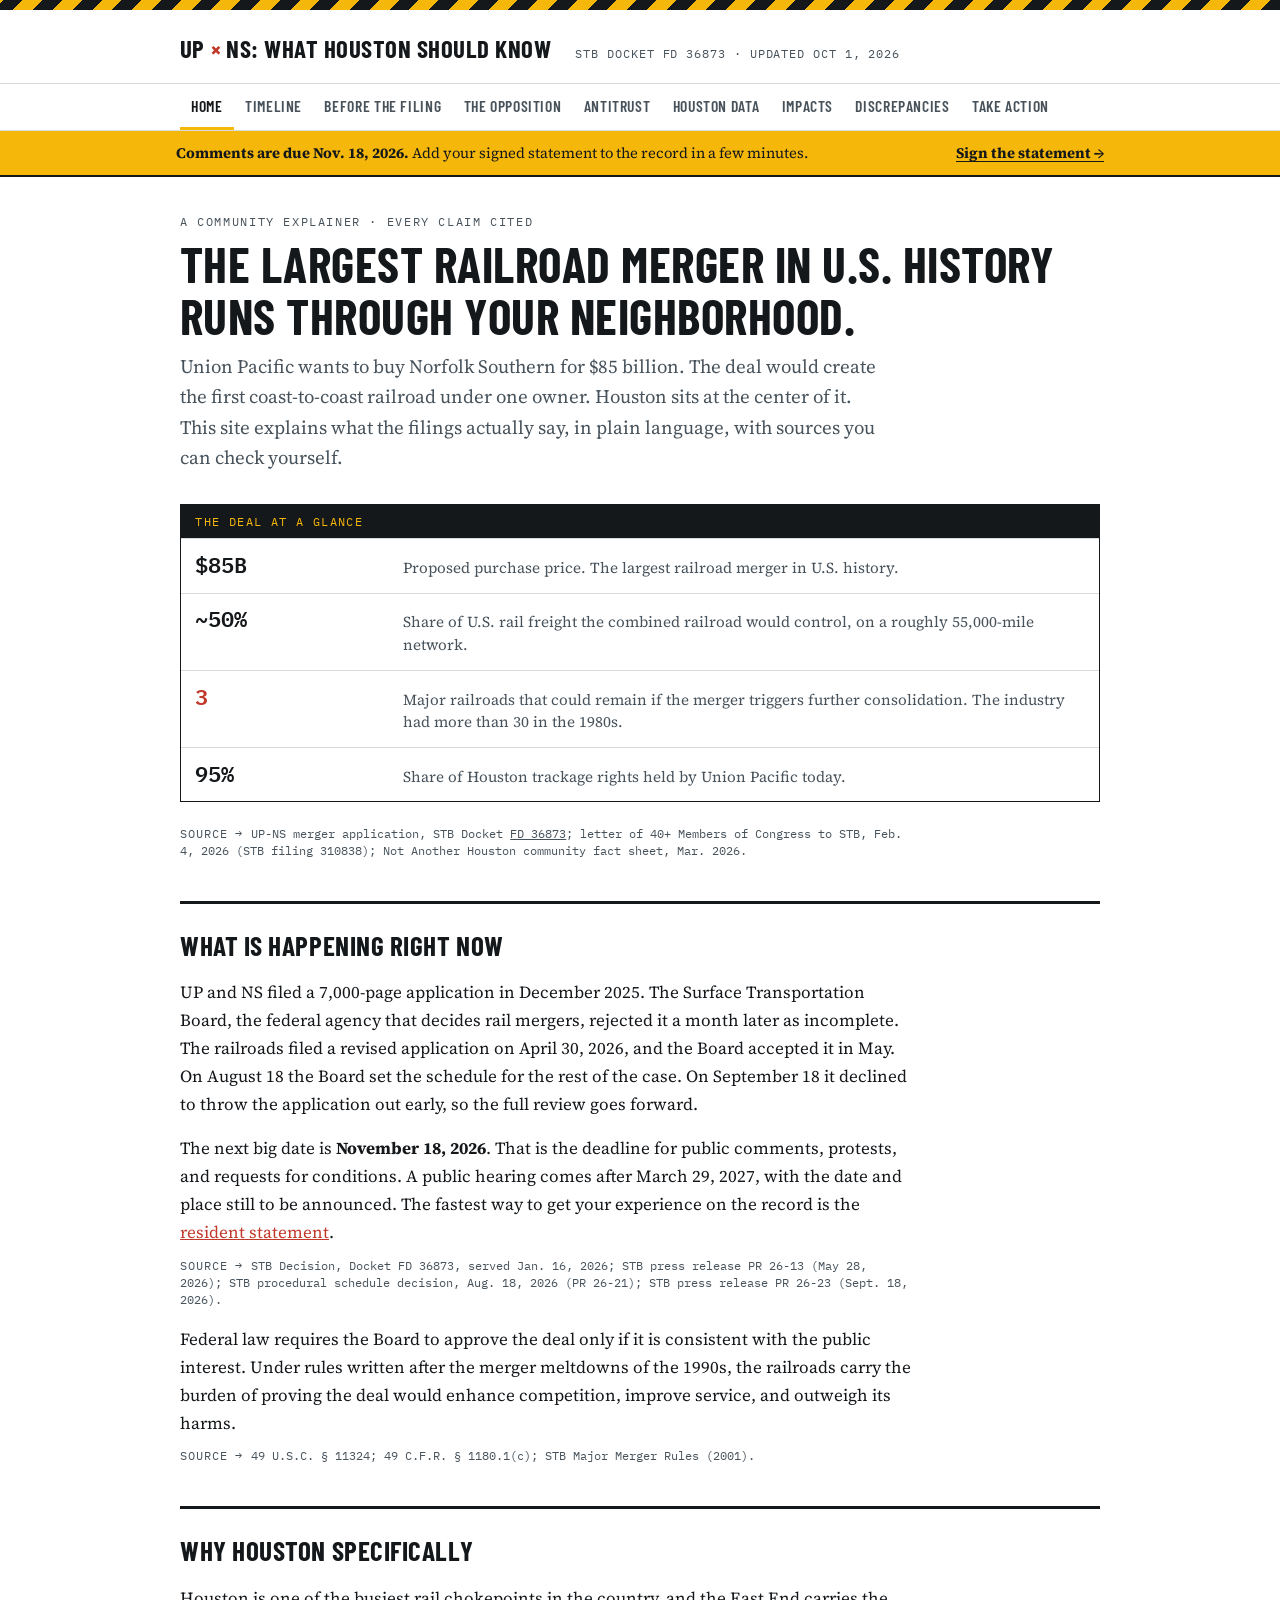
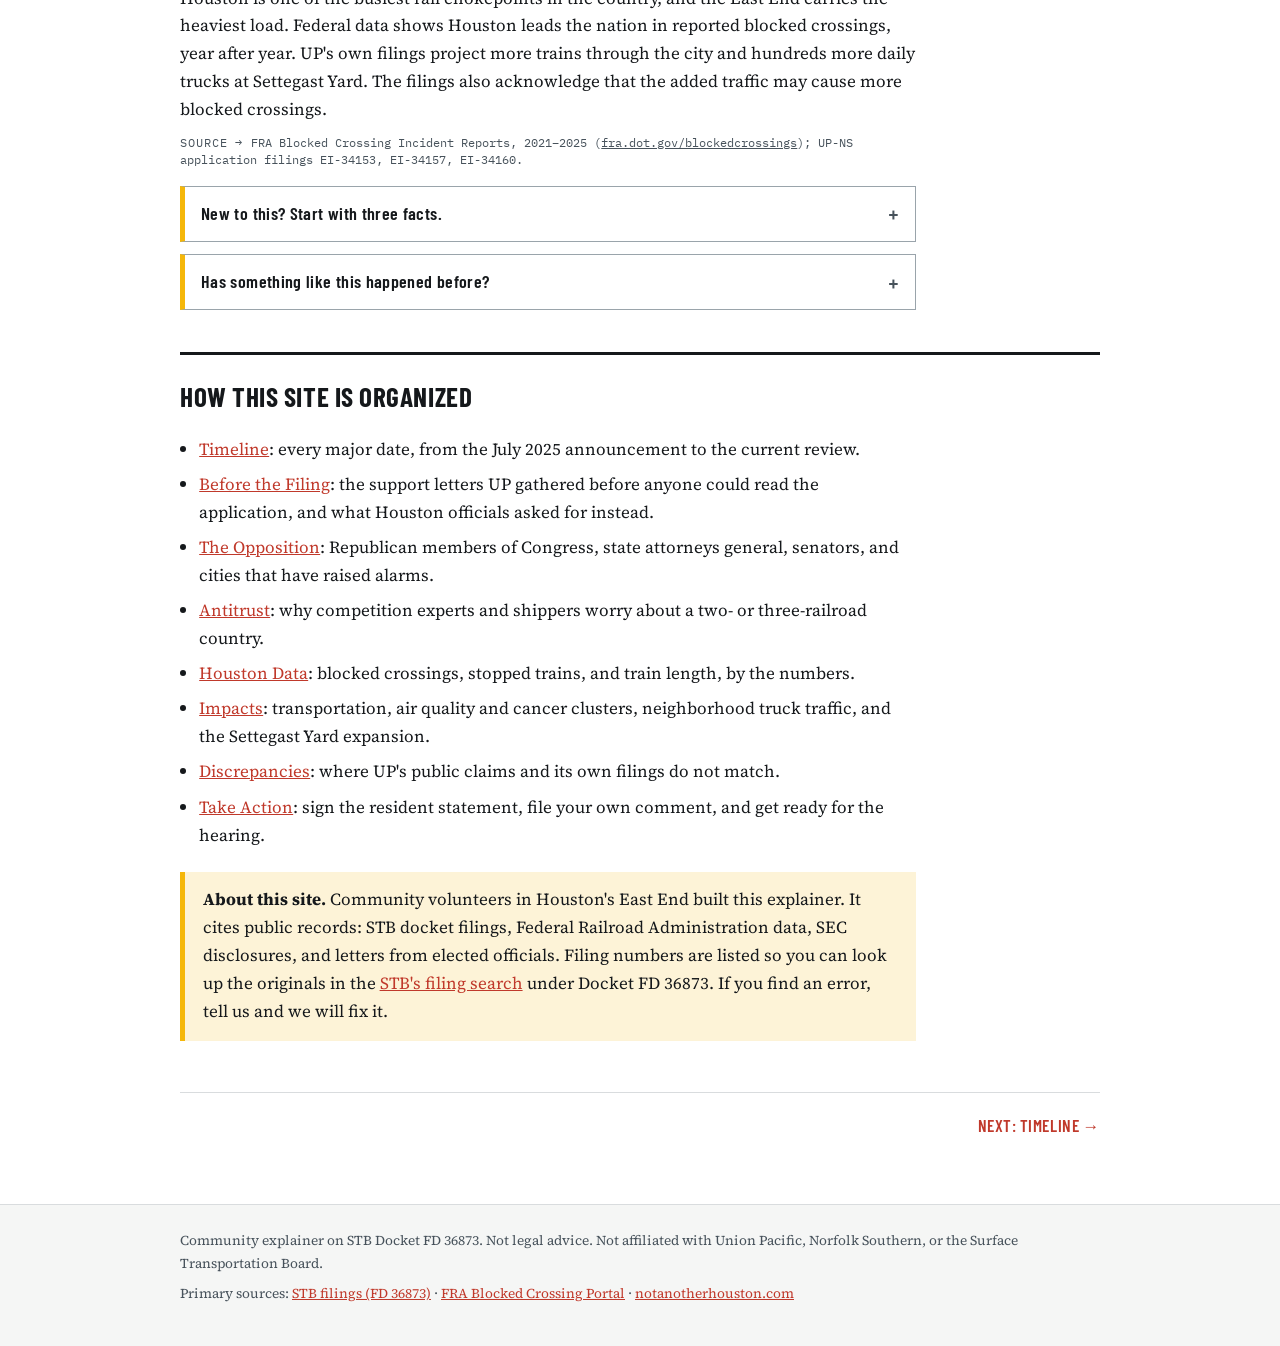
<file: index.html>
<!DOCTYPE html>
<html lang="en">
<head>
<meta charset="UTF-8">
<meta name="viewport" content="width=device-width, initial-scale=1.0">
<title>The UP-NS Merger, Explained | Houston</title>
<meta name="description" content="A plain-language, source-cited explainer on the proposed Union Pacific and Norfolk Southern merger and what it means for Houston.">
<link rel="preconnect" href="https://fonts.googleapis.com">
<link href="https://fonts.googleapis.com/css2?family=Barlow+Condensed:wght@600;700&family=IBM+Plex+Mono:wght@400;600&family=Source+Serif+4:ital,wght@0,400;0,600;1,400&display=swap" rel="stylesheet">
<link rel="stylesheet" href="styles.css">
</head>
<body>
<div class="hazard" aria-hidden="true"></div>
<header class="site">
  <div class="site-inner">
    <a class="wordmark" href="index.html">UP <span class="x">&times;</span> NS: What Houston Should Know</a>
    <span class="docket">STB DOCKET FD 36873 &middot; UPDATED OCT 1, 2026</span>
  </div>
</header>
<nav class="site" aria-label="Site">
  <ul>
    <li><a href="index.html" class="here">Home</a></li>
    <li><a href="timeline.html">Timeline</a></li>
    <li><a href="letters.html">Before the Filing</a></li>
    <li><a href="opposition.html">The Opposition</a></li>
    <li><a href="antitrust.html">Antitrust</a></li>
    <li><a href="houston-data.html">Houston Data</a></li>
    <li><a href="impacts.html">Impacts</a></li>
    <li><a href="discrepancies.html">Discrepancies</a></li>
    <li><a href="action.html">Take Action</a></li>
  </ul>
</nav>
<div class="cta-strip"><div class="cta-inner"><span><strong>Comments are due Nov. 18, 2026.</strong> Add your signed statement to the record in a few minutes.</span><a href="https://lindsaywil4.github.io/stb-statement/" rel="noopener">Sign the statement &rarr;</a></div></div>

<main>
  <p class="eyebrow">A community explainer &middot; Every claim cited</p>
  <h1>The largest railroad merger in U.S. history runs through your neighborhood.</h1>
  <p class="lede">Union Pacific wants to buy Norfolk Southern for $85 billion. The deal would create the first coast-to-coast railroad under one owner. Houston sits at the center of it. This site explains what the filings actually say, in plain language, with sources you can check yourself.</p>

  <div class="board">
    <div class="board-title">The deal at a glance</div>
    <div class="board-row">
      <span class="board-num">$85B</span>
      <span class="board-label">Proposed purchase price. The largest railroad merger in U.S. history.</span>
    </div>
    <div class="board-row">
      <span class="board-num">~50%</span>
      <span class="board-label">Share of U.S. rail freight the combined railroad would control, on a roughly 55,000-mile network.</span>
    </div>
    <div class="board-row">
      <span class="board-num red">3</span>
      <span class="board-label">Major railroads that could remain if the merger triggers further consolidation. The industry had more than 30 in the 1980s.</span>
    </div>
    <div class="board-row">
      <span class="board-num">95%</span>
      <span class="board-label">Share of Houston trackage rights held by Union Pacific today.</span>
    </div>
  </div>
  <span class="src">UP-NS merger application, STB Docket <a href="https://www.stb.gov/proceedings-actions/filings/" rel="noopener">FD 36873</a>; letter of 40+ Members of Congress to STB, Feb. 4, 2026 (STB filing 310838); Not Another Houston community fact sheet, Mar. 2026.</span>

  <h2>What is happening right now</h2>
  <p>UP and NS filed a 7,000-page application in December 2025. The Surface Transportation Board, the federal agency that decides rail mergers, rejected it a month later as incomplete. The railroads filed a revised application on April 30, 2026, and the Board accepted it in May. On August 18 the Board set the schedule for the rest of the case. On September 18 it declined to throw the application out early, so the full review goes forward.</p>
  <p>The next big date is <strong>November 18, 2026</strong>. That is the deadline for public comments, protests, and requests for conditions. A public hearing comes after March 29, 2027, with the date and place still to be announced. The fastest way to get your experience on the record is the <a href="https://lindsaywil4.github.io/stb-statement/" rel="noopener">resident statement</a>.</p>
  <span class="src">STB Decision, Docket FD 36873, served Jan. 16, 2026; STB press release PR 26-13 (May 28, 2026); STB procedural schedule decision, Aug. 18, 2026 (PR 26-21); STB press release PR 26-23 (Sept. 18, 2026).</span>

  <p>Federal law requires the Board to approve the deal only if it is consistent with the public interest. Under rules written after the merger meltdowns of the 1990s, the railroads carry the burden of proving the deal would enhance competition, improve service, and outweigh its harms.</p>
  <span class="src">49 U.S.C. &sect; 11324; 49 C.F.R. &sect; 1180.1(c); STB Major Merger Rules (2001).</span>

  <h2>Why Houston specifically</h2>
  <p>Houston is one of the busiest rail chokepoints in the country, and the East End carries the heaviest load. Federal data shows Houston leads the nation in reported blocked crossings, year after year. UP's own filings project more trains through the city and hundreds more daily trucks at Settegast Yard. The filings also acknowledge that the added traffic may cause more blocked crossings.</p>
  <span class="src">FRA Blocked Crossing Incident Reports, 2021&ndash;2025 (<a href="https://www.fra.dot.gov/blockedcrossings/" rel="noopener">fra.dot.gov/blockedcrossings</a>); UP-NS application filings EI-34153, EI-34157, EI-34160.</span>

  <details class="box">
    <summary>New to this? Start with three facts.</summary>
    <div class="body">
      <p><strong>1. Eastwood Street is the most-reported blocked crossing in the United States.</strong> It logged 937 complaints in 2025 alone. Nine of the ten most-reported crossings nationally in 2024 were East End UP crossings.</p>
      <p><strong>2. The merger adds traffic here.</strong> The railroads' latest tables, filed September 9, 2026, project activity at the Settegast intermodal yard rising 140% by Year 5, from 242 to 610 units a day. The rail lines feeding the East End carry about 33% more tonnage in the federal review's own dataset.</p>
      <p><strong>3. You can still be heard.</strong> The STB takes public comments through November 18, 2026. Houston officials have formally requested a public hearing here, and residents can <a href="https://lindsaywil4.github.io/stb-statement/" rel="noopener">sign a statement</a> that organizers file on the docket.</p>
      <span class="src">FRA Blocked Crossing Incident Reports, 2021&ndash;2025; UP-NS Master Data Tables, OEA filing EI-34309 (Sept. 9, 2026); OEA scoping dataset (Aug. 19, 2026); procedural comments of Houston officials, Oct.&ndash;Nov. 2025 (STB filings 310158, 310323, 310413, 310428, 310429).</span>
    </div>
  </details>

  <details class="box">
    <summary>Has something like this happened before?</summary>
    <div class="body">
      <p>Yes, and Houston remembers it. When UP acquired Southern Pacific in 1996, it promised efficiency and better service. Within months the combined network melted down. Trains backed up from Houston toward Chicago, plants along the Ship Channel curtailed operations, and the congestion took years to fully unwind. The episode pushed the STB to rewrite its merger rules in 2001 and raise the bar for future deals. Today's proposal is far larger than that one.</p>
      <span class="src">STB Major Merger Rules, 5 S.T.B. 539 (2001); Not Another Houston community fact sheet, Mar. 2026.</span>
    </div>
  </details>

  <h2>How this site is organized</h2>
  <ul class="plain">
    <li><a href="timeline.html">Timeline</a>: every major date, from the July 2025 announcement to the current review.</li>
    <li><a href="letters.html">Before the Filing</a>: the support letters UP gathered before anyone could read the application, and what Houston officials asked for instead.</li>
    <li><a href="opposition.html">The Opposition</a>: Republican members of Congress, state attorneys general, senators, and cities that have raised alarms.</li>
    <li><a href="antitrust.html">Antitrust</a>: why competition experts and shippers worry about a two- or three-railroad country.</li>
    <li><a href="houston-data.html">Houston Data</a>: blocked crossings, stopped trains, and train length, by the numbers.</li>
    <li><a href="impacts.html">Impacts</a>: transportation, air quality and cancer clusters, neighborhood truck traffic, and the Settegast Yard expansion.</li>
    <li><a href="discrepancies.html">Discrepancies</a>: where UP's public claims and its own filings do not match.</li>
    <li><a href="action.html">Take Action</a>: sign the resident statement, file your own comment, and get ready for the hearing.</li>
  </ul>

  <div class="note">
    <p><strong>About this site.</strong> Community volunteers in Houston's East End built this explainer. It cites public records: STB docket filings, Federal Railroad Administration data, SEC disclosures, and letters from elected officials. Filing numbers are listed so you can look up the originals in the <a href="https://www.stb.gov/proceedings-actions/filings/" rel="noopener">STB's filing search</a> under Docket FD 36873. If you find an error, tell us and we will fix it.</p>
  </div>

  <div class="pager">
    <span></span>
    <a href="timeline.html">Next: Timeline &rarr;</a>
  </div>
</main>

<footer class="site">
  <div class="footer-inner">
    <p>Community explainer on STB Docket FD 36873. Not legal advice. Not affiliated with Union Pacific, Norfolk Southern, or the Surface Transportation Board.</p>
    <p>Primary sources: <a href="https://www.stb.gov/proceedings-actions/filings/" rel="noopener">STB filings (FD 36873)</a> &middot; <a href="https://www.fra.dot.gov/blockedcrossings/" rel="noopener">FRA Blocked Crossing Portal</a> &middot; <a href="https://notanotherhouston.com" rel="noopener">notanotherhouston.com</a></p>
  </div>
</footer>
</body>
</html>
</file>
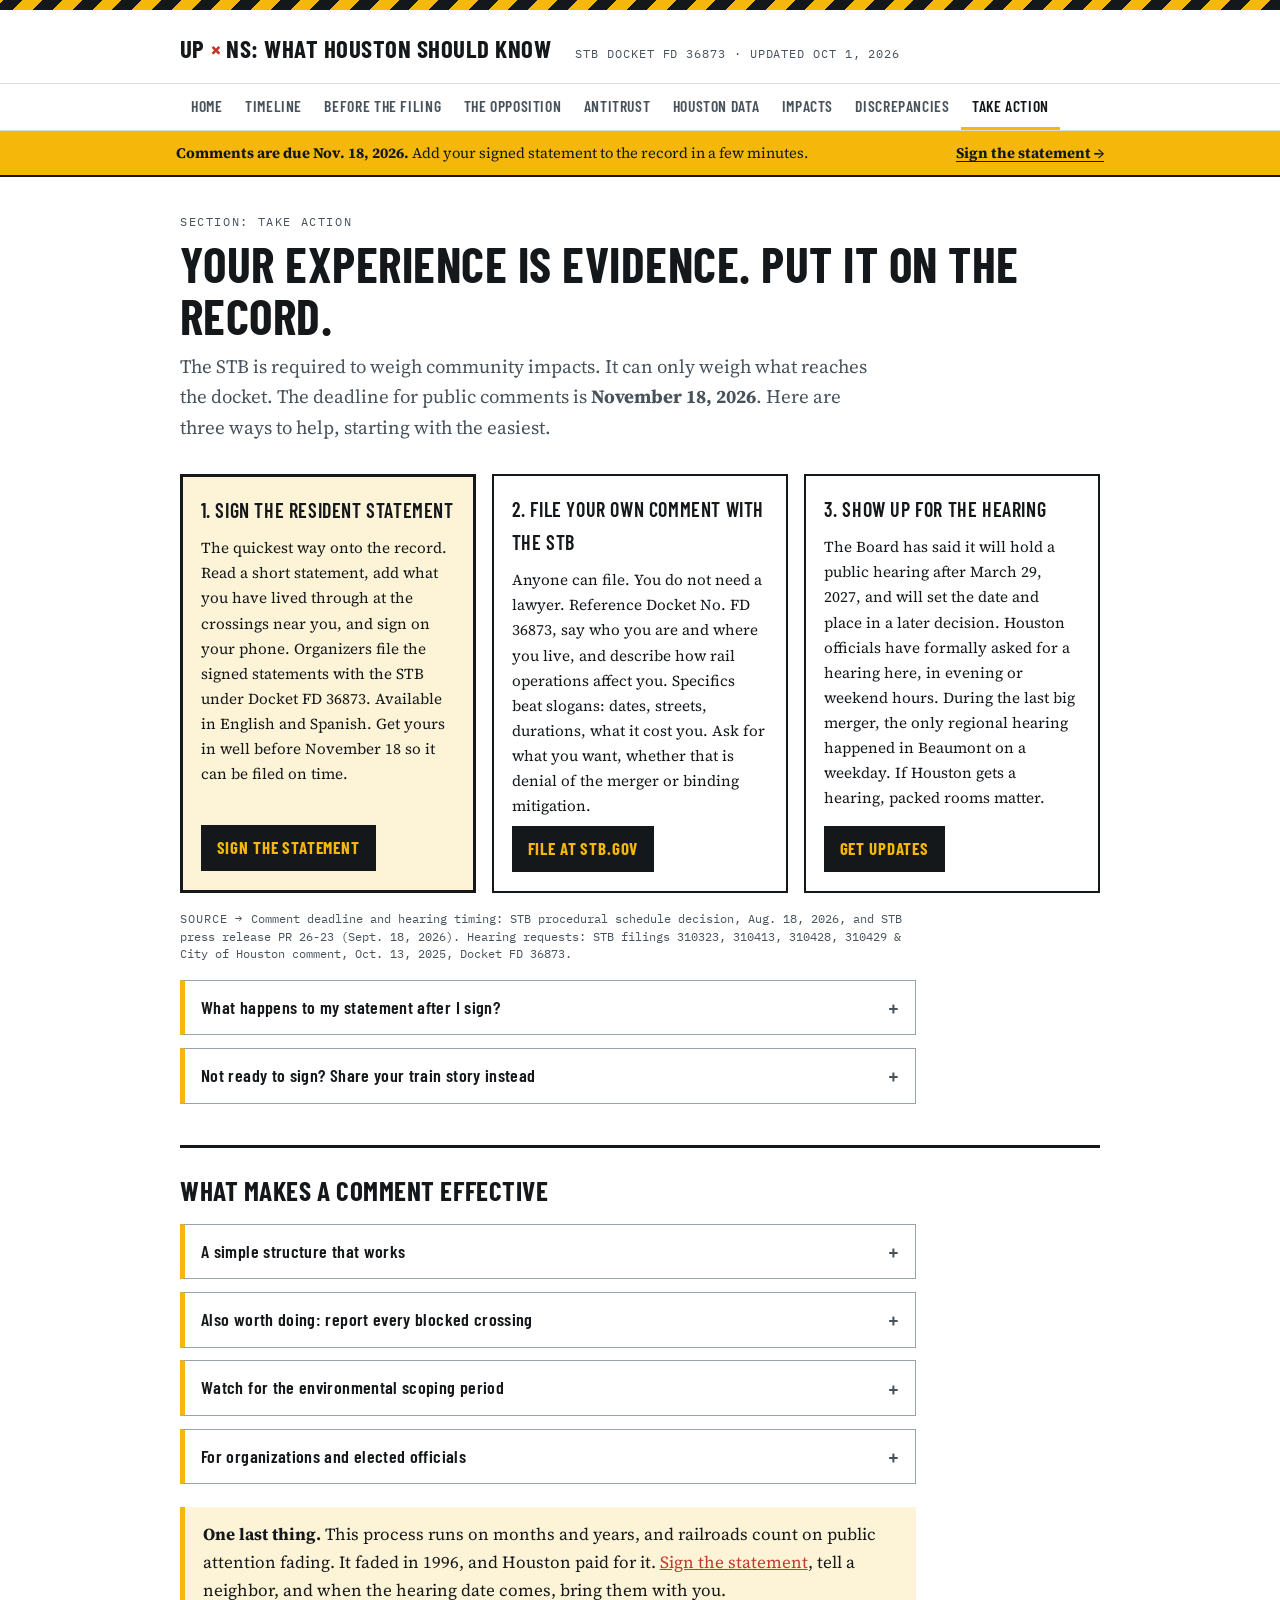
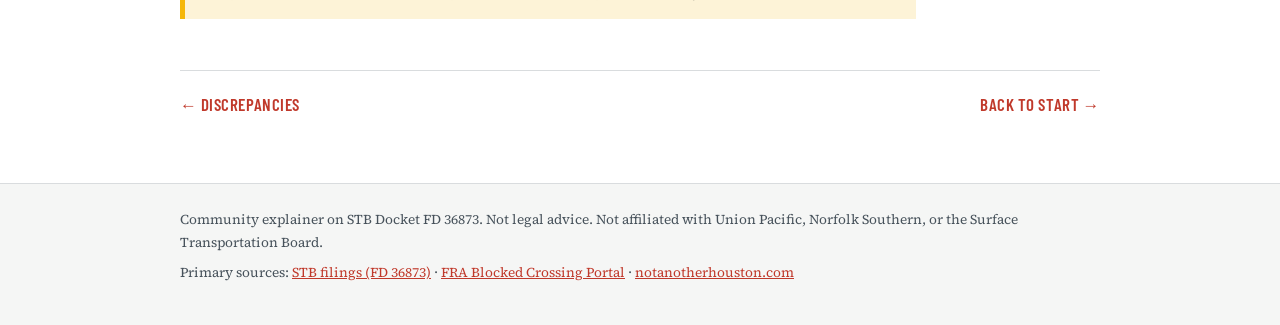
<file: action.html>
<!DOCTYPE html>
<html lang="en">
<head>
<meta charset="UTF-8">
<meta name="viewport" content="width=device-width, initial-scale=1.0">
<title>Take Action | The UP-NS Merger, Explained</title>
<link rel="preconnect" href="https://fonts.googleapis.com">
<link href="https://fonts.googleapis.com/css2?family=Barlow+Condensed:wght@600;700&family=IBM+Plex+Mono:wght@400;600&family=Source+Serif+4:ital,wght@0,400;0,600;1,400&display=swap" rel="stylesheet">
<link rel="stylesheet" href="styles.css">
</head>
<body>
<div class="hazard" aria-hidden="true"></div>
<header class="site">
  <div class="site-inner">
    <a class="wordmark" href="index.html">UP <span class="x">&times;</span> NS: What Houston Should Know</a>
    <span class="docket">STB DOCKET FD 36873 &middot; UPDATED OCT 1, 2026</span>
  </div>
</header>
<nav class="site" aria-label="Site">
  <ul>
    <li><a href="index.html">Home</a></li>
    <li><a href="timeline.html">Timeline</a></li>
    <li><a href="letters.html">Before the Filing</a></li>
    <li><a href="opposition.html">The Opposition</a></li>
    <li><a href="antitrust.html">Antitrust</a></li>
    <li><a href="houston-data.html">Houston Data</a></li>
    <li><a href="impacts.html">Impacts</a></li>
    <li><a href="discrepancies.html">Discrepancies</a></li>
    <li><a href="action.html" class="here">Take Action</a></li>
  </ul>
</nav>
<div class="cta-strip"><div class="cta-inner"><span><strong>Comments are due Nov. 18, 2026.</strong> Add your signed statement to the record in a few minutes.</span><a href="https://lindsaywil4.github.io/stb-statement/" rel="noopener">Sign the statement &rarr;</a></div></div>

<main>
  <p class="eyebrow">Section: Take Action</p>
  <h1>Your experience is evidence. Put it on the record.</h1>
  <p class="lede">The STB is required to weigh community impacts. It can only weigh what reaches the docket. The deadline for public comments is <strong>November 18, 2026</strong>. Here are three ways to help, starting with the easiest.</p>

  <div class="actions">
    <div class="action-card primary">
      <h3>1. Sign the resident statement</h3>
      <p>The quickest way onto the record. Read a short statement, add what you have lived through at the crossings near you, and sign on your phone. Organizers file the signed statements with the STB under Docket FD 36873. Available in English and Spanish. Get yours in well before November 18 so it can be filed on time.</p>
      <a class="btn" href="https://lindsaywil4.github.io/stb-statement/" rel="noopener">Sign the statement</a>
    </div>
    <div class="action-card">
      <h3>2. File your own comment with the STB</h3>
      <p>Anyone can file. You do not need a lawyer. Reference Docket No. FD 36873, say who you are and where you live, and describe how rail operations affect you. Specifics beat slogans: dates, streets, durations, what it cost you. Ask for what you want, whether that is denial of the merger or binding mitigation.</p>
      <a class="btn" href="https://www.stb.gov/proceedings-actions/e-filing/" rel="noopener">File at stb.gov</a>
    </div>
    <div class="action-card">
      <h3>3. Show up for the hearing</h3>
      <p>The Board has said it will hold a public hearing after March 29, 2027, and will set the date and place in a later decision. Houston officials have formally asked for a hearing here, in evening or weekend hours. During the last big merger, the only regional hearing happened in Beaumont on a weekday. If Houston gets a hearing, packed rooms matter.</p>
      <a class="btn" href="https://notanotherhouston.com" rel="noopener">Get updates</a>
    </div>
  </div>
  <span class="src">Comment deadline and hearing timing: STB procedural schedule decision, Aug. 18, 2026, and STB press release PR 26-23 (Sept. 18, 2026). Hearing requests: STB filings 310323, 310413, 310428, 310429 &amp; City of Houston comment, Oct. 13, 2025, Docket FD 36873.</span>

  <details class="box">
    <summary>What happens to my statement after I sign?</summary>
    <div class="body">
      <p>Your signed statement goes to the organizers, who compile statements and file them with the Surface Transportation Board. Your name, address, and statement will appear on the public docket, the same as any filing. Your email and phone number stay private and are used only by organizers to follow up. The form also lets you say whether you would speak at a hearing or with reporters.</p>
      <span class="src">FD 36873 resident statement page, <a href="https://lindsaywil4.github.io/stb-statement/" rel="noopener">lindsaywil4.github.io/stb-statement</a>.</span>
    </div>
  </details>

  <details class="box">
    <summary>Not ready to sign? Share your train story instead</summary>
    <div class="body">
      <p>Missed a shift because of a stopped train? Watched kids climb through railcars? Waited behind a blocked crossing with an ambulance? <a href="https://forms.gle/QLL96H87JeyrFTNm8" rel="noopener">Tell us what happened.</a> Organizers collect resident stories and can follow up with you about adding yours to the record.</p>
    </div>
  </details>

  <h2>What makes a comment effective</h2>
  <details class="box">
    <summary>A simple structure that works</summary>
    <div class="body">
      <p><strong>Who you are.</strong> Name, neighborhood, and your connection to the rail corridor. "I live two blocks from the Eastwood Street crossing" carries weight.</p>
      <p><strong>What you experience.</strong> Concrete incidents with dates and durations. The FRA data shows the pattern; your story makes it real.</p>
      <p><strong>What you are asking for.</strong> Examples officials have already requested: a Houston public hearing, a full system impact study including secondary lines, environmental review of the East End crossings and Settegast truck routes, grade separation funding, quiet zones, and enforceable limits on train length and idling in residential areas.</p>
      <span class="src">Requests drawn from City of Houston comment, Oct. 13, 2025, and Commissioner Adrian Garcia comment (filing 310429).</span>
    </div>
  </details>

  <details class="box">
    <summary>Also worth doing: report every blocked crossing</summary>
    <div class="body">
      <p>Report blockages to the FRA portal at <a href="https://www.fra.dot.gov/blockedcrossings/" rel="noopener">fra.dot.gov/blockedcrossings</a> every time they happen. The crossing ID is posted on the blue sign at each crossing. This data built the national record that now anchors Houston's case. Underreporting shrinks the record; consistent reporting grows it.</p>
    </div>
  </details>

  <details class="box">
    <summary>Watch for the environmental scoping period</summary>
    <div class="body">
      <p>The environmental review runs on its own track. Its preliminary consultation closed September 21, 2026. Formal scoping opens when the Board's Office of Environmental Analysis publishes a Notice of Intent to prepare an Environmental Impact Statement, followed by a comment period and public meetings. No date is set yet. That window decides which crossings and truck routes get studied, so it matters as much as the November deadline. Check the <a href="https://www.stb.gov/upns-eis-fd36873/" rel="noopener">EIS website</a> or this page for the announcement.</p>
      <span class="src">STB UP-NS Environmental Review website (accessed Oct. 1, 2026); OEA preliminary consultation letters EO-4115&ndash;4117 (Aug. 19, 2026).</span>
    </div>
  </details>

  <details class="box">
    <summary>For organizations and elected officials</summary>
    <div class="body">
      <p>The deadline to become a party of record passed on September 30, 2026. Anyone can still file comments, protests, and requests for conditions by November 18, 2026. Parties of record can also take part in the February 2027 response round and the final briefs. If your organization signed a pre-application support letter without board review, you can file a comment clarifying or withdrawing your position. A Houston shipper and an Ohio Senate leader have already done so.</p>
      <span class="src">STB procedural schedule decision, Aug. 18, 2026, as extended Aug. 31, 2026; STB filings 310831, 312103, Docket FD 36873.</span>
    </div>
  </details>

  <div class="note">
    <p><strong>One last thing.</strong> This process runs on months and years, and railroads count on public attention fading. It faded in 1996, and Houston paid for it. <a href="https://lindsaywil4.github.io/stb-statement/" rel="noopener">Sign the statement</a>, tell a neighbor, and when the hearing date comes, bring them with you.</p>
  </div>

  <div class="pager">
    <a href="discrepancies.html">&larr; Discrepancies</a>
    <a href="index.html">Back to start &rarr;</a>
  </div>
</main>

<footer class="site">
  <div class="footer-inner">
    <p>Community explainer on STB Docket FD 36873. Not legal advice. Not affiliated with Union Pacific, Norfolk Southern, or the Surface Transportation Board.</p>
    <p>Primary sources: <a href="https://www.stb.gov/proceedings-actions/filings/" rel="noopener">STB filings (FD 36873)</a> &middot; <a href="https://www.fra.dot.gov/blockedcrossings/" rel="noopener">FRA Blocked Crossing Portal</a> &middot; <a href="https://notanotherhouston.com" rel="noopener">notanotherhouston.com</a></p>
  </div>
</footer>
</body>
</html>
</file>
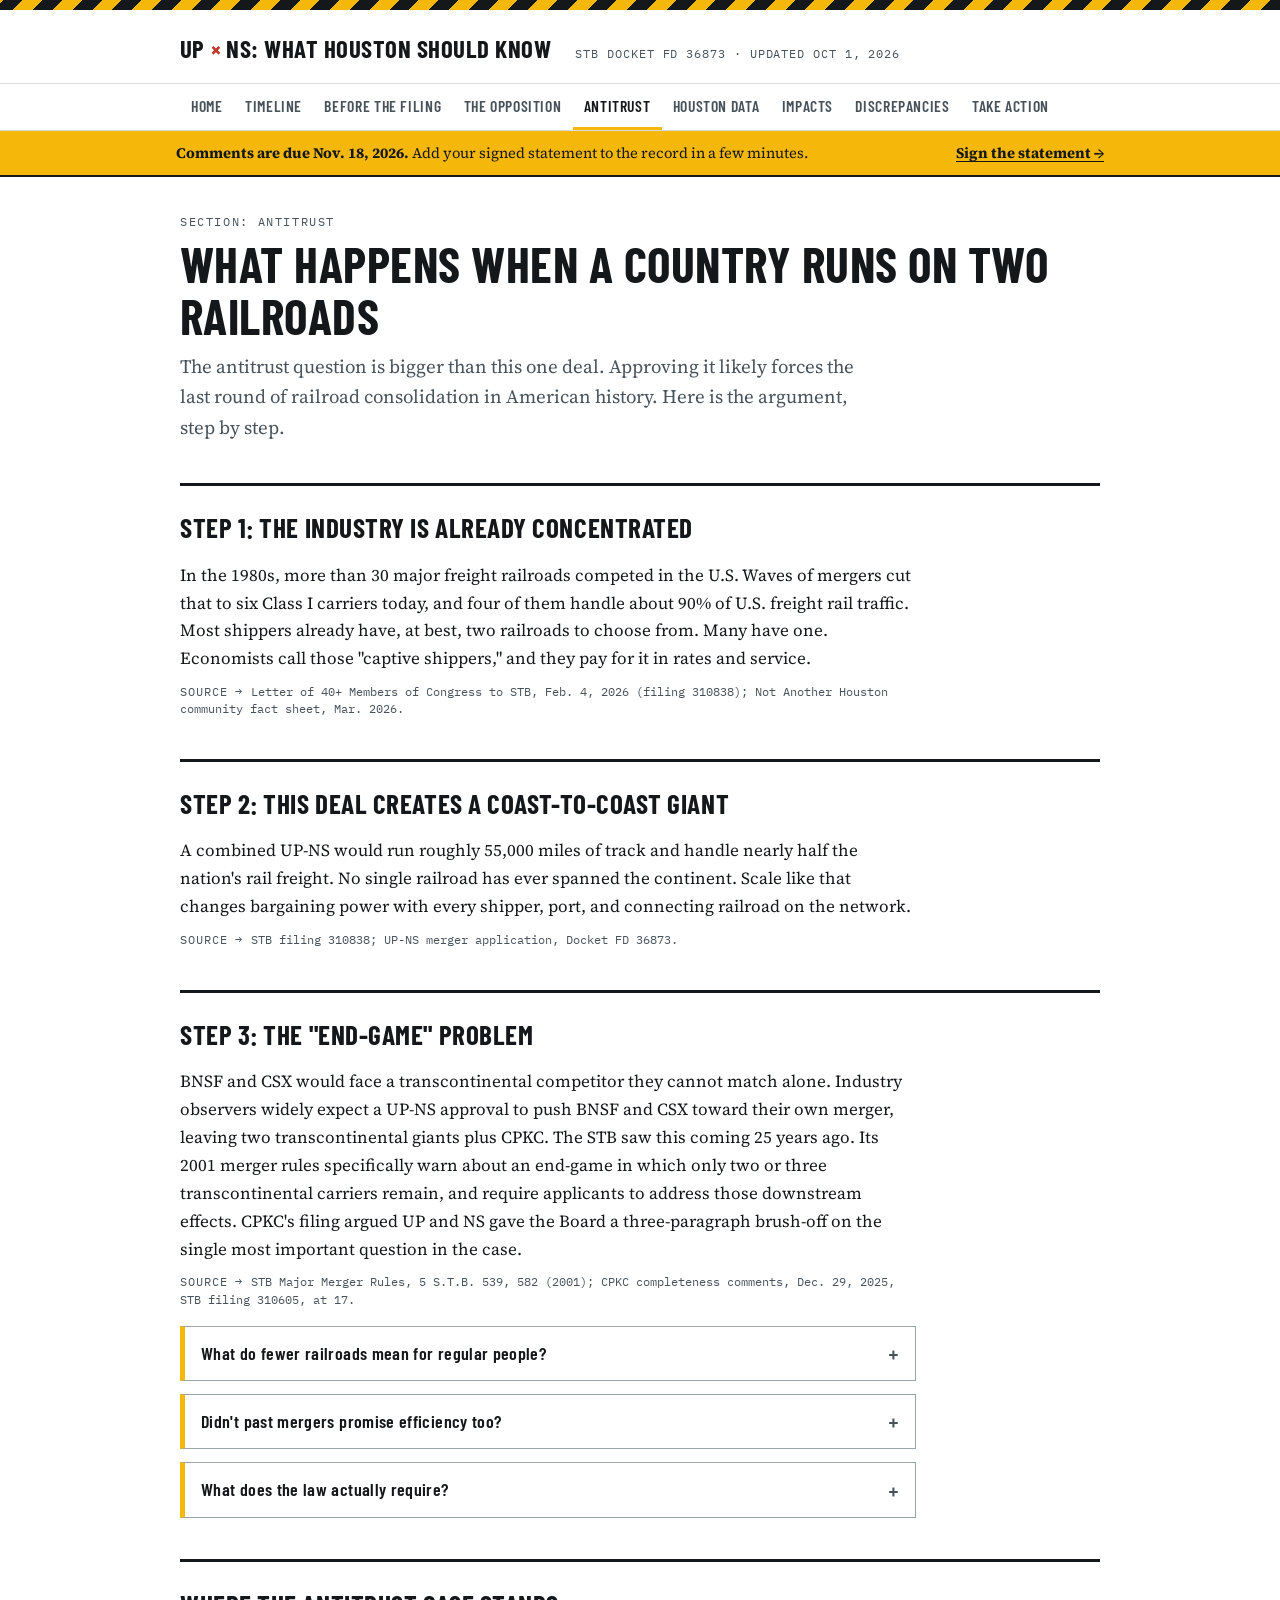
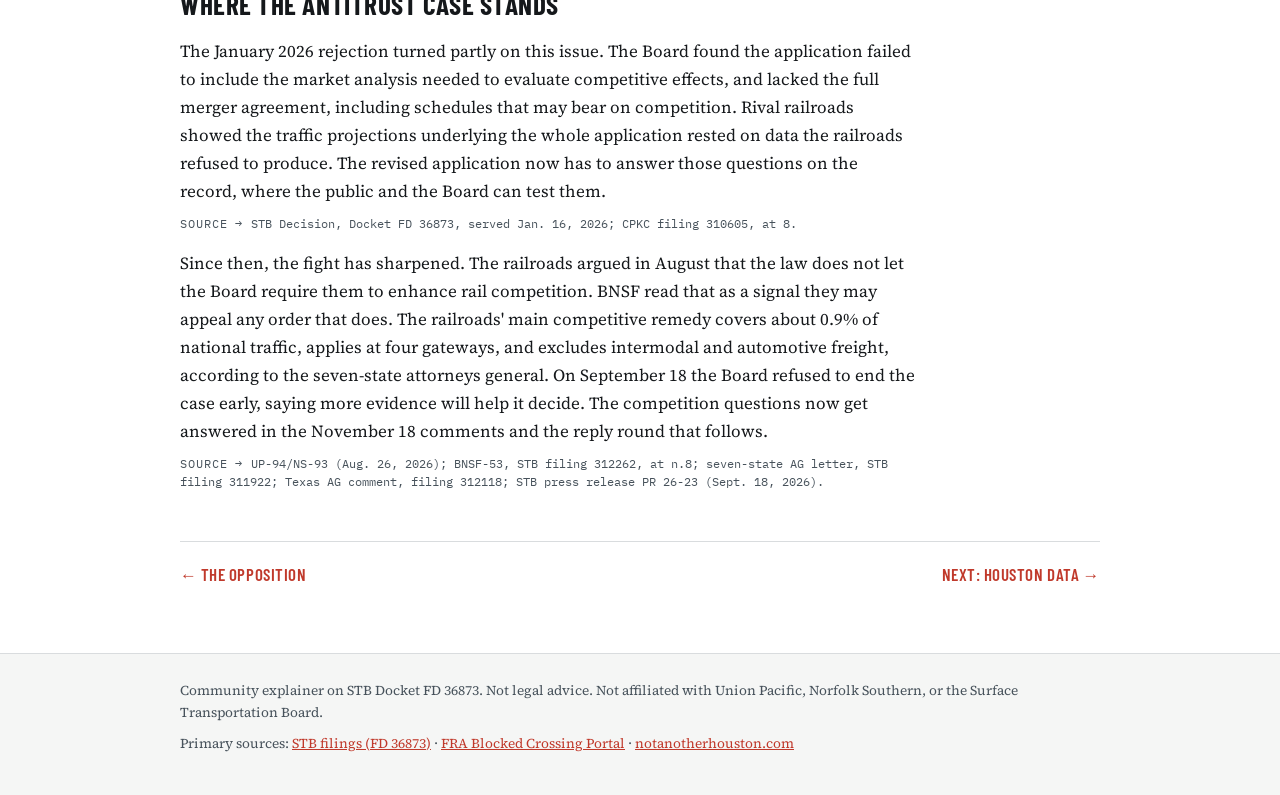
<file: antitrust.html>
<!DOCTYPE html>
<html lang="en">
<head>
<meta charset="UTF-8">
<meta name="viewport" content="width=device-width, initial-scale=1.0">
<title>Antitrust | The UP-NS Merger, Explained</title>
<link rel="preconnect" href="https://fonts.googleapis.com">
<link href="https://fonts.googleapis.com/css2?family=Barlow+Condensed:wght@600;700&family=IBM+Plex+Mono:wght@400;600&family=Source+Serif+4:ital,wght@0,400;0,600;1,400&display=swap" rel="stylesheet">
<link rel="stylesheet" href="styles.css">
</head>
<body>
<div class="hazard" aria-hidden="true"></div>
<header class="site">
  <div class="site-inner">
    <a class="wordmark" href="index.html">UP <span class="x">&times;</span> NS: What Houston Should Know</a>
    <span class="docket">STB DOCKET FD 36873 &middot; UPDATED OCT 1, 2026</span>
  </div>
</header>
<nav class="site" aria-label="Site">
  <ul>
    <li><a href="index.html">Home</a></li>
    <li><a href="timeline.html">Timeline</a></li>
    <li><a href="letters.html">Before the Filing</a></li>
    <li><a href="opposition.html">The Opposition</a></li>
    <li><a href="antitrust.html" class="here">Antitrust</a></li>
    <li><a href="houston-data.html">Houston Data</a></li>
    <li><a href="impacts.html">Impacts</a></li>
    <li><a href="discrepancies.html">Discrepancies</a></li>
    <li><a href="action.html">Take Action</a></li>
  </ul>
</nav>
<div class="cta-strip"><div class="cta-inner"><span><strong>Comments are due Nov. 18, 2026.</strong> Add your signed statement to the record in a few minutes.</span><a href="https://lindsaywil4.github.io/stb-statement/" rel="noopener">Sign the statement &rarr;</a></div></div>

<main>
  <p class="eyebrow">Section: Antitrust</p>
  <h1>What happens when a country runs on two railroads</h1>
  <p class="lede">The antitrust question is bigger than this one deal. Approving it likely forces the last round of railroad consolidation in American history. Here is the argument, step by step.</p>

  <h2>Step 1: The industry is already concentrated</h2>
  <p>In the 1980s, more than 30 major freight railroads competed in the U.S. Waves of mergers cut that to six Class I carriers today, and four of them handle about 90% of U.S. freight rail traffic. Most shippers already have, at best, two railroads to choose from. Many have one. Economists call those "captive shippers," and they pay for it in rates and service.</p>
  <span class="src">Letter of 40+ Members of Congress to STB, Feb. 4, 2026 (filing 310838); Not Another Houston community fact sheet, Mar. 2026.</span>

  <h2>Step 2: This deal creates a coast-to-coast giant</h2>
  <p>A combined UP-NS would run roughly 55,000 miles of track and handle nearly half the nation's rail freight. No single railroad has ever spanned the continent. Scale like that changes bargaining power with every shipper, port, and connecting railroad on the network.</p>
  <span class="src">STB filing 310838; UP-NS merger application, Docket FD 36873.</span>

  <h2>Step 3: The "end-game" problem</h2>
  <p>BNSF and CSX would face a transcontinental competitor they cannot match alone. Industry observers widely expect a UP-NS approval to push BNSF and CSX toward their own merger, leaving two transcontinental giants plus CPKC. The STB saw this coming 25 years ago. Its 2001 merger rules specifically warn about an end-game in which only two or three transcontinental carriers remain, and require applicants to address those downstream effects. CPKC's filing argued UP and NS gave the Board a three-paragraph brush-off on the single most important question in the case.</p>
  <span class="src">STB Major Merger Rules, 5 S.T.B. 539, 582 (2001); CPKC completeness comments, Dec. 29, 2025, STB filing 310605, at 17.</span>

  <details class="box">
    <summary>What do fewer railroads mean for regular people?</summary>
    <div class="body">
      <p>Freight rates ripple through everything. Grain, chemicals, cars, fuel, and consumer goods all move by rail. When shippers lose competitive options, rates rise and service slips, and those costs land in grocery stores and utility bills. The nine Republican attorneys general made exactly this argument: concentration means higher prices, lower reliability, and less innovation, paid for by American manufacturers and consumers.</p>
      <span class="src">Letter of nine state attorneys general, Nov. 14, 2025, STB filing 310163.</span>
    </div>
  </details>

  <details class="box">
    <summary>Didn't past mergers promise efficiency too?</summary>
    <div class="body">
      <p>Every one of them did. The 1996 UP-Southern Pacific merger promised improved service and delivered a months-long meltdown centered on Houston, with trains backed up across the western U.S. and billions in economic damage. The 1997-99 Conrail split caused its own service crisis in the East. Complaints from shippers, workers, and divided communities after those deals are why the Board rewrote its rules in 2001 to demand that new mergers enhance competition, and why merger applicants now bear a heavier burden of proof.</p>
      <span class="src">STB Major Merger Rules, 5 S.T.B. at 546; letter of 40+ Members of Congress, Feb. 4, 2026 (filing 310838).</span>
    </div>
  </details>

  <details class="box">
    <summary>What does the law actually require?</summary>
    <div class="body">
      <p>The Board can approve a major merger only if it is consistent with the public interest. Its regulations say mergers serve that interest only when substantial, demonstrable gains in service, safety, competition, and efficiency outweigh anticompetitive effects, service disruption risks, and other harms. The railroads must prove the benefits. The public does not have to prove the harms.</p>
      <span class="src">49 U.S.C. &sect; 11324; 49 C.F.R. &sect; 1180.1(c).</span>
    </div>
  </details>

  <h2>Where the antitrust case stands</h2>
  <p>The January 2026 rejection turned partly on this issue. The Board found the application failed to include the market analysis needed to evaluate competitive effects, and lacked the full merger agreement, including schedules that may bear on competition. Rival railroads showed the traffic projections underlying the whole application rested on data the railroads refused to produce. The revised application now has to answer those questions on the record, where the public and the Board can test them.</p>
  <span class="src">STB Decision, Docket FD 36873, served Jan. 16, 2026; CPKC filing 310605, at 8.</span>

  <p>Since then, the fight has sharpened. The railroads argued in August that the law does not let the Board require them to enhance rail competition. BNSF read that as a signal they may appeal any order that does. The railroads' main competitive remedy covers about 0.9% of national traffic, applies at four gateways, and excludes intermodal and automotive freight, according to the seven-state attorneys general. On September 18 the Board refused to end the case early, saying more evidence will help it decide. The competition questions now get answered in the November 18 comments and the reply round that follows.</p>
  <span class="src">UP-94/NS-93 (Aug. 26, 2026); BNSF-53, STB filing 312262, at n.8; seven-state AG letter, STB filing 311922; Texas AG comment, filing 312118; STB press release PR 26-23 (Sept. 18, 2026).</span>

  <div class="pager">
    <a href="opposition.html">&larr; The Opposition</a>
    <a href="houston-data.html">Next: Houston Data &rarr;</a>
  </div>
</main>

<footer class="site">
  <div class="footer-inner">
    <p>Community explainer on STB Docket FD 36873. Not legal advice. Not affiliated with Union Pacific, Norfolk Southern, or the Surface Transportation Board.</p>
    <p>Primary sources: <a href="https://www.stb.gov/proceedings-actions/filings/" rel="noopener">STB filings (FD 36873)</a> &middot; <a href="https://www.fra.dot.gov/blockedcrossings/" rel="noopener">FRA Blocked Crossing Portal</a> &middot; <a href="https://notanotherhouston.com" rel="noopener">notanotherhouston.com</a></p>
  </div>
</footer>
</body>
</html>
</file>
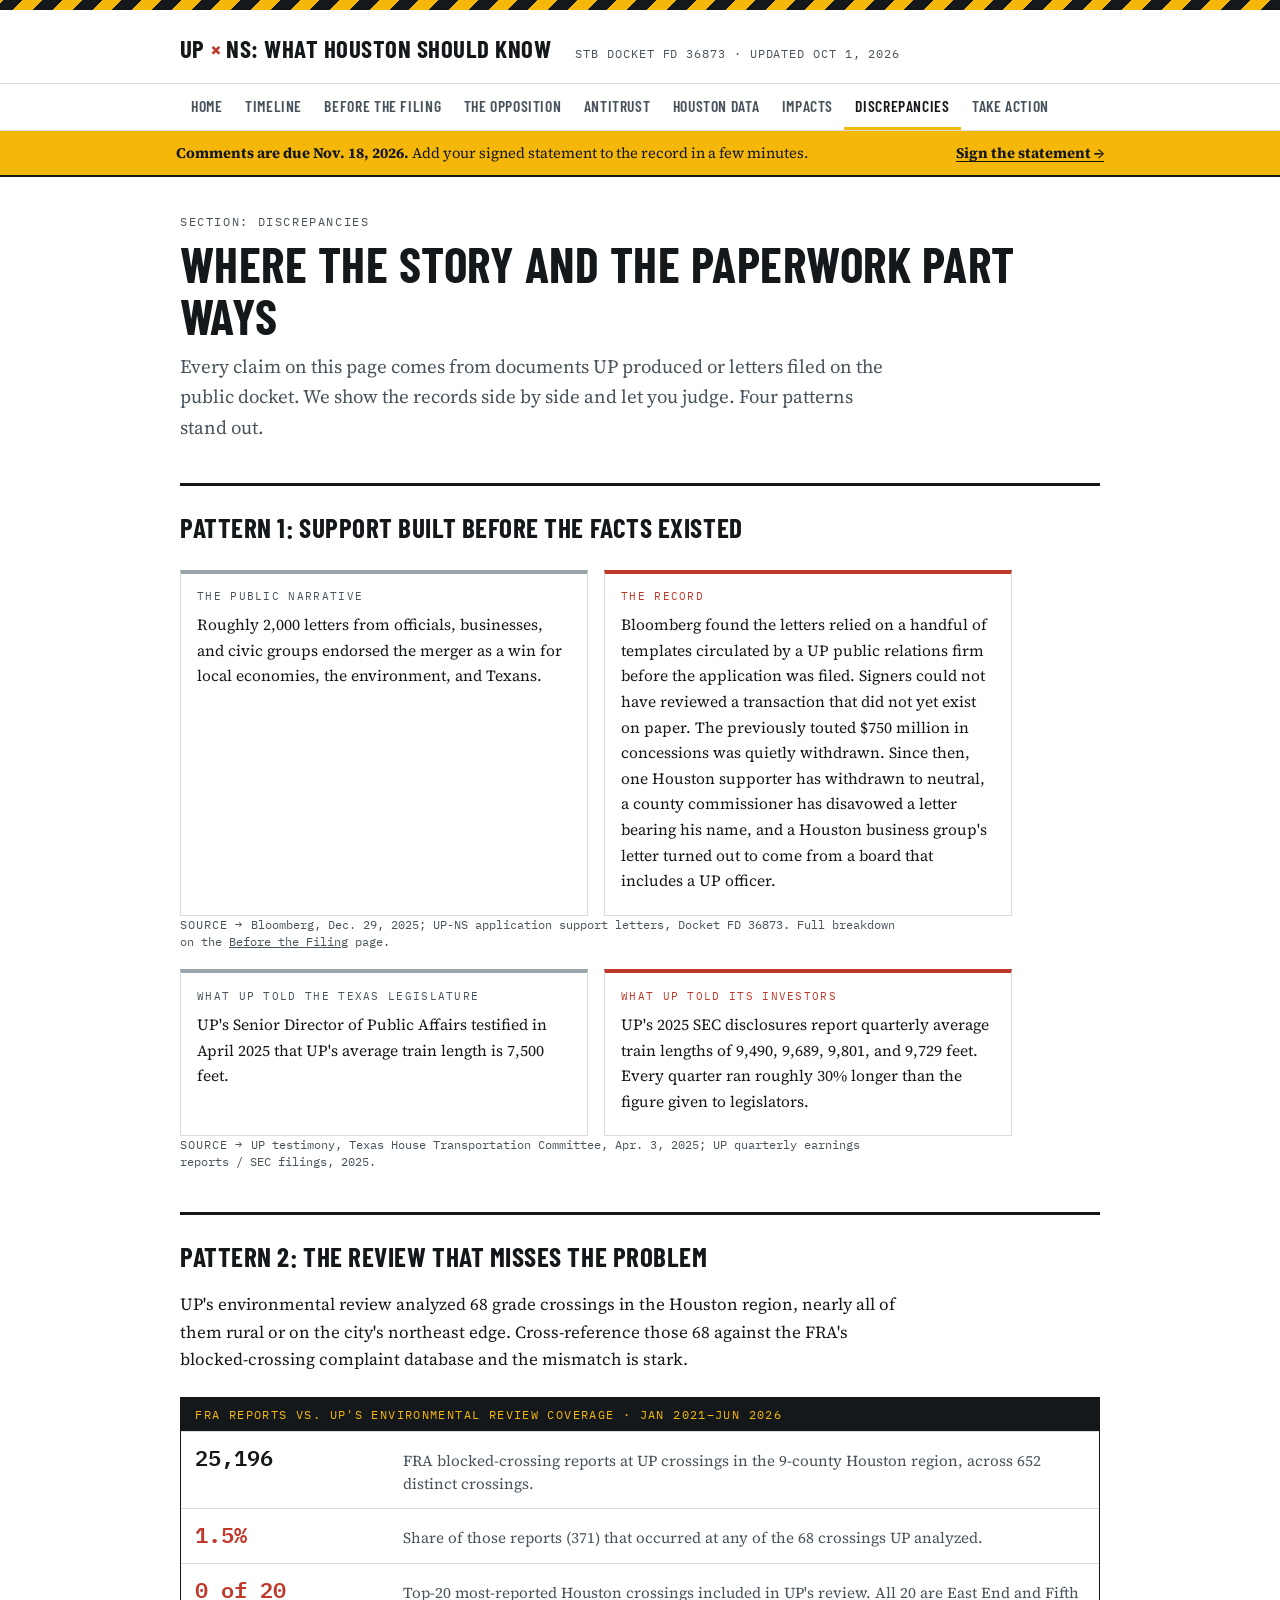
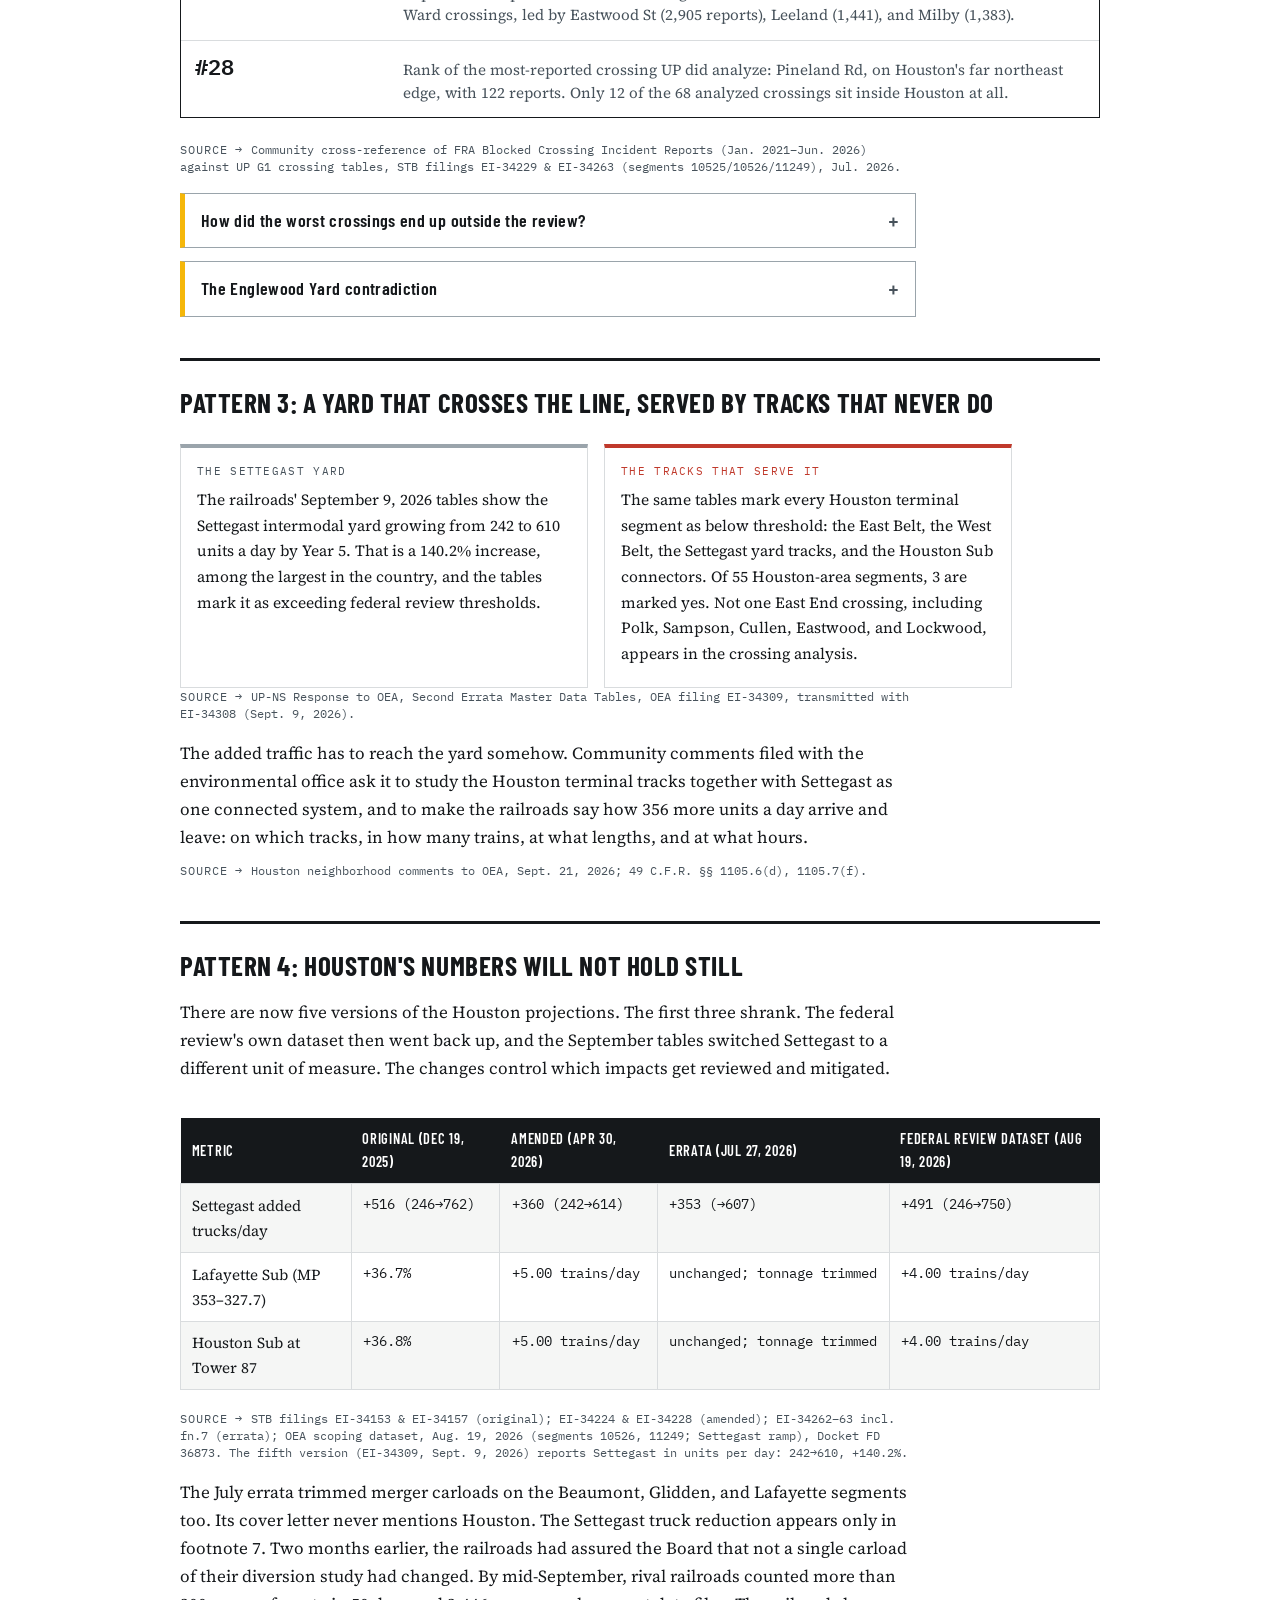
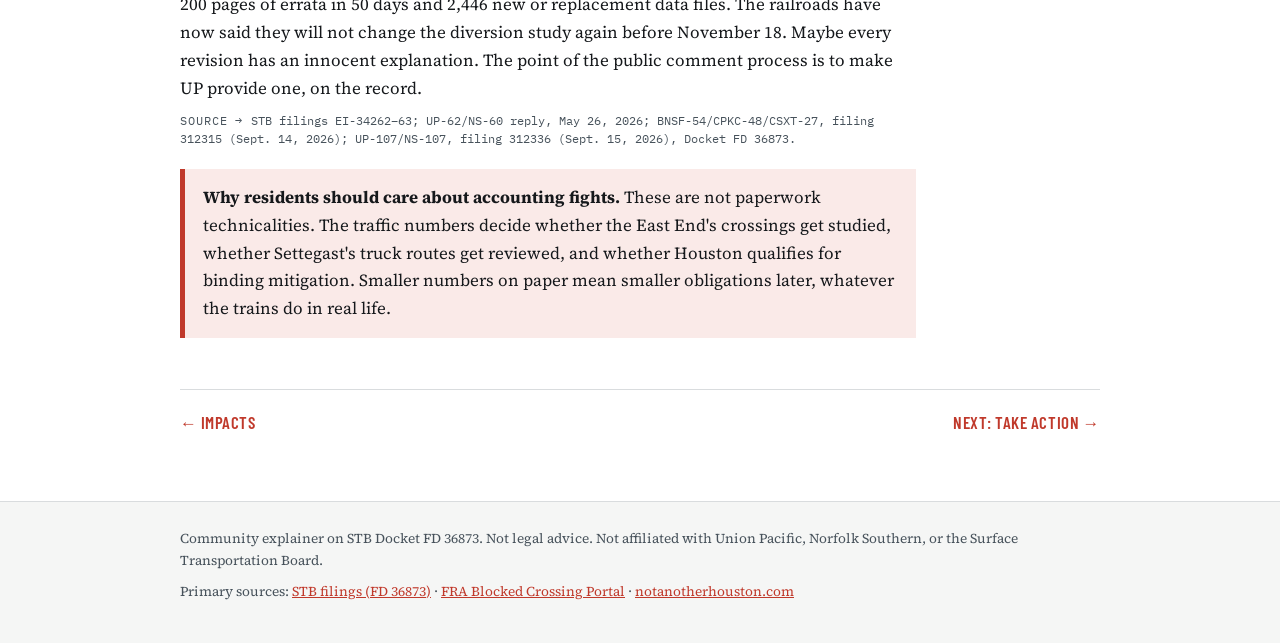
<file: discrepancies.html>
<!DOCTYPE html>
<html lang="en">
<head>
<meta charset="UTF-8">
<meta name="viewport" content="width=device-width, initial-scale=1.0">
<title>Discrepancies | The UP-NS Merger, Explained</title>
<link rel="preconnect" href="https://fonts.googleapis.com">
<link href="https://fonts.googleapis.com/css2?family=Barlow+Condensed:wght@600;700&family=IBM+Plex+Mono:wght@400;600&family=Source+Serif+4:ital,wght@0,400;0,600;1,400&display=swap" rel="stylesheet">
<link rel="stylesheet" href="styles.css">
</head>
<body>
<div class="hazard" aria-hidden="true"></div>
<header class="site">
  <div class="site-inner">
    <a class="wordmark" href="index.html">UP <span class="x">&times;</span> NS: What Houston Should Know</a>
    <span class="docket">STB DOCKET FD 36873 &middot; UPDATED OCT 1, 2026</span>
  </div>
</header>
<nav class="site" aria-label="Site">
  <ul>
    <li><a href="index.html">Home</a></li>
    <li><a href="timeline.html">Timeline</a></li>
    <li><a href="letters.html">Before the Filing</a></li>
    <li><a href="opposition.html">The Opposition</a></li>
    <li><a href="antitrust.html">Antitrust</a></li>
    <li><a href="houston-data.html">Houston Data</a></li>
    <li><a href="impacts.html">Impacts</a></li>
    <li><a href="discrepancies.html" class="here">Discrepancies</a></li>
    <li><a href="action.html">Take Action</a></li>
  </ul>
</nav>
<div class="cta-strip"><div class="cta-inner"><span><strong>Comments are due Nov. 18, 2026.</strong> Add your signed statement to the record in a few minutes.</span><a href="https://lindsaywil4.github.io/stb-statement/" rel="noopener">Sign the statement &rarr;</a></div></div>

<main>
  <p class="eyebrow">Section: Discrepancies</p>
  <h1>Where the story and the paperwork part ways</h1>
  <p class="lede">Every claim on this page comes from documents UP produced or letters filed on the public docket. We show the records side by side and let you judge. Four patterns stand out.</p>

  <h2>Pattern 1: Support built before the facts existed</h2>
  <div class="claim-pair">
    <div class="claim">
      <span class="tag">The public narrative</span>
      <p>Roughly 2,000 letters from officials, businesses, and civic groups endorsed the merger as a win for local economies, the environment, and Texans.</p>
    </div>
    <div class="filed">
      <span class="tag">The record</span>
      <p>Bloomberg found the letters relied on a handful of templates circulated by a UP public relations firm before the application was filed. Signers could not have reviewed a transaction that did not yet exist on paper. The previously touted $750 million in concessions was quietly withdrawn. Since then, one Houston supporter has withdrawn to neutral, a county commissioner has disavowed a letter bearing his name, and a Houston business group's letter turned out to come from a board that includes a UP officer.</p>
    </div>
  </div>
  <span class="src">Bloomberg, Dec. 29, 2025; UP-NS application support letters, Docket FD 36873. Full breakdown on the <a href="letters.html">Before the Filing</a> page.</span>

  <div class="claim-pair">
    <div class="claim">
      <span class="tag">What UP told the Texas Legislature</span>
      <p>UP's Senior Director of Public Affairs testified in April 2025 that UP's average train length is 7,500 feet.</p>
    </div>
    <div class="filed">
      <span class="tag">What UP told its investors</span>
      <p>UP's 2025 SEC disclosures report quarterly average train lengths of 9,490, 9,689, 9,801, and 9,729 feet. Every quarter ran roughly 30% longer than the figure given to legislators.</p>
    </div>
  </div>
  <span class="src">UP testimony, Texas House Transportation Committee, Apr. 3, 2025; UP quarterly earnings reports / SEC filings, 2025.</span>

  <h2>Pattern 2: The review that misses the problem</h2>
  <p>UP's environmental review analyzed 68 grade crossings in the Houston region, nearly all of them rural or on the city's northeast edge. Cross-reference those 68 against the FRA's blocked-crossing complaint database and the mismatch is stark.</p>

  <div class="board">
    <div class="board-title">FRA reports vs. UP's environmental review coverage &middot; Jan 2021&ndash;Jun 2026</div>
    <div class="board-row">
      <span class="board-num">25,196</span>
      <span class="board-label">FRA blocked-crossing reports at UP crossings in the 9-county Houston region, across 652 distinct crossings.</span>
    </div>
    <div class="board-row">
      <span class="board-num red">1.5%</span>
      <span class="board-label">Share of those reports (371) that occurred at any of the 68 crossings UP analyzed.</span>
    </div>
    <div class="board-row">
      <span class="board-num red">0 of 20</span>
      <span class="board-label">Top-20 most-reported Houston crossings included in UP's review. All 20 are East End and Fifth Ward crossings, led by Eastwood St (2,905 reports), Leeland (1,441), and Milby (1,383).</span>
    </div>
    <div class="board-row">
      <span class="board-num">#28</span>
      <span class="board-label">Rank of the most-reported crossing UP did analyze: Pineland Rd, on Houston's far northeast edge, with 122 reports. Only 12 of the 68 analyzed crossings sit inside Houston at all.</span>
    </div>
  </div>
  <span class="src">Community cross-reference of FRA Blocked Crossing Incident Reports (Jan. 2021&ndash;Jun. 2026) against UP G1 crossing tables, STB filings EI-34229 &amp; EI-34263 (segments 10525/10526/11249), Jul. 2026.</span>

  <details class="box">
    <summary>How did the worst crossings end up outside the review?</summary>
    <div class="body">
      <p>Thresholds. Because Houston is an ozone nonattainment area, environmental review of a rail line triggers when merger-related traffic rises by 3 trains per day or 50% in gross tonnage. The federal review's dataset gives the three approach segments east of Tower 87 +4.00 to +4.26 trains per day, so they get analyzed. The railroads' own figures give every urban-core segment through the East End +1.88 to +2.29 trains per day, just under the 3.0 trigger, so the crossings on them, including all of the national top 20, fall outside the review. One San Antonio segment lands at +2.98, two hundredths below the line. The analyzed and unanalyzed segments are separated by roughly one train a day. The round increments and the near-miss pattern are exactly what community comments are asking the Board to make UP explain.</p>
      <span class="src">49 C.F.R. &sect; 1105.7(e)(5)(ii)(A); OEA scoping dataset (Aug. 19, 2026); STB filings EI-34223, EI-34224, EI-34228, Docket FD 36873.</span>
    </div>
  </details>

  <details class="box">
    <summary>The Englewood Yard contradiction</summary>
    <div class="body">
      <p>UP's own Appendix Q, filed with the Board, lists Englewood Yard among manifest yards with a 20%+ activity increase: 2,044 to 2,456 cars per day, a 20.1% jump. The environmental review's yard table lists five yards nationwide, all on Norfolk Southern, and none in Texas. The difference comes from splitting growth into "organic" and "merger-related" buckets, which leaves the merger share just under the 20% review trigger. Both numbers cannot drive the analysis at once. Community comments ask the Board to reconcile them.</p>
      <span class="src">UP-NS Appendix Q, STB filing 311221; OEA scoping dataset, yard layer (A3), checked Sept. 4, 2026, Docket FD 36873.</span>
    </div>
  </details>

  <h2>Pattern 3: A yard that crosses the line, served by tracks that never do</h2>
  <div class="claim-pair">
    <div class="claim">
      <span class="tag">The Settegast yard</span>
      <p>The railroads' September 9, 2026 tables show the Settegast intermodal yard growing from 242 to 610 units a day by Year 5. That is a 140.2% increase, among the largest in the country, and the tables mark it as exceeding federal review thresholds.</p>
    </div>
    <div class="filed">
      <span class="tag">The tracks that serve it</span>
      <p>The same tables mark every Houston terminal segment as below threshold: the East Belt, the West Belt, the Settegast yard tracks, and the Houston Sub connectors. Of 55 Houston-area segments, 3 are marked yes. Not one East End crossing, including Polk, Sampson, Cullen, Eastwood, and Lockwood, appears in the crossing analysis.</p>
    </div>
  </div>
  <span class="src">UP-NS Response to OEA, Second Errata Master Data Tables, OEA filing EI-34309, transmitted with EI-34308 (Sept. 9, 2026).</span>
  <p>The added traffic has to reach the yard somehow. Community comments filed with the environmental office ask it to study the Houston terminal tracks together with Settegast as one connected system, and to make the railroads say how 356 more units a day arrive and leave: on which tracks, in how many trains, at what lengths, and at what hours.</p>
  <span class="src">Houston neighborhood comments to OEA, Sept. 21, 2026; 49 C.F.R. &sect;&sect; 1105.6(d), 1105.7(f).</span>

  <h2>Pattern 4: Houston's numbers will not hold still</h2>
  <p>There are now five versions of the Houston projections. The first three shrank. The federal review's own dataset then went back up, and the September tables switched Settegast to a different unit of measure. The changes control which impacts get reviewed and mitigated.</p>

  <div class="table-scroll">
  <table class="compare">
    <tr>
      <th>Metric</th>
      <th>Original (Dec 19, 2025)</th>
      <th>Amended (Apr 30, 2026)</th>
      <th>Errata (Jul 27, 2026)</th>
      <th>Federal review dataset (Aug 19, 2026)</th>
    </tr>
    <tr>
      <td>Settegast added trucks/day</td>
      <td class="num">+516 (246&rarr;762)</td>
      <td class="num">+360 (242&rarr;614)</td>
      <td class="num">+353 (&rarr;607)</td>
      <td class="num">+491 (246&rarr;750)</td>
    </tr>
    <tr>
      <td>Lafayette Sub (MP 353&ndash;327.7)</td>
      <td class="num">+36.7%</td>
      <td class="num">+5.00 trains/day</td>
      <td class="num">unchanged; tonnage trimmed</td>
      <td class="num">+4.00 trains/day</td>
    </tr>
    <tr>
      <td>Houston Sub at Tower 87</td>
      <td class="num">+36.8%</td>
      <td class="num">+5.00 trains/day</td>
      <td class="num">unchanged; tonnage trimmed</td>
      <td class="num">+4.00 trains/day</td>
    </tr>
  </table>
  </div>
  <span class="src">STB filings EI-34153 &amp; EI-34157 (original); EI-34224 &amp; EI-34228 (amended); EI-34262&ndash;63 incl. fn.7 (errata); OEA scoping dataset, Aug. 19, 2026 (segments 10526, 11249; Settegast ramp), Docket FD 36873. The fifth version (EI-34309, Sept. 9, 2026) reports Settegast in units per day: 242&rarr;610, +140.2%.</span>

  <p>The July errata trimmed merger carloads on the Beaumont, Glidden, and Lafayette segments too. Its cover letter never mentions Houston. The Settegast truck reduction appears only in footnote 7. Two months earlier, the railroads had assured the Board that not a single carload of their diversion study had changed. By mid-September, rival railroads counted more than 200 pages of errata in 50 days and 2,446 new or replacement data files. The railroads have now said they will not change the diversion study again before November 18. Maybe every revision has an innocent explanation. The point of the public comment process is to make UP provide one, on the record.</p>
  <span class="src">STB filings EI-34262&ndash;63; UP-62/NS-60 reply, May 26, 2026; BNSF-54/CPKC-48/CSXT-27, filing 312315 (Sept. 14, 2026); UP-107/NS-107, filing 312336 (Sept. 15, 2026), Docket FD 36873.</span>

  <div class="alert">
    <p><strong>Why residents should care about accounting fights.</strong> These are not paperwork technicalities. The traffic numbers decide whether the East End's crossings get studied, whether Settegast's truck routes get reviewed, and whether Houston qualifies for binding mitigation. Smaller numbers on paper mean smaller obligations later, whatever the trains do in real life.</p>
  </div>

  <div class="pager">
    <a href="impacts.html">&larr; Impacts</a>
    <a href="action.html">Next: Take Action &rarr;</a>
  </div>
</main>

<footer class="site">
  <div class="footer-inner">
    <p>Community explainer on STB Docket FD 36873. Not legal advice. Not affiliated with Union Pacific, Norfolk Southern, or the Surface Transportation Board.</p>
    <p>Primary sources: <a href="https://www.stb.gov/proceedings-actions/filings/" rel="noopener">STB filings (FD 36873)</a> &middot; <a href="https://www.fra.dot.gov/blockedcrossings/" rel="noopener">FRA Blocked Crossing Portal</a> &middot; <a href="https://notanotherhouston.com" rel="noopener">notanotherhouston.com</a></p>
  </div>
</footer>
</body>
</html>
</file>
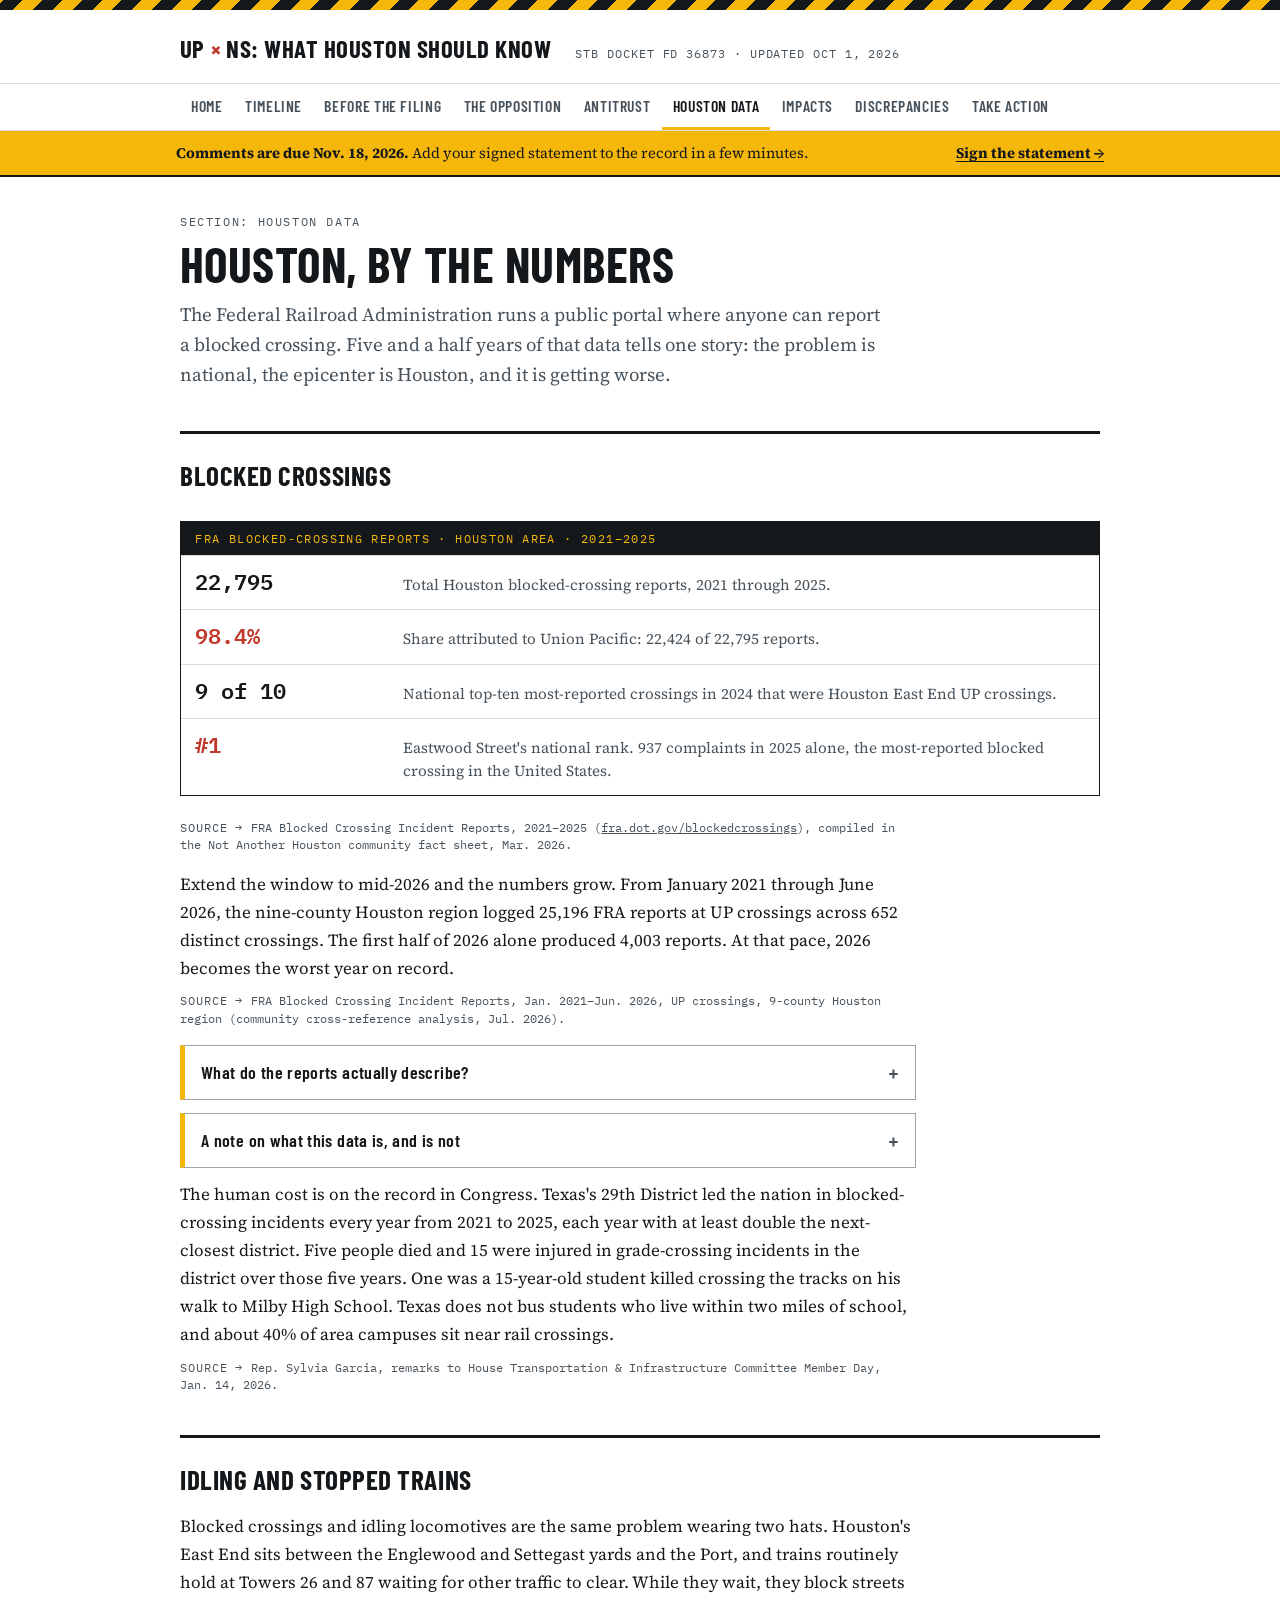
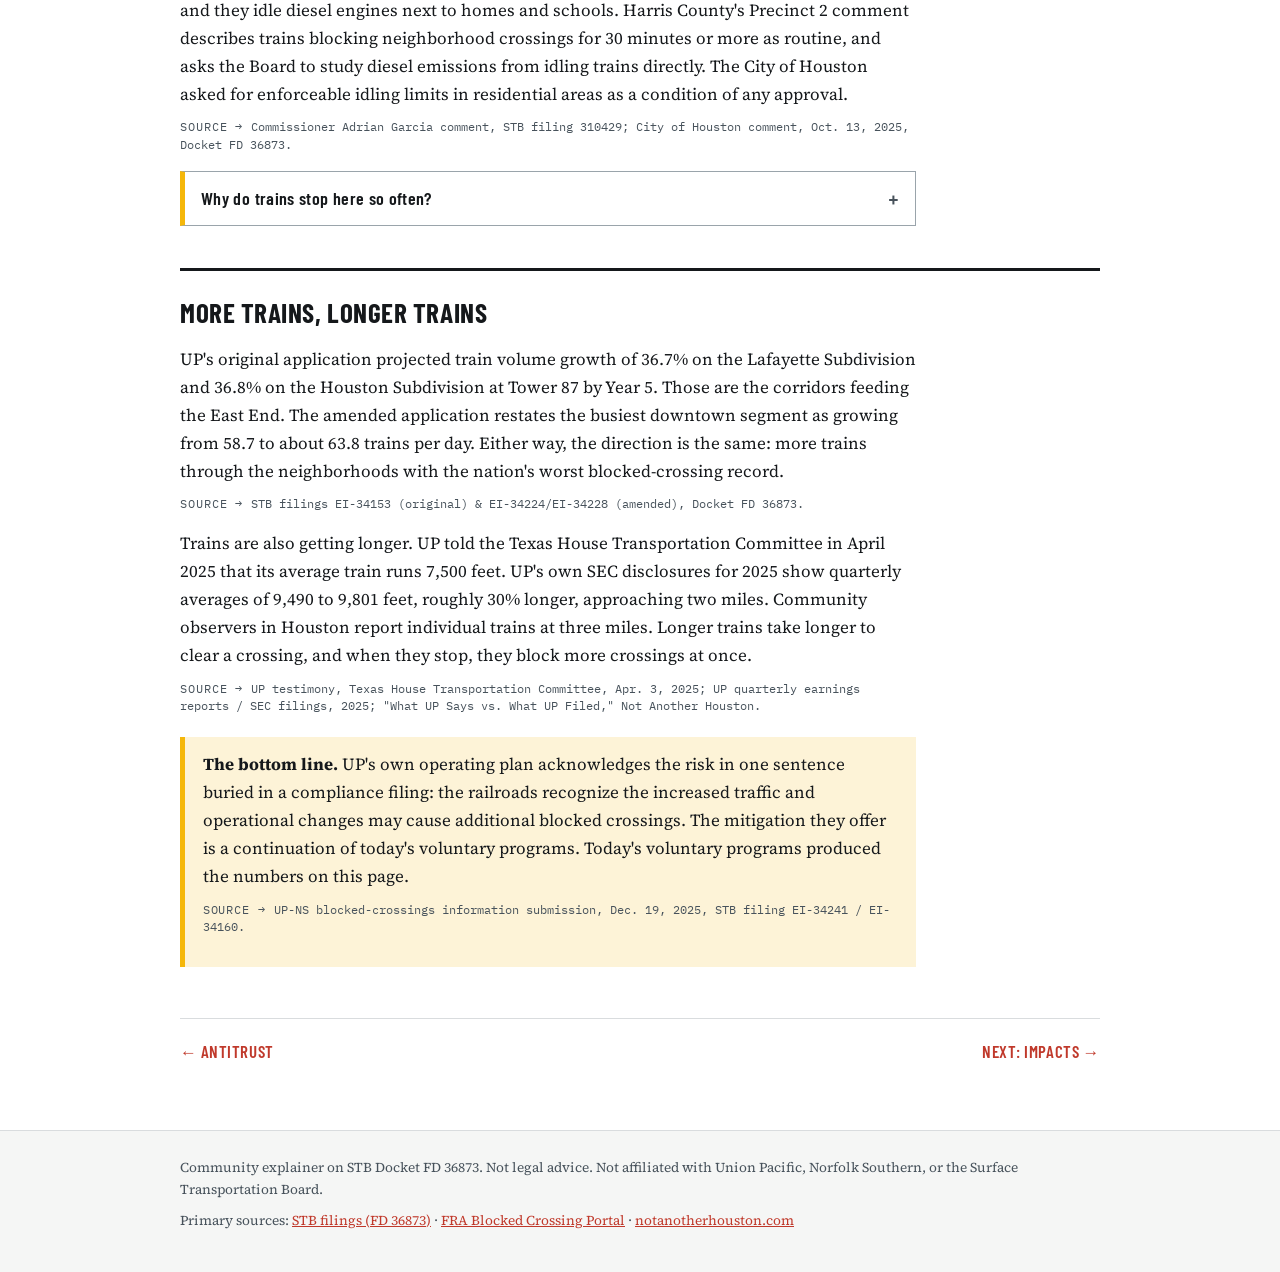
<file: houston-data.html>
<!DOCTYPE html>
<html lang="en">
<head>
<meta charset="UTF-8">
<meta name="viewport" content="width=device-width, initial-scale=1.0">
<title>Houston Data | The UP-NS Merger, Explained</title>
<link rel="preconnect" href="https://fonts.googleapis.com">
<link href="https://fonts.googleapis.com/css2?family=Barlow+Condensed:wght@600;700&family=IBM+Plex+Mono:wght@400;600&family=Source+Serif+4:ital,wght@0,400;0,600;1,400&display=swap" rel="stylesheet">
<link rel="stylesheet" href="styles.css">
</head>
<body>
<div class="hazard" aria-hidden="true"></div>
<header class="site">
  <div class="site-inner">
    <a class="wordmark" href="index.html">UP <span class="x">&times;</span> NS: What Houston Should Know</a>
    <span class="docket">STB DOCKET FD 36873 &middot; UPDATED OCT 1, 2026</span>
  </div>
</header>
<nav class="site" aria-label="Site">
  <ul>
    <li><a href="index.html">Home</a></li>
    <li><a href="timeline.html">Timeline</a></li>
    <li><a href="letters.html">Before the Filing</a></li>
    <li><a href="opposition.html">The Opposition</a></li>
    <li><a href="antitrust.html">Antitrust</a></li>
    <li><a href="houston-data.html" class="here">Houston Data</a></li>
    <li><a href="impacts.html">Impacts</a></li>
    <li><a href="discrepancies.html">Discrepancies</a></li>
    <li><a href="action.html">Take Action</a></li>
  </ul>
</nav>
<div class="cta-strip"><div class="cta-inner"><span><strong>Comments are due Nov. 18, 2026.</strong> Add your signed statement to the record in a few minutes.</span><a href="https://lindsaywil4.github.io/stb-statement/" rel="noopener">Sign the statement &rarr;</a></div></div>

<main>
  <p class="eyebrow">Section: Houston Data</p>
  <h1>Houston, by the numbers</h1>
  <p class="lede">The Federal Railroad Administration runs a public portal where anyone can report a blocked crossing. Five and a half years of that data tells one story: the problem is national, the epicenter is Houston, and it is getting worse.</p>

  <h2>Blocked crossings</h2>
  <div class="board">
    <div class="board-title">FRA blocked-crossing reports &middot; Houston area &middot; 2021&ndash;2025</div>
    <div class="board-row">
      <span class="board-num">22,795</span>
      <span class="board-label">Total Houston blocked-crossing reports, 2021 through 2025.</span>
    </div>
    <div class="board-row">
      <span class="board-num red">98.4%</span>
      <span class="board-label">Share attributed to Union Pacific: 22,424 of 22,795 reports.</span>
    </div>
    <div class="board-row">
      <span class="board-num">9 of 10</span>
      <span class="board-label">National top-ten most-reported crossings in 2024 that were Houston East End UP crossings.</span>
    </div>
    <div class="board-row">
      <span class="board-num red">#1</span>
      <span class="board-label">Eastwood Street's national rank. 937 complaints in 2025 alone, the most-reported blocked crossing in the United States.</span>
    </div>
  </div>
  <span class="src">FRA Blocked Crossing Incident Reports, 2021&ndash;2025 (<a href="https://www.fra.dot.gov/blockedcrossings/" rel="noopener">fra.dot.gov/blockedcrossings</a>), compiled in the Not Another Houston community fact sheet, Mar. 2026.</span>

  <p>Extend the window to mid-2026 and the numbers grow. From January 2021 through June 2026, the nine-county Houston region logged 25,196 FRA reports at UP crossings across 652 distinct crossings. The first half of 2026 alone produced 4,003 reports. At that pace, 2026 becomes the worst year on record.</p>
  <span class="src">FRA Blocked Crossing Incident Reports, Jan. 2021&ndash;Jun. 2026, UP crossings, 9-county Houston region (community cross-reference analysis, Jul. 2026).</span>

  <details class="box">
    <summary>What do the reports actually describe?</summary>
    <div class="body">
      <p>Across the 2021&ndash;2026 Houston-region dataset: 10,985 reports cite blocked or delayed first responders. 11,634 describe pedestrians climbing on, under, or through stopped trains. 897 involve schoolchildren. 3,570 describe blockages lasting two hours or more. At Eastwood Street, reported blockages break down as 382 lasting 1&ndash;2 hours, 256 lasting 2&ndash;6 hours, 34 lasting 6&ndash;12 hours, 7 lasting 12&ndash;24 hours, and 2 lasting more than a full day.</p>
      <span class="src">FRA Blocked Crossing Incident Reports, Jan. 2021&ndash;Jun. 2026; Eastwood duration breakdown per Not Another Houston fact sheet, Mar. 2026.</span>
    </div>
  </details>

  <details class="box">
    <summary>A note on what this data is, and is not</summary>
    <div class="body">
      <p>FRA reports are voluntary complaints, so they measure both blockage frequency and residents' willingness to report. They can include duplicates. They are still the best national apples-to-apples dataset available, and the City of Houston's own sensor pilots with Trainfo corroborate the pattern with objective duration measurements at instrumented crossings.</p>
      <span class="src">FRA Blocked Crossing Portal methodology; Trainfo / City of Houston white paper, 2022&ndash;2023.</span>
    </div>
  </details>

  <p>The human cost is on the record in Congress. Texas's 29th District led the nation in blocked-crossing incidents every year from 2021 to 2025, each year with at least double the next-closest district. Five people died and 15 were injured in grade-crossing incidents in the district over those five years. One was a 15-year-old student killed crossing the tracks on his walk to Milby High School. Texas does not bus students who live within two miles of school, and about 40% of area campuses sit near rail crossings.</p>
  <span class="src">Rep. Sylvia Garcia, remarks to House Transportation &amp; Infrastructure Committee Member Day, Jan. 14, 2026.</span>

  <h2>Idling and stopped trains</h2>
  <p>Blocked crossings and idling locomotives are the same problem wearing two hats. Houston's East End sits between the Englewood and Settegast yards and the Port, and trains routinely hold at Towers 26 and 87 waiting for other traffic to clear. While they wait, they block streets and they idle diesel engines next to homes and schools. Harris County's Precinct 2 comment describes trains blocking neighborhood crossings for 30 minutes or more as routine, and asks the Board to study diesel emissions from idling trains directly. The City of Houston asked for enforceable idling limits in residential areas as a condition of any approval.</p>
  <span class="src">Commissioner Adrian Garcia comment, STB filing 310429; City of Houston comment, Oct. 13, 2025, Docket FD 36873.</span>

  <details class="box">
    <summary>Why do trains stop here so often?</summary>
    <div class="body">
      <p>Houston's rail network crosses itself at grade. Where two busy lines intersect at street level, one train waits for the other, and a two-mile train waiting for clearance has to sit somewhere. That somewhere is usually a residential crossing. This cascade effect is why local officials keep asking for a full system study covering secondary lines, and why a study of only the main merger corridors would miss most of the real-world impact.</p>
      <span class="src">Commissioner Adrian Garcia comment (filing 310429); City of Houston comment, Oct. 13, 2025.</span>
    </div>
  </details>

  <h2>More trains, longer trains</h2>
  <p>UP's original application projected train volume growth of 36.7% on the Lafayette Subdivision and 36.8% on the Houston Subdivision at Tower 87 by Year 5. Those are the corridors feeding the East End. The amended application restates the busiest downtown segment as growing from 58.7 to about 63.8 trains per day. Either way, the direction is the same: more trains through the neighborhoods with the nation's worst blocked-crossing record.</p>
  <span class="src">STB filings EI-34153 (original) &amp; EI-34224/EI-34228 (amended), Docket FD 36873.</span>

  <p>Trains are also getting longer. UP told the Texas House Transportation Committee in April 2025 that its average train runs 7,500 feet. UP's own SEC disclosures for 2025 show quarterly averages of 9,490 to 9,801 feet, roughly 30% longer, approaching two miles. Community observers in Houston report individual trains at three miles. Longer trains take longer to clear a crossing, and when they stop, they block more crossings at once.</p>
  <span class="src">UP testimony, Texas House Transportation Committee, Apr. 3, 2025; UP quarterly earnings reports / SEC filings, 2025; "What UP Says vs. What UP Filed," Not Another Houston.</span>

  <div class="note">
    <p><strong>The bottom line.</strong> UP's own operating plan acknowledges the risk in one sentence buried in a compliance filing: the railroads recognize the increased traffic and operational changes may cause additional blocked crossings. The mitigation they offer is a continuation of today's voluntary programs. Today's voluntary programs produced the numbers on this page.</p>
    <span class="src">UP-NS blocked-crossings information submission, Dec. 19, 2025, STB filing EI-34241 / EI-34160.</span>
  </div>

  <div class="pager">
    <a href="antitrust.html">&larr; Antitrust</a>
    <a href="impacts.html">Next: Impacts &rarr;</a>
  </div>
</main>

<footer class="site">
  <div class="footer-inner">
    <p>Community explainer on STB Docket FD 36873. Not legal advice. Not affiliated with Union Pacific, Norfolk Southern, or the Surface Transportation Board.</p>
    <p>Primary sources: <a href="https://www.stb.gov/proceedings-actions/filings/" rel="noopener">STB filings (FD 36873)</a> &middot; <a href="https://www.fra.dot.gov/blockedcrossings/" rel="noopener">FRA Blocked Crossing Portal</a> &middot; <a href="https://notanotherhouston.com" rel="noopener">notanotherhouston.com</a></p>
  </div>
</footer>
</body>
</html>
</file>
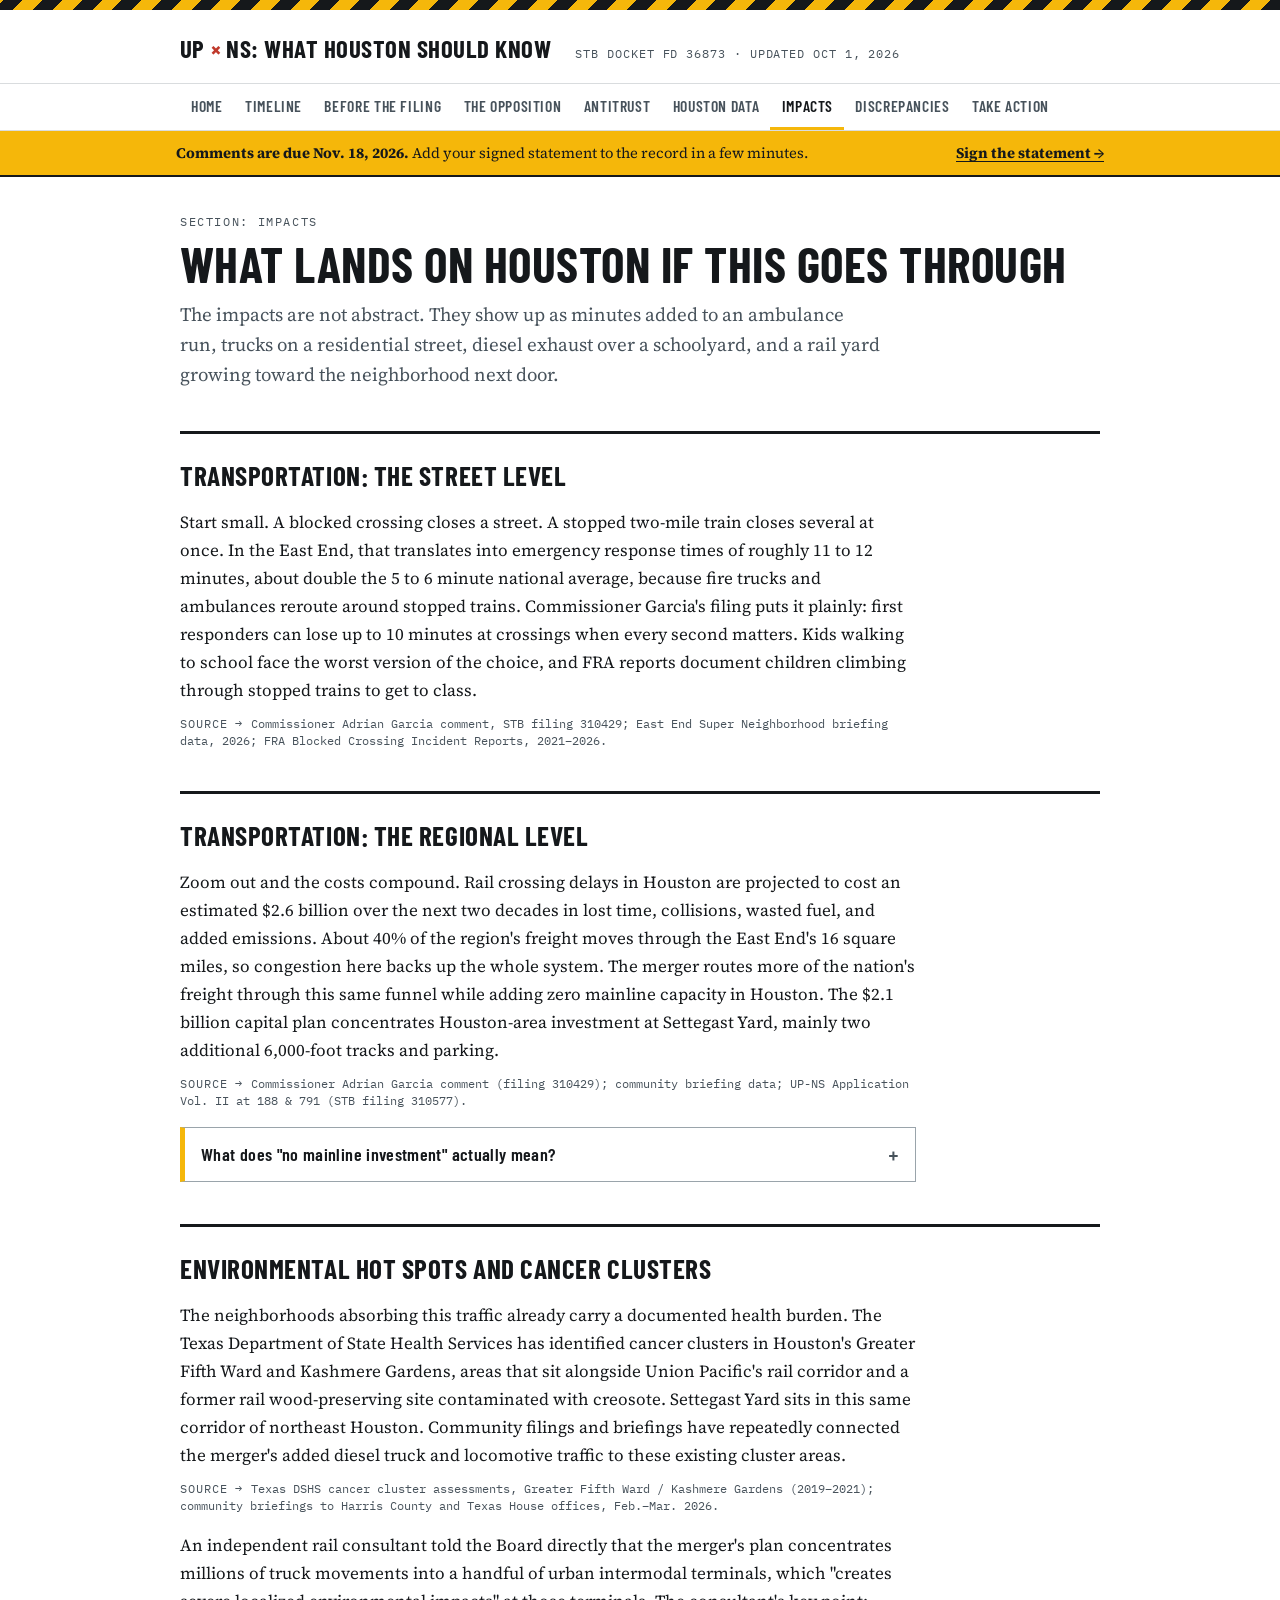
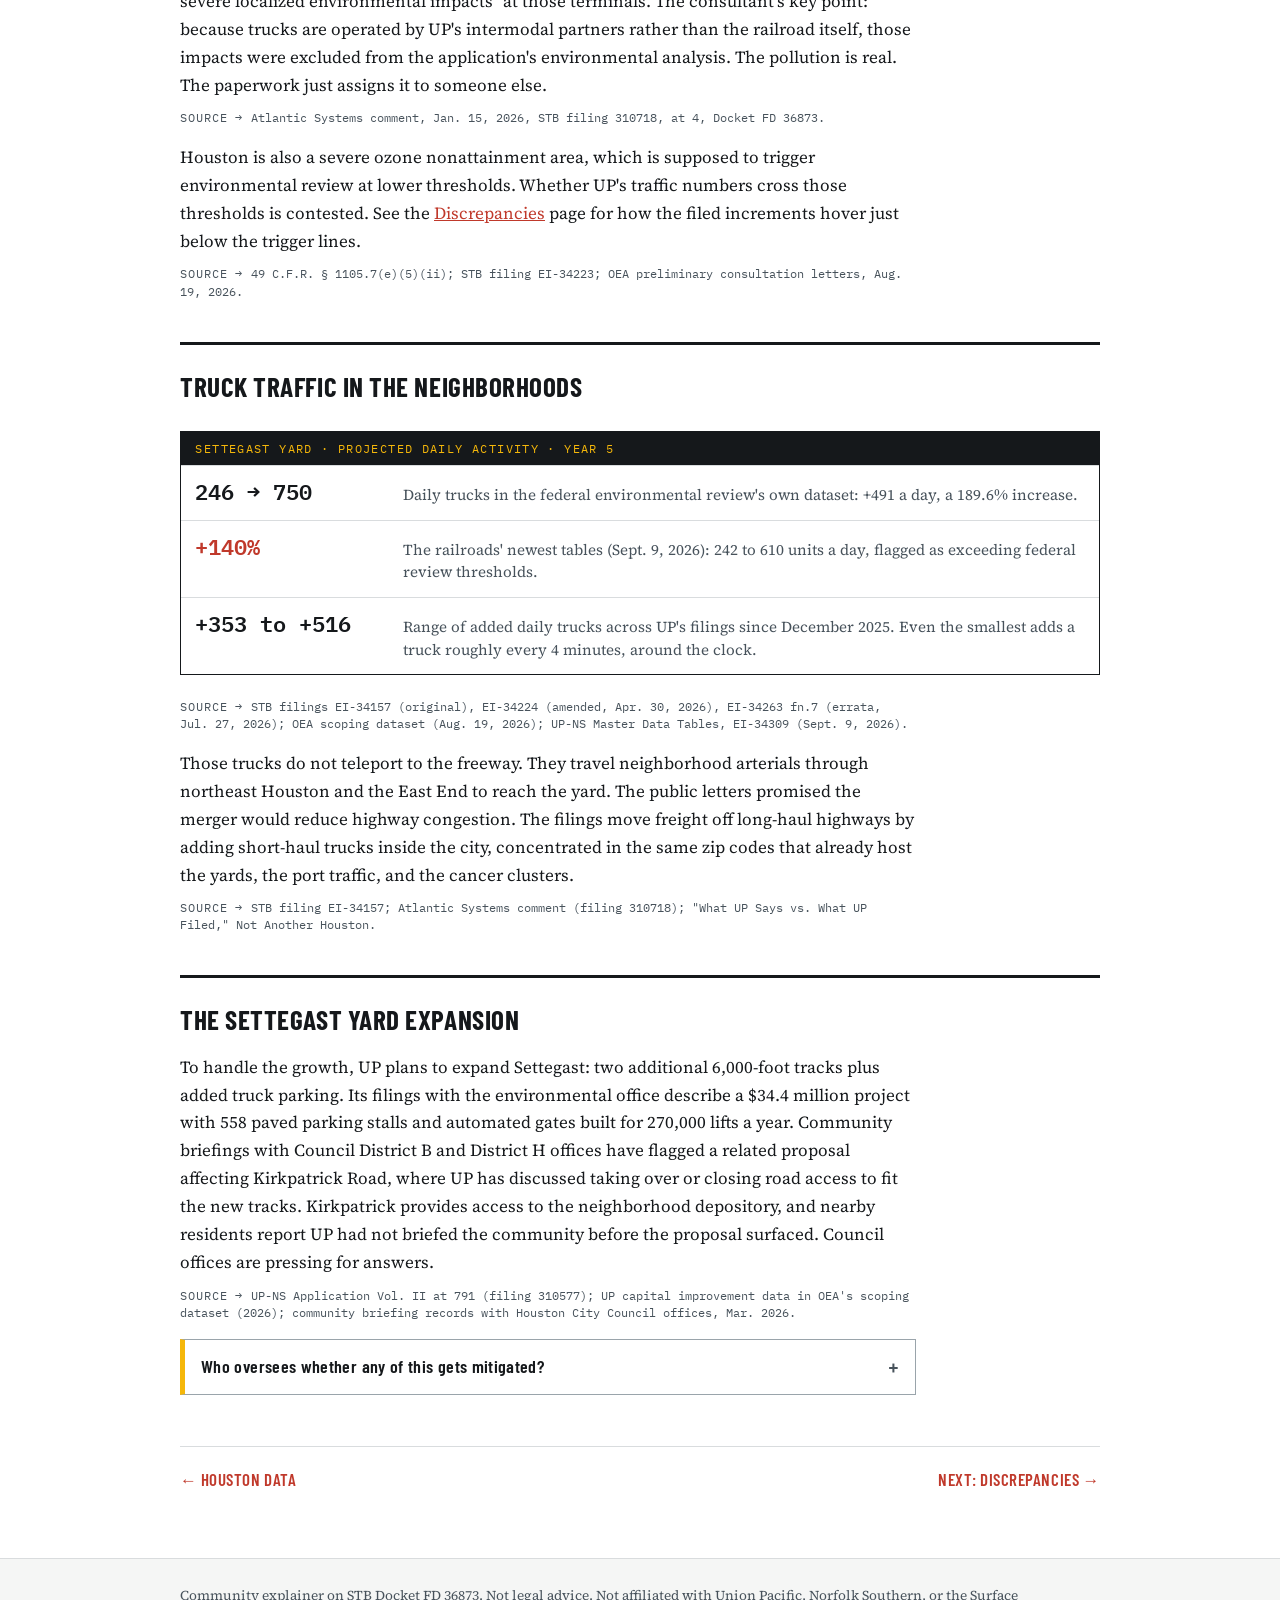
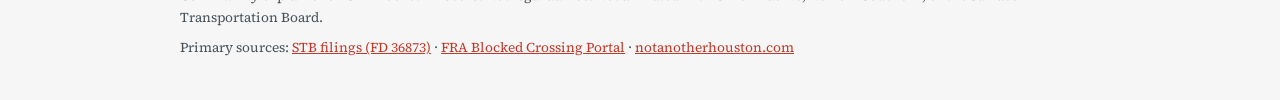
<file: impacts.html>
<!DOCTYPE html>
<html lang="en">
<head>
<meta charset="UTF-8">
<meta name="viewport" content="width=device-width, initial-scale=1.0">
<title>Impacts | The UP-NS Merger, Explained</title>
<link rel="preconnect" href="https://fonts.googleapis.com">
<link href="https://fonts.googleapis.com/css2?family=Barlow+Condensed:wght@600;700&family=IBM+Plex+Mono:wght@400;600&family=Source+Serif+4:ital,wght@0,400;0,600;1,400&display=swap" rel="stylesheet">
<link rel="stylesheet" href="styles.css">
</head>
<body>
<div class="hazard" aria-hidden="true"></div>
<header class="site">
  <div class="site-inner">
    <a class="wordmark" href="index.html">UP <span class="x">&times;</span> NS: What Houston Should Know</a>
    <span class="docket">STB DOCKET FD 36873 &middot; UPDATED OCT 1, 2026</span>
  </div>
</header>
<nav class="site" aria-label="Site">
  <ul>
    <li><a href="index.html">Home</a></li>
    <li><a href="timeline.html">Timeline</a></li>
    <li><a href="letters.html">Before the Filing</a></li>
    <li><a href="opposition.html">The Opposition</a></li>
    <li><a href="antitrust.html">Antitrust</a></li>
    <li><a href="houston-data.html">Houston Data</a></li>
    <li><a href="impacts.html" class="here">Impacts</a></li>
    <li><a href="discrepancies.html">Discrepancies</a></li>
    <li><a href="action.html">Take Action</a></li>
  </ul>
</nav>
<div class="cta-strip"><div class="cta-inner"><span><strong>Comments are due Nov. 18, 2026.</strong> Add your signed statement to the record in a few minutes.</span><a href="https://lindsaywil4.github.io/stb-statement/" rel="noopener">Sign the statement &rarr;</a></div></div>

<main>
  <p class="eyebrow">Section: Impacts</p>
  <h1>What lands on Houston if this goes through</h1>
  <p class="lede">The impacts are not abstract. They show up as minutes added to an ambulance run, trucks on a residential street, diesel exhaust over a schoolyard, and a rail yard growing toward the neighborhood next door.</p>

  <h2>Transportation: the street level</h2>
  <p>Start small. A blocked crossing closes a street. A stopped two-mile train closes several at once. In the East End, that translates into emergency response times of roughly 11 to 12 minutes, about double the 5 to 6 minute national average, because fire trucks and ambulances reroute around stopped trains. Commissioner Garcia's filing puts it plainly: first responders can lose up to 10 minutes at crossings when every second matters. Kids walking to school face the worst version of the choice, and FRA reports document children climbing through stopped trains to get to class.</p>
  <span class="src">Commissioner Adrian Garcia comment, STB filing 310429; East End Super Neighborhood briefing data, 2026; FRA Blocked Crossing Incident Reports, 2021&ndash;2026.</span>

  <h2>Transportation: the regional level</h2>
  <p>Zoom out and the costs compound. Rail crossing delays in Houston are projected to cost an estimated $2.6 billion over the next two decades in lost time, collisions, wasted fuel, and added emissions. About 40% of the region's freight moves through the East End's 16 square miles, so congestion here backs up the whole system. The merger routes more of the nation's freight through this same funnel while adding zero mainline capacity in Houston. The $2.1 billion capital plan concentrates Houston-area investment at Settegast Yard, mainly two additional 6,000-foot tracks and parking.</p>
  <span class="src">Commissioner Adrian Garcia comment (filing 310429); community briefing data; UP-NS Application Vol. II at 188 &amp; 791 (STB filing 310577).</span>

  <details class="box">
    <summary>What does "no mainline investment" actually mean?</summary>
    <div class="body">
      <p>Mainline capacity is what lets trains keep moving: extra tracks, longer sidings, grade separations. Yard capacity lets a railroad store and sort more cars. UP's Houston plan buys yard capacity. So the city gets more trains and more trucks, and the same chokepoints those trains must squeeze through. That is the recipe that produced the 1996-98 meltdown.</p>
      <span class="src">UP-NS Application Vol. II at 791 (filing 310577); "What UP Says vs. What UP Filed," Not Another Houston.</span>
    </div>
  </details>

  <h2>Environmental hot spots and cancer clusters</h2>
  <p>The neighborhoods absorbing this traffic already carry a documented health burden. The Texas Department of State Health Services has identified cancer clusters in Houston's Greater Fifth Ward and Kashmere Gardens, areas that sit alongside Union Pacific's rail corridor and a former rail wood-preserving site contaminated with creosote. Settegast Yard sits in this same corridor of northeast Houston. Community filings and briefings have repeatedly connected the merger's added diesel truck and locomotive traffic to these existing cluster areas.</p>
  <span class="src">Texas DSHS cancer cluster assessments, Greater Fifth Ward / Kashmere Gardens (2019&ndash;2021); community briefings to Harris County and Texas House offices, Feb.&ndash;Mar. 2026.</span>

  <p>An independent rail consultant told the Board directly that the merger's plan concentrates millions of truck movements into a handful of urban intermodal terminals, which "creates severe localized environmental impacts" at those terminals. The consultant's key point: because trucks are operated by UP's intermodal partners rather than the railroad itself, those impacts were excluded from the application's environmental analysis. The pollution is real. The paperwork just assigns it to someone else.</p>
  <span class="src">Atlantic Systems comment, Jan. 15, 2026, STB filing 310718, at 4, Docket FD 36873.</span>

  <p>Houston is also a severe ozone nonattainment area, which is supposed to trigger environmental review at lower thresholds. Whether UP's traffic numbers cross those thresholds is contested. See the <a href="discrepancies.html">Discrepancies</a> page for how the filed increments hover just below the trigger lines.</p>
  <span class="src">49 C.F.R. &sect; 1105.7(e)(5)(ii); STB filing EI-34223; OEA preliminary consultation letters, Aug. 19, 2026.</span>

  <h2>Truck traffic in the neighborhoods</h2>
  <div class="board">
    <div class="board-title">Settegast Yard &middot; projected daily activity &middot; Year 5</div>
    <div class="board-row">
      <span class="board-num">246 &rarr; 750</span>
      <span class="board-label">Daily trucks in the federal environmental review's own dataset: +491 a day, a 189.6% increase.</span>
    </div>
    <div class="board-row">
      <span class="board-num red">+140%</span>
      <span class="board-label">The railroads' newest tables (Sept. 9, 2026): 242 to 610 units a day, flagged as exceeding federal review thresholds.</span>
    </div>
    <div class="board-row">
      <span class="board-num">+353 to +516</span>
      <span class="board-label">Range of added daily trucks across UP's filings since December 2025. Even the smallest adds a truck roughly every 4 minutes, around the clock.</span>
    </div>
  </div>
  <span class="src">STB filings EI-34157 (original), EI-34224 (amended, Apr. 30, 2026), EI-34263 fn.7 (errata, Jul. 27, 2026); OEA scoping dataset (Aug. 19, 2026); UP-NS Master Data Tables, EI-34309 (Sept. 9, 2026).</span>

  <p>Those trucks do not teleport to the freeway. They travel neighborhood arterials through northeast Houston and the East End to reach the yard. The public letters promised the merger would reduce highway congestion. The filings move freight off long-haul highways by adding short-haul trucks inside the city, concentrated in the same zip codes that already host the yards, the port traffic, and the cancer clusters.</p>
  <span class="src">STB filing EI-34157; Atlantic Systems comment (filing 310718); "What UP Says vs. What UP Filed," Not Another Houston.</span>

  <h2>The Settegast Yard expansion</h2>
  <p>To handle the growth, UP plans to expand Settegast: two additional 6,000-foot tracks plus added truck parking. Its filings with the environmental office describe a $34.4 million project with 558 paved parking stalls and automated gates built for 270,000 lifts a year. Community briefings with Council District B and District H offices have flagged a related proposal affecting Kirkpatrick Road, where UP has discussed taking over or closing road access to fit the new tracks. Kirkpatrick provides access to the neighborhood depository, and nearby residents report UP had not briefed the community before the proposal surfaced. Council offices are pressing for answers.</p>
  <span class="src">UP-NS Application Vol. II at 791 (filing 310577); UP capital improvement data in OEA's scoping dataset (2026); community briefing records with Houston City Council offices, Mar. 2026.</span>

  <details class="box">
    <summary>Who oversees whether any of this gets mitigated?</summary>
    <div class="body">
      <p>The STB does, through conditions on approval and through its environmental review. That is why the scope of the environmental review matters so much, and why community groups and officials are fighting to get the East End's crossings and the Settegast truck routes inside that scope rather than outside it. Cities can also negotiate. Chicago extracted roughly $400 million in mitigation from the CPKC merger. Houston advocates argue this deal's Houston footprint justifies far more.</p>
      <span class="src">49 C.F.R. Part 1105; community briefing records, 2026.</span>
    </div>
  </details>

  <div class="pager">
    <a href="houston-data.html">&larr; Houston Data</a>
    <a href="discrepancies.html">Next: Discrepancies &rarr;</a>
  </div>
</main>

<footer class="site">
  <div class="footer-inner">
    <p>Community explainer on STB Docket FD 36873. Not legal advice. Not affiliated with Union Pacific, Norfolk Southern, or the Surface Transportation Board.</p>
    <p>Primary sources: <a href="https://www.stb.gov/proceedings-actions/filings/" rel="noopener">STB filings (FD 36873)</a> &middot; <a href="https://www.fra.dot.gov/blockedcrossings/" rel="noopener">FRA Blocked Crossing Portal</a> &middot; <a href="https://notanotherhouston.com" rel="noopener">notanotherhouston.com</a></p>
  </div>
</footer>
</body>
</html>
</file>
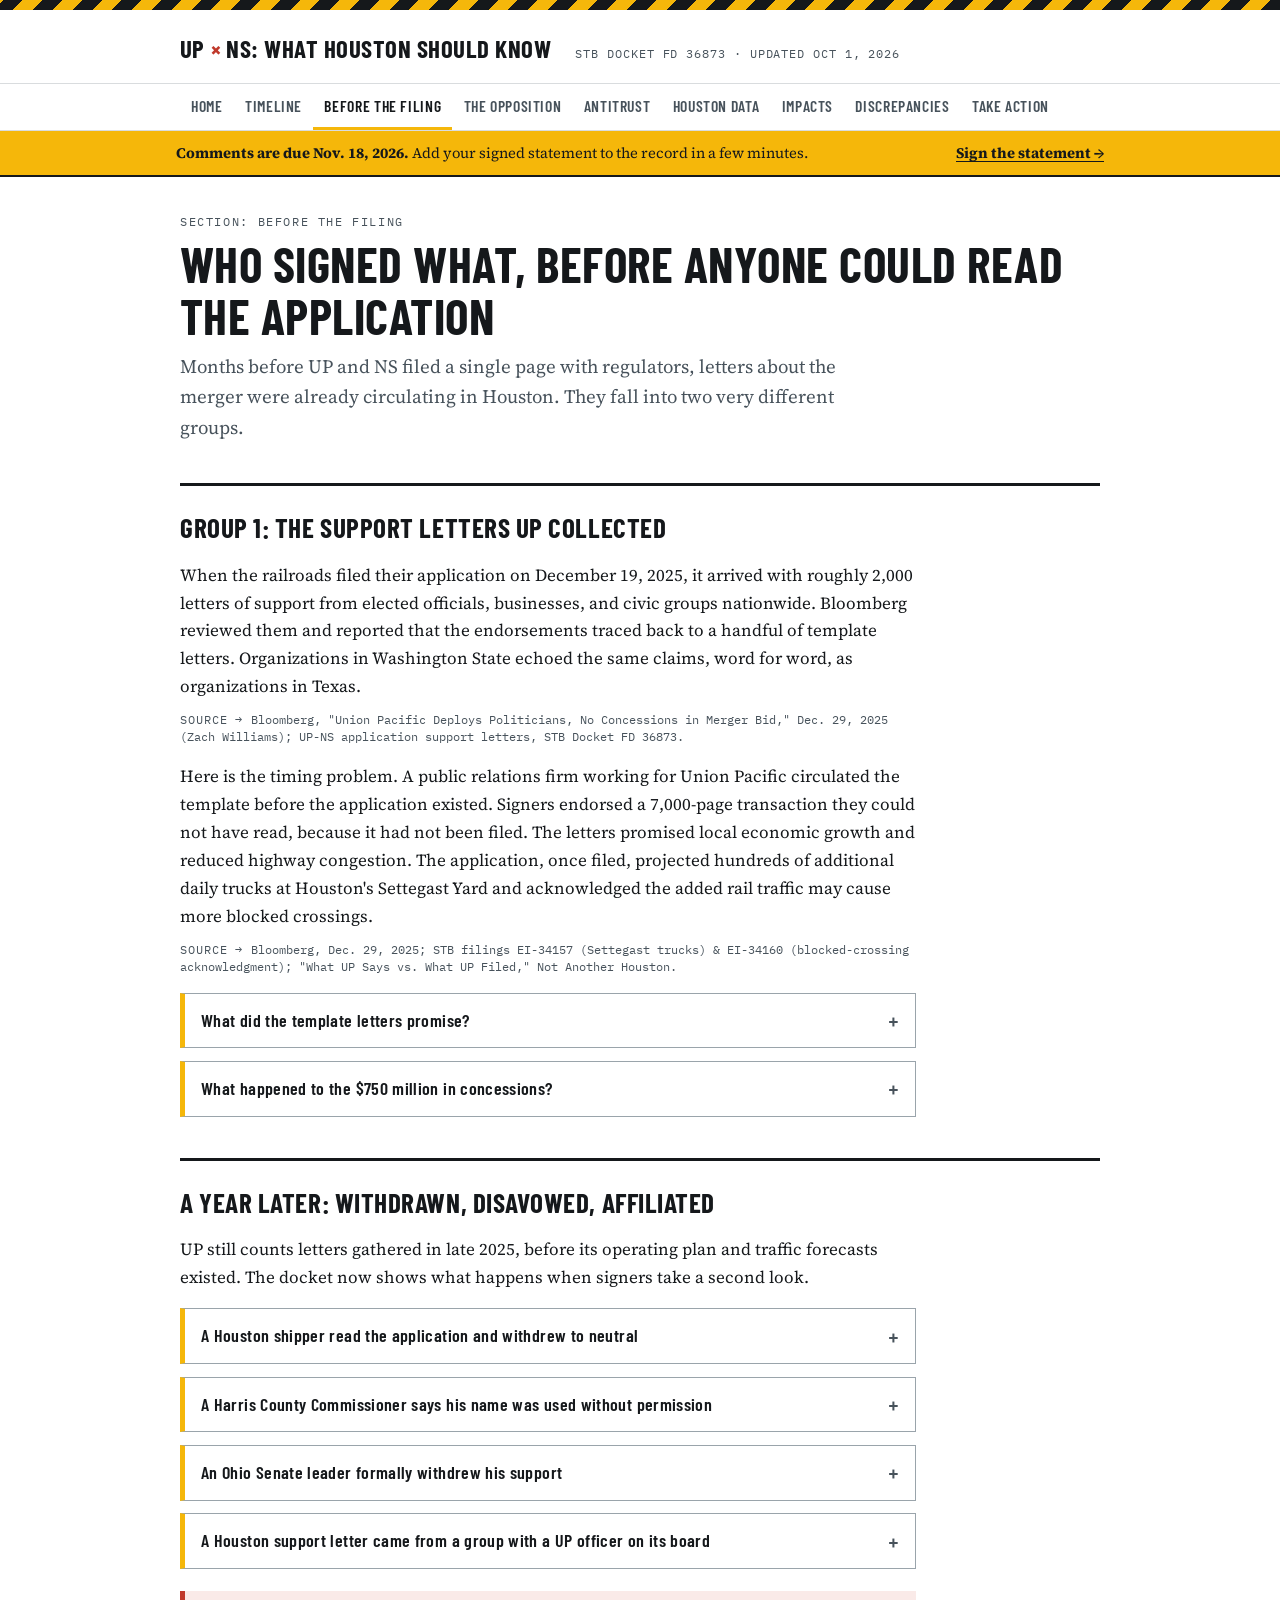
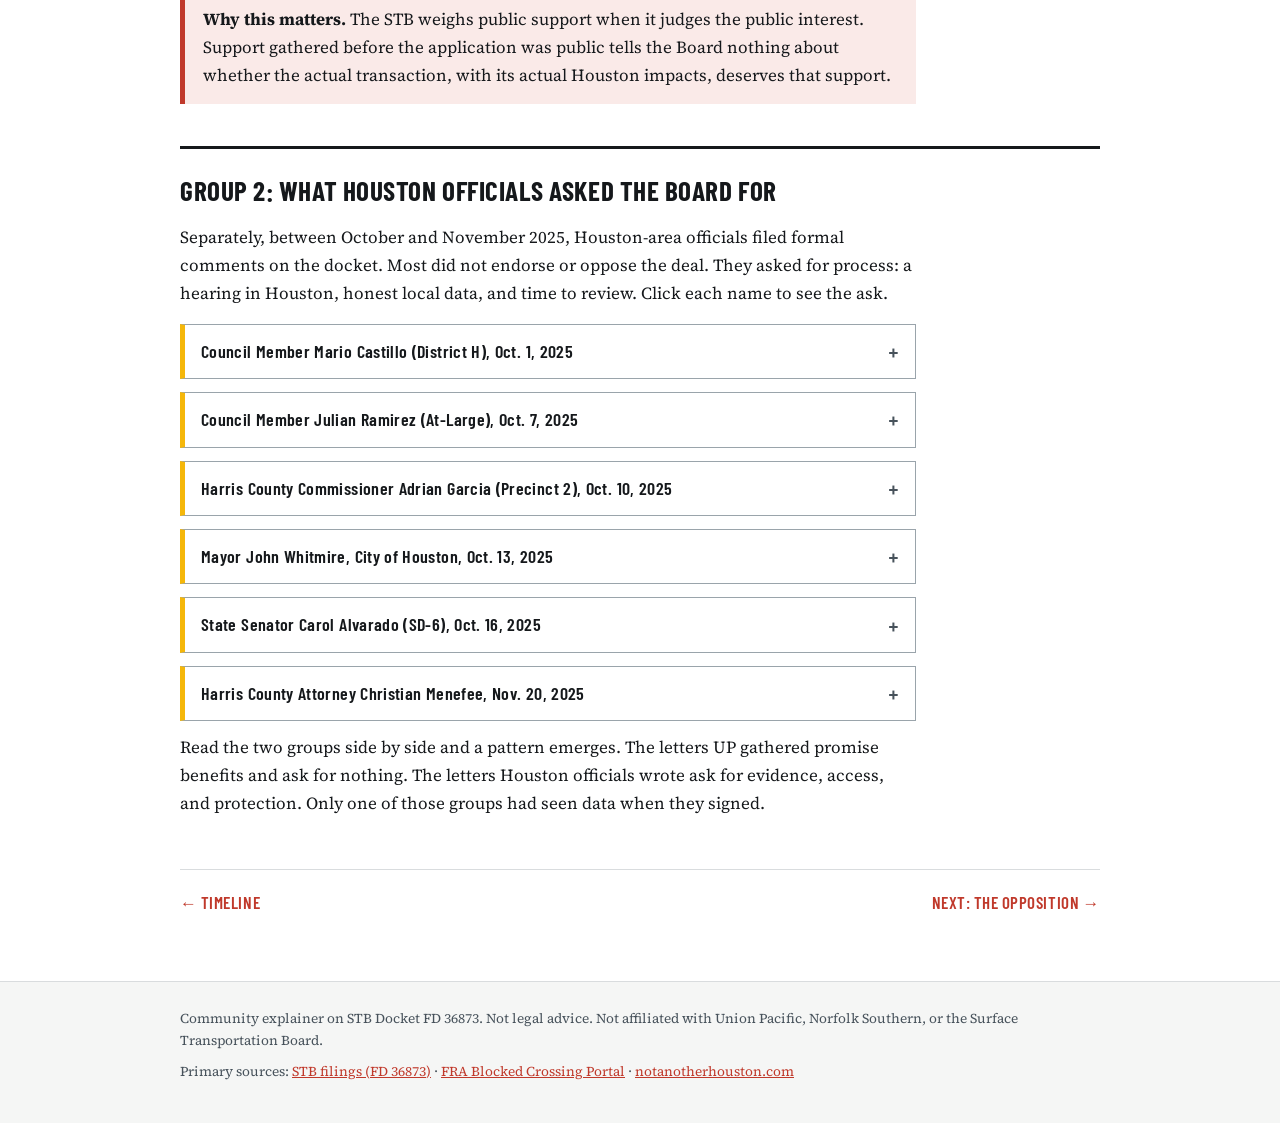
<file: letters.html>
<!DOCTYPE html>
<html lang="en">
<head>
<meta charset="UTF-8">
<meta name="viewport" content="width=device-width, initial-scale=1.0">
<title>Before the Filing | The UP-NS Merger, Explained</title>
<link rel="preconnect" href="https://fonts.googleapis.com">
<link href="https://fonts.googleapis.com/css2?family=Barlow+Condensed:wght@600;700&family=IBM+Plex+Mono:wght@400;600&family=Source+Serif+4:ital,wght@0,400;0,600;1,400&display=swap" rel="stylesheet">
<link rel="stylesheet" href="styles.css">
</head>
<body>
<div class="hazard" aria-hidden="true"></div>
<header class="site">
  <div class="site-inner">
    <a class="wordmark" href="index.html">UP <span class="x">&times;</span> NS: What Houston Should Know</a>
    <span class="docket">STB DOCKET FD 36873 &middot; UPDATED OCT 1, 2026</span>
  </div>
</header>
<nav class="site" aria-label="Site">
  <ul>
    <li><a href="index.html">Home</a></li>
    <li><a href="timeline.html">Timeline</a></li>
    <li><a href="letters.html" class="here">Before the Filing</a></li>
    <li><a href="opposition.html">The Opposition</a></li>
    <li><a href="antitrust.html">Antitrust</a></li>
    <li><a href="houston-data.html">Houston Data</a></li>
    <li><a href="impacts.html">Impacts</a></li>
    <li><a href="discrepancies.html">Discrepancies</a></li>
    <li><a href="action.html">Take Action</a></li>
  </ul>
</nav>
<div class="cta-strip"><div class="cta-inner"><span><strong>Comments are due Nov. 18, 2026.</strong> Add your signed statement to the record in a few minutes.</span><a href="https://lindsaywil4.github.io/stb-statement/" rel="noopener">Sign the statement &rarr;</a></div></div>

<main>
  <p class="eyebrow">Section: Before the Filing</p>
  <h1>Who signed what, before anyone could read the application</h1>
  <p class="lede">Months before UP and NS filed a single page with regulators, letters about the merger were already circulating in Houston. They fall into two very different groups.</p>

  <h2>Group 1: The support letters UP collected</h2>
  <p>When the railroads filed their application on December 19, 2025, it arrived with roughly 2,000 letters of support from elected officials, businesses, and civic groups nationwide. Bloomberg reviewed them and reported that the endorsements traced back to a handful of template letters. Organizations in Washington State echoed the same claims, word for word, as organizations in Texas.</p>
  <span class="src">Bloomberg, "Union Pacific Deploys Politicians, No Concessions in Merger Bid," Dec. 29, 2025 (Zach Williams); UP-NS application support letters, STB Docket FD 36873.</span>

  <p>Here is the timing problem. A public relations firm working for Union Pacific circulated the template before the application existed. Signers endorsed a 7,000-page transaction they could not have read, because it had not been filed. The letters promised local economic growth and reduced highway congestion. The application, once filed, projected hundreds of additional daily trucks at Houston's Settegast Yard and acknowledged the added rail traffic may cause more blocked crossings.</p>
  <span class="src">Bloomberg, Dec. 29, 2025; STB filings EI-34157 (Settegast trucks) &amp; EI-34160 (blocked-crossing acknowledgment); "What UP Says vs. What UP Filed," Not Another Houston.</span>

  <details class="box">
    <summary>What did the template letters promise?</summary>
    <div class="body">
      <p>Form letters attributed to local, state, and federal officials described the merger as a win for the local economy, the environment, and millions of Texans, citing job creation and reduced highway congestion. Compare that to the filings on the <a href="discrepancies.html">Discrepancies</a> page. The application itself projects more trucks at Houston's intermodal yard and flags the risk of additional blocked crossings.</p>
      <span class="src">UP-affiliated form letter language as documented in "What UP Says vs. What UP Filed"; STB filings EI-34157, EI-34160.</span>
    </div>
  </details>

  <details class="box">
    <summary>What happened to the $750 million in concessions?</summary>
    <div class="body">
      <p>Bloomberg reported that the railroads quietly withdrew $750 million in previously touted concessions around the time they filed. UP's later public materials cite $300 million in community benefits. Community advocates note those items map to projects UP had already planned before the merger.</p>
      <span class="src">Bloomberg, Dec. 29, 2025; community briefing records, Mar. 2026.</span>
    </div>
  </details>

  <h2>A year later: withdrawn, disavowed, affiliated</h2>
  <p>UP still counts letters gathered in late 2025, before its operating plan and traffic forecasts existed. The docket now shows what happens when signers take a second look.</p>

  <details class="box">
    <summary>A Houston shipper read the application and withdrew to neutral</summary>
    <div class="body">
      <p>USD Group, a Houston logistics company, sent a support letter in September 2025. In February 2026 it told the Board that after reviewing the December filing it "does not, by this submission, take a position for or against" the merger. The retraction first went to the Board on December 29 and had to be resubmitted five weeks later to reach the public docket.</p>
      <span class="src">USD Group LLC letter, STB filing 310831 (entered Feb. 4, 2026), Docket FD 36873.</span>
    </div>
  </details>

  <details class="box">
    <summary>A Harris County Commissioner says his name was used without permission</summary>
    <div class="body">
      <p>A support letter from Trees for Houston listed Commissioner Rodney Ellis among its advisors. Ellis told the Board that "neither I nor my office reviewed, authorized, or approved that letter," and stated he stands with Settegast and Greater Fifth Ward residents on emissions and accountability.</p>
      <span class="src">Commissioner Rodney Ellis letter, STB filing 310966 (entered Mar. 10, 2026).</span>
    </div>
  </details>

  <details class="box">
    <summary>An Ohio Senate leader formally withdrew his support</summary>
    <div class="body">
      <p>Ohio Senate Majority Whip George Lang withdrew his October 2025 support letter in August 2026, citing effects on Ohio farm, chemical, and manufacturing shippers and on railroad jobs. BNSF's September filing notes that other signers of UP's form letters are retracting as well.</p>
      <span class="src">Sen. George F. Lang letter, STB filing 312103 (entered Aug. 27, 2026); BNSF-53, STB filing 312262 (Sept. 9, 2026).</span>
    </div>
  </details>

  <details class="box">
    <summary>A Houston support letter came from a group with a UP officer on its board</summary>
    <div class="body">
      <p>The North Houston Association's September 2025 support letter appears in Volume 3 of the application. The letter's own masthead lists a Union Pacific public affairs director on the association's board of directors. The application does not flag that relationship. In September 2026 the association's president wrote a Houston Business Journal op-ed backing the merger, also without mentioning it. The same op-ed agreed that residents "deserve input on noise, health and safety concerns" and that regulators should conduct "extensive environmental and traffic studies."</p>
      <span class="src">North Houston Association letter, Sept. 25, 2025, UP-NS Application Vol. 3 at 1874; M. Briggs, Houston Business Journal, Sept. 15, 2026; NHA Board of Directors page.</span>
    </div>
  </details>

  <div class="alert">
    <p><strong>Why this matters.</strong> The STB weighs public support when it judges the public interest. Support gathered before the application was public tells the Board nothing about whether the actual transaction, with its actual Houston impacts, deserves that support.</p>
  </div>

  <h2>Group 2: What Houston officials asked the Board for</h2>
  <p>Separately, between October and November 2025, Houston-area officials filed formal comments on the docket. Most did not endorse or oppose the deal. They asked for process: a hearing in Houston, honest local data, and time to review. Click each name to see the ask.</p>

  <details class="box">
    <summary>Council Member Mario Castillo (District H), Oct. 1, 2025</summary>
    <div class="body">
      <p>The first Houston elected official to file. He asked for at least one public hearing in Houston at hours working families can attend, noting the Board held its CP-KCS hearing in Beaumont on a weekday. He requested comprehensive Houston-specific impact analysis and meaningful weight for local government input.</p>
      <span class="src">STB filing 310428, Docket FD 36873.</span>
    </div>
  </details>

  <details class="box">
    <summary>Council Member Julian Ramirez (At-Large), Oct. 7, 2025</summary>
    <div class="body">
      <p>Requested a Houston hearing in evening or weekend hours, plus transparent city-specific projections: freight volumes, train frequency and length, crossing blockage duration, and emergency response impacts.</p>
      <span class="src">STB filing 310413, Docket FD 36873.</span>
    </div>
  </details>

  <details class="box">
    <summary>Harris County Commissioner Adrian Garcia (Precinct 2), Oct. 10, 2025</summary>
    <div class="body">
      <p>Cited 8 of the nation's 10 most-blocked crossings in the East End, first responders losing up to 10 minutes at crossings, and an estimated $2.6 billion in delay, collision, fuel, and emissions costs over 20 years. He asked for a Houston hearing, honest localized forecasts, and a full system impact study covering secondary lines and the cascade effects at Houston's at-grade interchanges.</p>
      <span class="src">STB filing 310429, Docket FD 36873.</span>
    </div>
  </details>

  <details class="box">
    <summary>Mayor John Whitmire, City of Houston, Oct. 13, 2025</summary>
    <div class="body">
      <p>The City's letter names the East End, Greater Fifth Ward, OST/South Union, and Northside as among the most rail-impacted urban areas in the nation, and notes the Houston Fire Department documents hundreds of incidents each year where stopped trains delay or reroute emergency vehicles. The City endorsed the East End Super Neighborhood Coalition's requests and asked for binding conditions on any approval: grade separation funding, limits on train length and idling in residential areas, quiet zones, and noise and vibration protections.</p>
      <span class="src">City of Houston comment, Oct. 13, 2025, Docket FD 36873.</span>
    </div>
  </details>

  <details class="box">
    <summary>State Senator Carol Alvarado (SD-6), Oct. 16, 2025</summary>
    <div class="body">
      <p>Her letter struck a more supportive tone than the others. It describes the merger as a potential driver of economic growth through the Port of Houston, encourages the companies to keep working with East End residents, and urges the Board to keep safety and quality of life top priorities. It requests no specific hearing, study, or condition.</p>
      <span class="src">STB filing 310158, Docket FD 36873.</span>
    </div>
  </details>

  <details class="box">
    <summary>Harris County Attorney Christian Menefee, Nov. 20, 2025</summary>
    <div class="body">
      <p>Asked for a rigorous, transparent review, at least one hearing in Harris County, and a comment process with enough time for real analysis. His letter states residents should not have to tolerate service breakdowns, safety lapses, or higher prices because of the deal.</p>
      <span class="src">STB filing 310323, Docket FD 36873.</span>
    </div>
  </details>

  <p>Read the two groups side by side and a pattern emerges. The letters UP gathered promise benefits and ask for nothing. The letters Houston officials wrote ask for evidence, access, and protection. Only one of those groups had seen data when they signed.</p>

  <div class="pager">
    <a href="timeline.html">&larr; Timeline</a>
    <a href="opposition.html">Next: The Opposition &rarr;</a>
  </div>
</main>

<footer class="site">
  <div class="footer-inner">
    <p>Community explainer on STB Docket FD 36873. Not legal advice. Not affiliated with Union Pacific, Norfolk Southern, or the Surface Transportation Board.</p>
    <p>Primary sources: <a href="https://www.stb.gov/proceedings-actions/filings/" rel="noopener">STB filings (FD 36873)</a> &middot; <a href="https://www.fra.dot.gov/blockedcrossings/" rel="noopener">FRA Blocked Crossing Portal</a> &middot; <a href="https://notanotherhouston.com" rel="noopener">notanotherhouston.com</a></p>
  </div>
</footer>
</body>
</html>
</file>
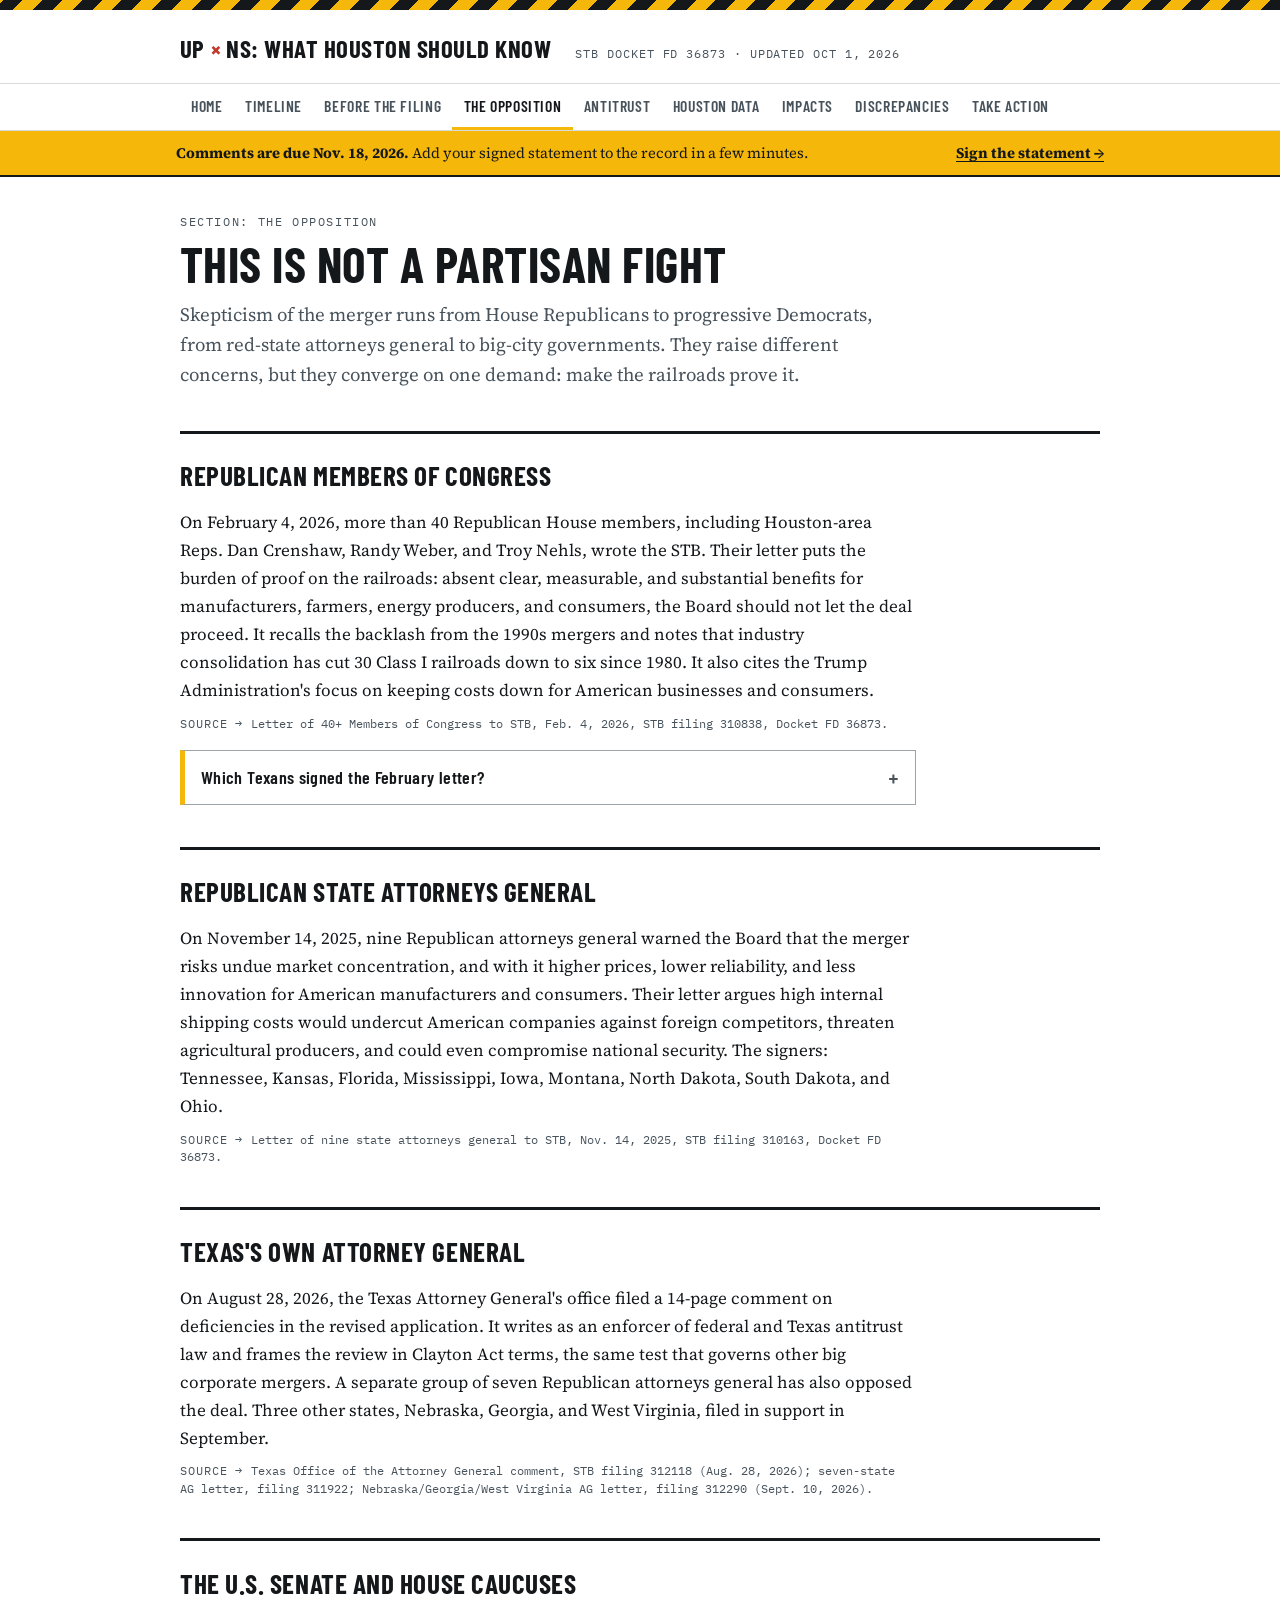
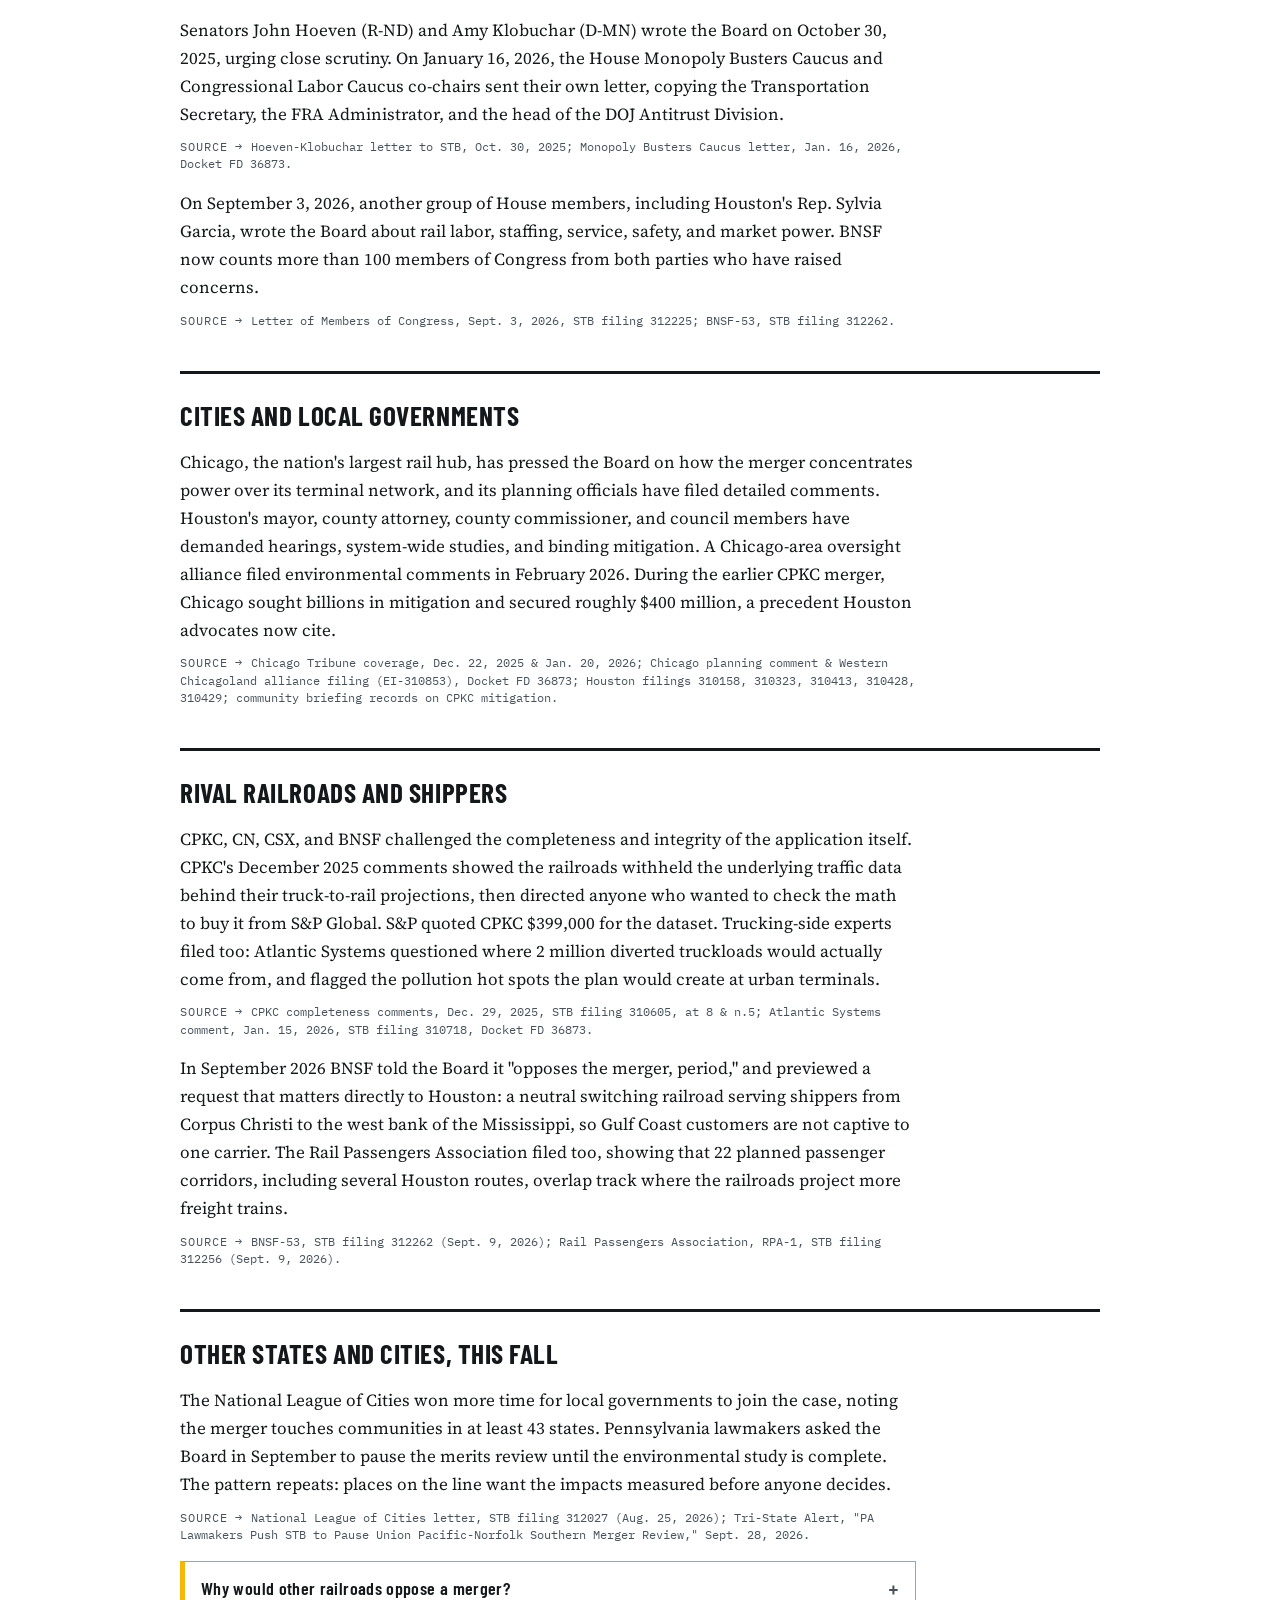
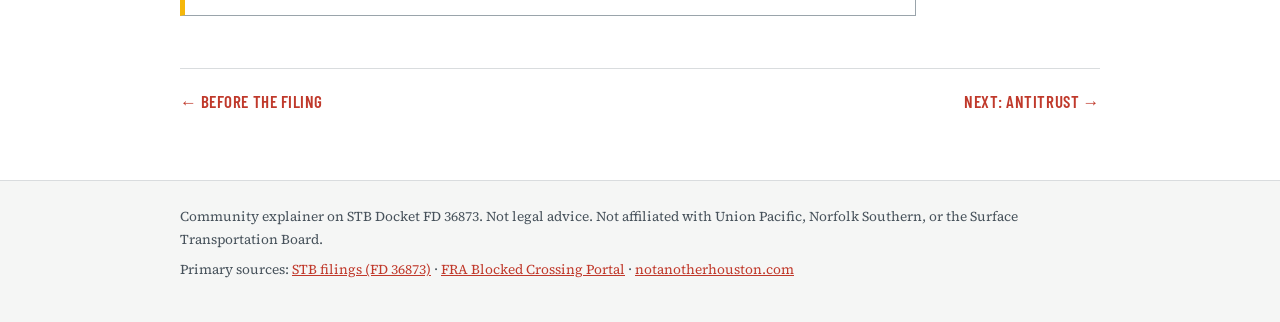
<file: opposition.html>
<!DOCTYPE html>
<html lang="en">
<head>
<meta charset="UTF-8">
<meta name="viewport" content="width=device-width, initial-scale=1.0">
<title>The Opposition | The UP-NS Merger, Explained</title>
<link rel="preconnect" href="https://fonts.googleapis.com">
<link href="https://fonts.googleapis.com/css2?family=Barlow+Condensed:wght@600;700&family=IBM+Plex+Mono:wght@400;600&family=Source+Serif+4:ital,wght@0,400;0,600;1,400&display=swap" rel="stylesheet">
<link rel="stylesheet" href="styles.css">
</head>
<body>
<div class="hazard" aria-hidden="true"></div>
<header class="site">
  <div class="site-inner">
    <a class="wordmark" href="index.html">UP <span class="x">&times;</span> NS: What Houston Should Know</a>
    <span class="docket">STB DOCKET FD 36873 &middot; UPDATED OCT 1, 2026</span>
  </div>
</header>
<nav class="site" aria-label="Site">
  <ul>
    <li><a href="index.html">Home</a></li>
    <li><a href="timeline.html">Timeline</a></li>
    <li><a href="letters.html">Before the Filing</a></li>
    <li><a href="opposition.html" class="here">The Opposition</a></li>
    <li><a href="antitrust.html">Antitrust</a></li>
    <li><a href="houston-data.html">Houston Data</a></li>
    <li><a href="impacts.html">Impacts</a></li>
    <li><a href="discrepancies.html">Discrepancies</a></li>
    <li><a href="action.html">Take Action</a></li>
  </ul>
</nav>
<div class="cta-strip"><div class="cta-inner"><span><strong>Comments are due Nov. 18, 2026.</strong> Add your signed statement to the record in a few minutes.</span><a href="https://lindsaywil4.github.io/stb-statement/" rel="noopener">Sign the statement &rarr;</a></div></div>

<main>
  <p class="eyebrow">Section: The Opposition</p>
  <h1>This is not a partisan fight</h1>
  <p class="lede">Skepticism of the merger runs from House Republicans to progressive Democrats, from red-state attorneys general to big-city governments. They raise different concerns, but they converge on one demand: make the railroads prove it.</p>

  <h2>Republican members of Congress</h2>
  <p>On February 4, 2026, more than 40 Republican House members, including Houston-area Reps. Dan Crenshaw, Randy Weber, and Troy Nehls, wrote the STB. Their letter puts the burden of proof on the railroads: absent clear, measurable, and substantial benefits for manufacturers, farmers, energy producers, and consumers, the Board should not let the deal proceed. It recalls the backlash from the 1990s mergers and notes that industry consolidation has cut 30 Class I railroads down to six since 1980. It also cites the Trump Administration's focus on keeping costs down for American businesses and consumers.</p>
  <span class="src">Letter of 40+ Members of Congress to STB, Feb. 4, 2026, STB filing 310838, Docket FD 36873.</span>

  <details class="box">
    <summary>Which Texans signed the February letter?</summary>
    <div class="body">
      <p>Texas signers include Dan Crenshaw, Randy Weber, Troy Nehls, Michael Cloud, Beth Van Duyne, Jake Ellzey, Lance Gooden, August Pfluger, Pat Fallon, Ronny Jackson, John Carter, Craig Goldman, and Roger Williams. The full list spans farm states, energy states, and freight corridors nationwide.</p>
      <span class="src">STB filing 310838, signature pages.</span>
    </div>
  </details>

  <h2>Republican state attorneys general</h2>
  <p>On November 14, 2025, nine Republican attorneys general warned the Board that the merger risks undue market concentration, and with it higher prices, lower reliability, and less innovation for American manufacturers and consumers. Their letter argues high internal shipping costs would undercut American companies against foreign competitors, threaten agricultural producers, and could even compromise national security. The signers: Tennessee, Kansas, Florida, Mississippi, Iowa, Montana, North Dakota, South Dakota, and Ohio.</p>
  <span class="src">Letter of nine state attorneys general to STB, Nov. 14, 2025, STB filing 310163, Docket FD 36873.</span>

  <h2>Texas's own Attorney General</h2>
  <p>On August 28, 2026, the Texas Attorney General's office filed a 14-page comment on deficiencies in the revised application. It writes as an enforcer of federal and Texas antitrust law and frames the review in Clayton Act terms, the same test that governs other big corporate mergers. A separate group of seven Republican attorneys general has also opposed the deal. Three other states, Nebraska, Georgia, and West Virginia, filed in support in September.</p>
  <span class="src">Texas Office of the Attorney General comment, STB filing 312118 (Aug. 28, 2026); seven-state AG letter, filing 311922; Nebraska/Georgia/West Virginia AG letter, filing 312290 (Sept. 10, 2026).</span>

  <h2>The U.S. Senate and House caucuses</h2>
  <p>Senators John Hoeven (R-ND) and Amy Klobuchar (D-MN) wrote the Board on October 30, 2025, urging close scrutiny. On January 16, 2026, the House Monopoly Busters Caucus and Congressional Labor Caucus co-chairs sent their own letter, copying the Transportation Secretary, the FRA Administrator, and the head of the DOJ Antitrust Division.</p>
  <span class="src">Hoeven-Klobuchar letter to STB, Oct. 30, 2025; Monopoly Busters Caucus letter, Jan. 16, 2026, Docket FD 36873.</span>
  <p>On September 3, 2026, another group of House members, including Houston's Rep. Sylvia Garcia, wrote the Board about rail labor, staffing, service, safety, and market power. BNSF now counts more than 100 members of Congress from both parties who have raised concerns.</p>
  <span class="src">Letter of Members of Congress, Sept. 3, 2026, STB filing 312225; BNSF-53, STB filing 312262.</span>

  <h2>Cities and local governments</h2>
  <p>Chicago, the nation's largest rail hub, has pressed the Board on how the merger concentrates power over its terminal network, and its planning officials have filed detailed comments. Houston's mayor, county attorney, county commissioner, and council members have demanded hearings, system-wide studies, and binding mitigation. A Chicago-area oversight alliance filed environmental comments in February 2026. During the earlier CPKC merger, Chicago sought billions in mitigation and secured roughly $400 million, a precedent Houston advocates now cite.</p>
  <span class="src">Chicago Tribune coverage, Dec. 22, 2025 &amp; Jan. 20, 2026; Chicago planning comment &amp; Western Chicagoland alliance filing (EI-310853), Docket FD 36873; Houston filings 310158, 310323, 310413, 310428, 310429; community briefing records on CPKC mitigation.</span>

  <h2>Rival railroads and shippers</h2>
  <p>CPKC, CN, CSX, and BNSF challenged the completeness and integrity of the application itself. CPKC's December 2025 comments showed the railroads withheld the underlying traffic data behind their truck-to-rail projections, then directed anyone who wanted to check the math to buy it from S&amp;P Global. S&amp;P quoted CPKC $399,000 for the dataset. Trucking-side experts filed too: Atlantic Systems questioned where 2 million diverted truckloads would actually come from, and flagged the pollution hot spots the plan would create at urban terminals.</p>
  <span class="src">CPKC completeness comments, Dec. 29, 2025, STB filing 310605, at 8 &amp; n.5; Atlantic Systems comment, Jan. 15, 2026, STB filing 310718, Docket FD 36873.</span>

  <p>In September 2026 BNSF told the Board it "opposes the merger, period," and previewed a request that matters directly to Houston: a neutral switching railroad serving shippers from Corpus Christi to the west bank of the Mississippi, so Gulf Coast customers are not captive to one carrier. The Rail Passengers Association filed too, showing that 22 planned passenger corridors, including several Houston routes, overlap track where the railroads project more freight trains.</p>
  <span class="src">BNSF-53, STB filing 312262 (Sept. 9, 2026); Rail Passengers Association, RPA-1, STB filing 312256 (Sept. 9, 2026).</span>

  <h2>Other states and cities, this fall</h2>
  <p>The National League of Cities won more time for local governments to join the case, noting the merger touches communities in at least 43 states. Pennsylvania lawmakers asked the Board in September to pause the merits review until the environmental study is complete. The pattern repeats: places on the line want the impacts measured before anyone decides.</p>
  <span class="src">National League of Cities letter, STB filing 312027 (Aug. 25, 2026); Tri-State Alert, "PA Lawmakers Push STB to Pause Union Pacific-Norfolk Southern Merger Review," Sept. 28, 2026.</span>

  <details class="box">
    <summary>Why would other railroads oppose a merger?</summary>
    <div class="body">
      <p>Partly self-interest: a coast-to-coast UP-NS could squeeze rivals at shared gateways like Chicago, St. Louis, and New Orleans. But their filings also do the public a service. Their lawyers and economists audited the application line by line, and their objections about missing data and withheld agreements became the backbone of the STB's January rejection. The Board also flagged an "end-game" problem the railroads barely addressed: approving this deal invites a final round of consolidation. <a href="antitrust.html">More on that next.</a></p>
      <span class="src">STB Decision, Jan. 16, 2026; CPKC filing 310605 at 17.</span>
    </div>
  </details>

  <div class="pager">
    <a href="letters.html">&larr; Before the Filing</a>
    <a href="antitrust.html">Next: Antitrust &rarr;</a>
  </div>
</main>

<footer class="site">
  <div class="footer-inner">
    <p>Community explainer on STB Docket FD 36873. Not legal advice. Not affiliated with Union Pacific, Norfolk Southern, or the Surface Transportation Board.</p>
    <p>Primary sources: <a href="https://www.stb.gov/proceedings-actions/filings/" rel="noopener">STB filings (FD 36873)</a> &middot; <a href="https://www.fra.dot.gov/blockedcrossings/" rel="noopener">FRA Blocked Crossing Portal</a> &middot; <a href="https://notanotherhouston.com" rel="noopener">notanotherhouston.com</a></p>
  </div>
</footer>
</body>
</html>
</file>
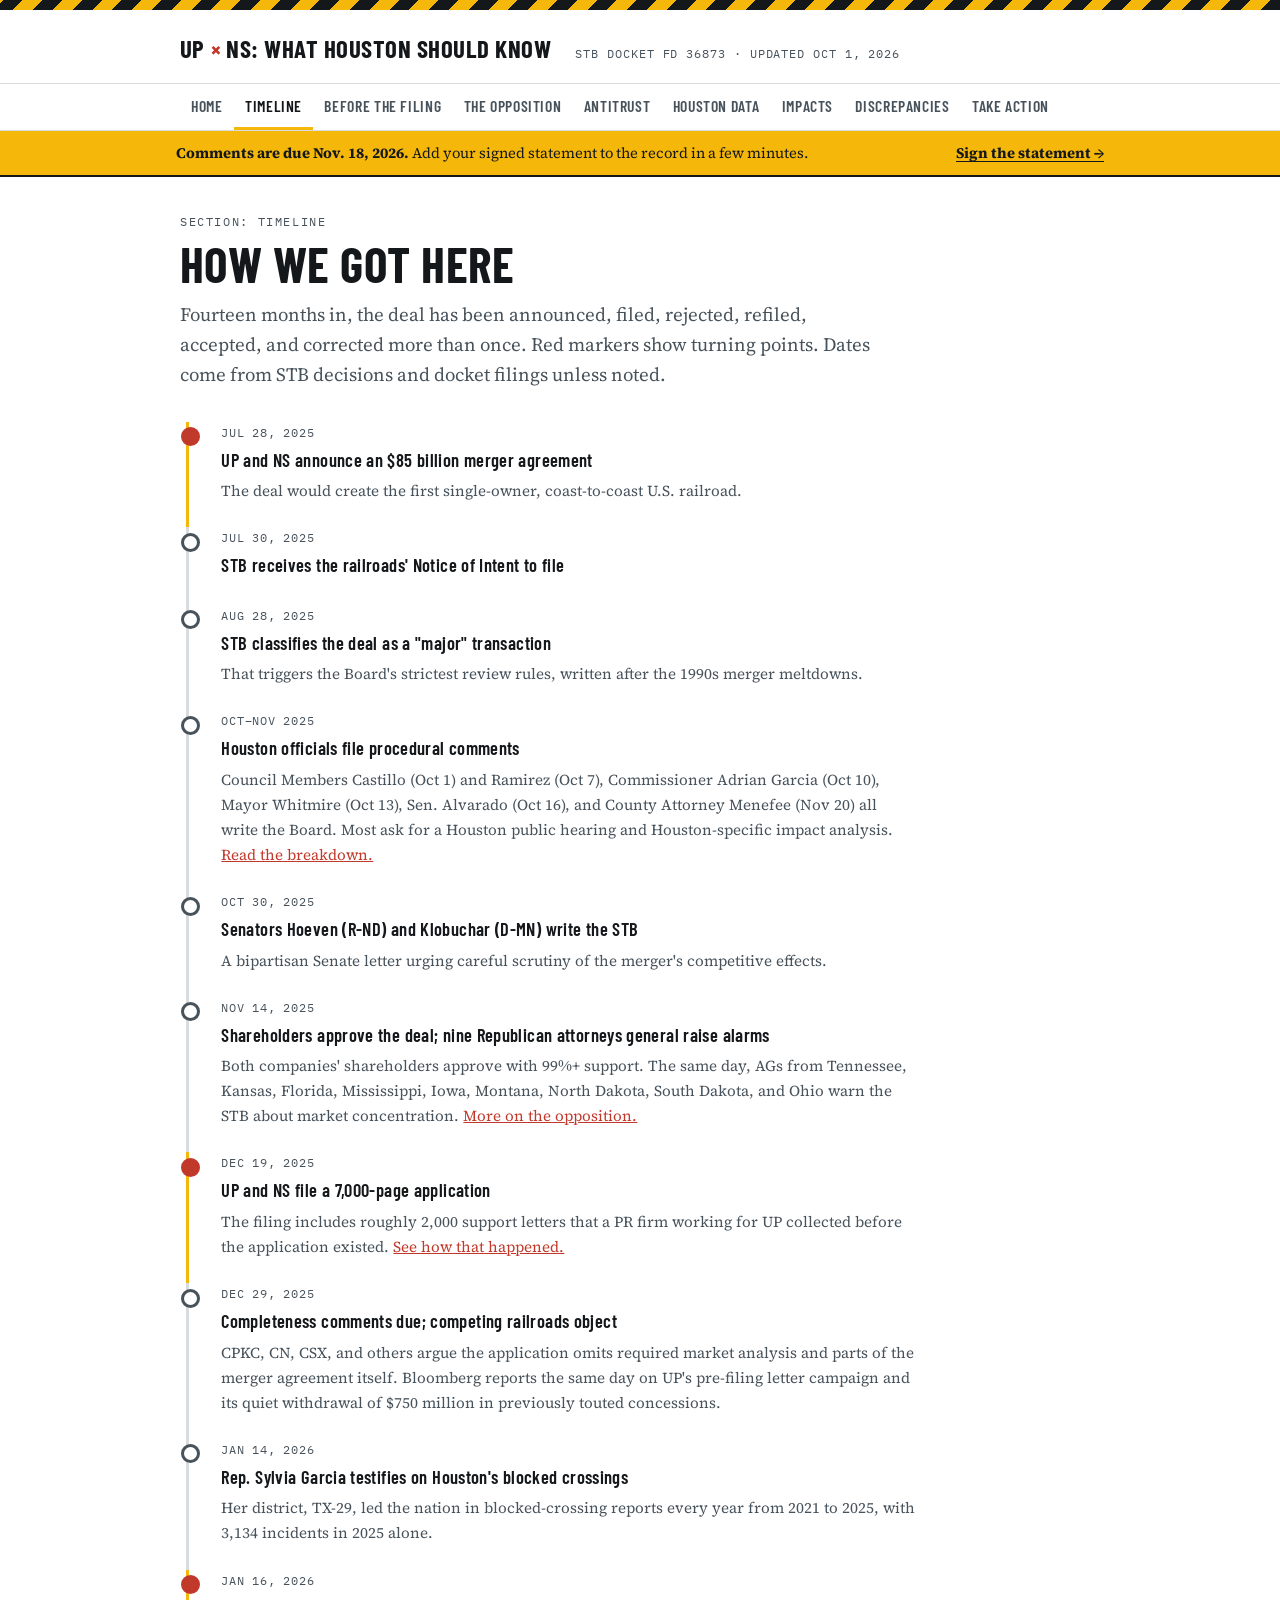
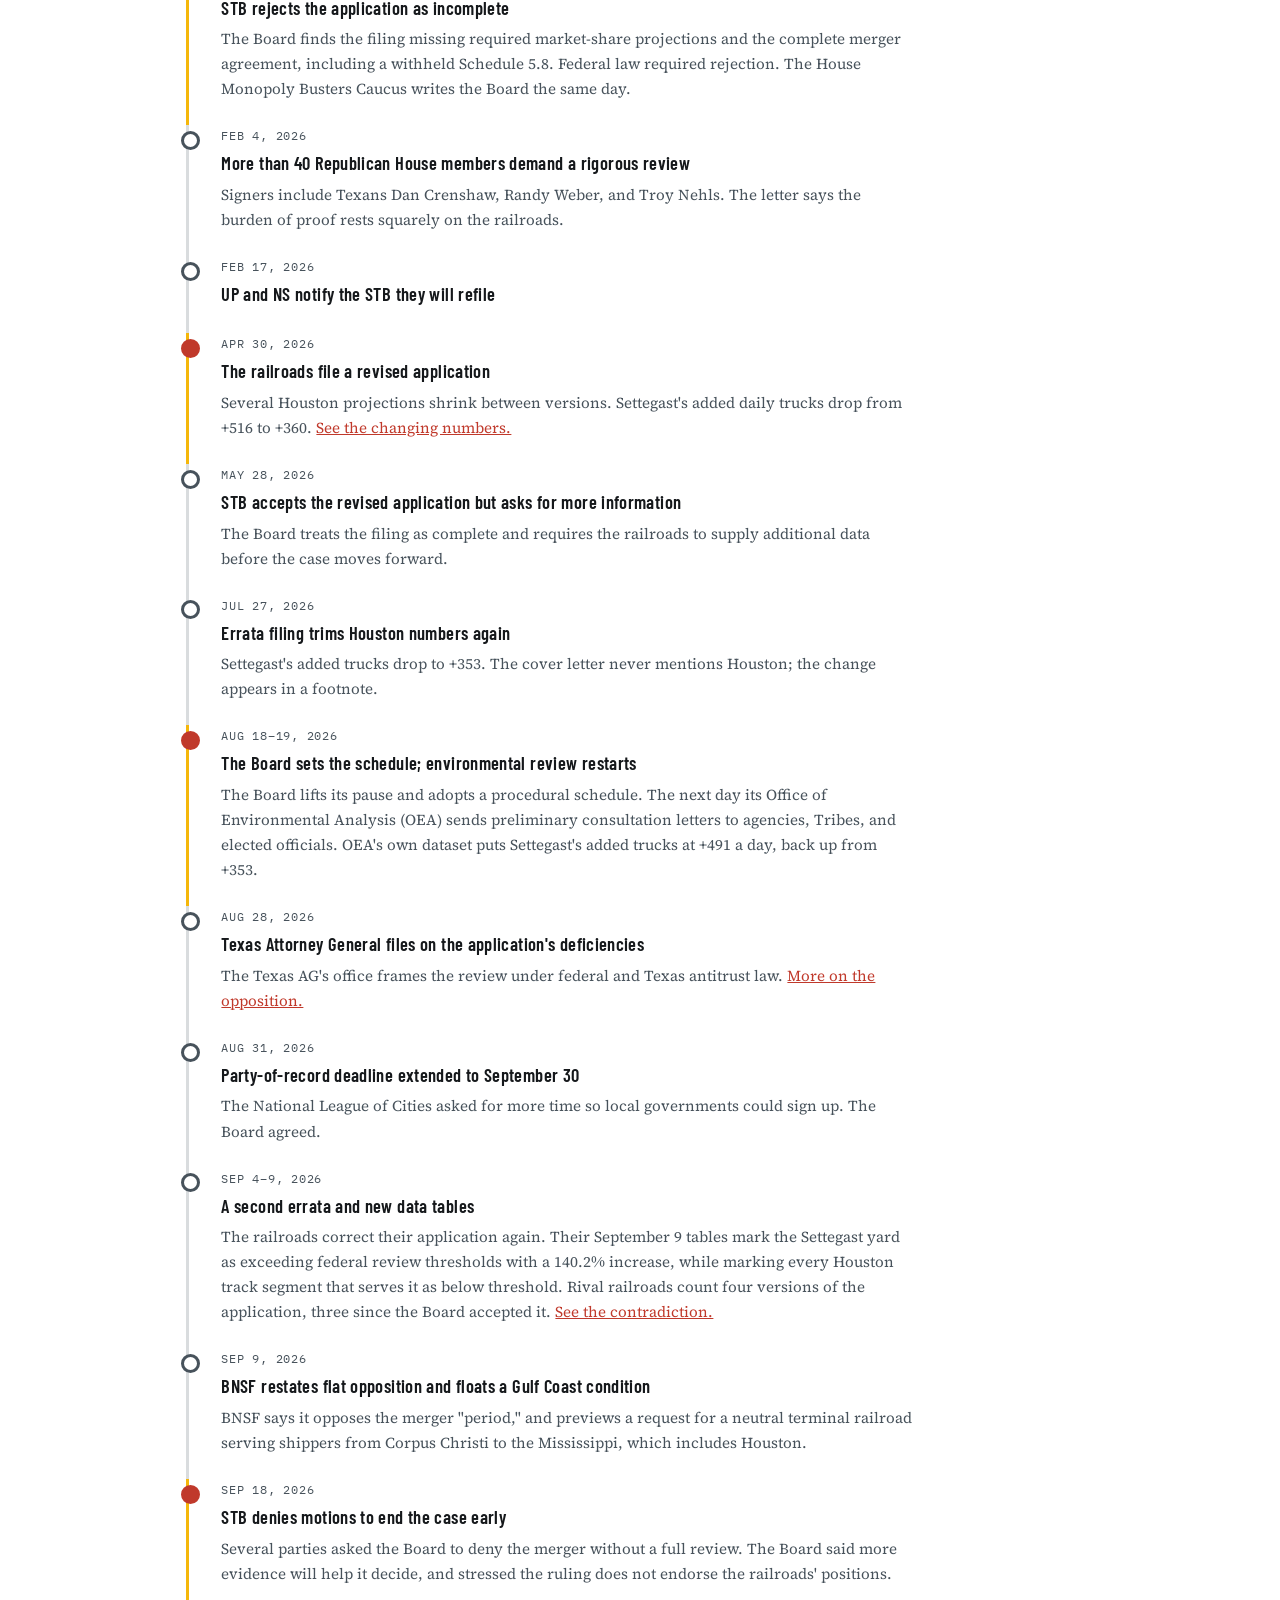
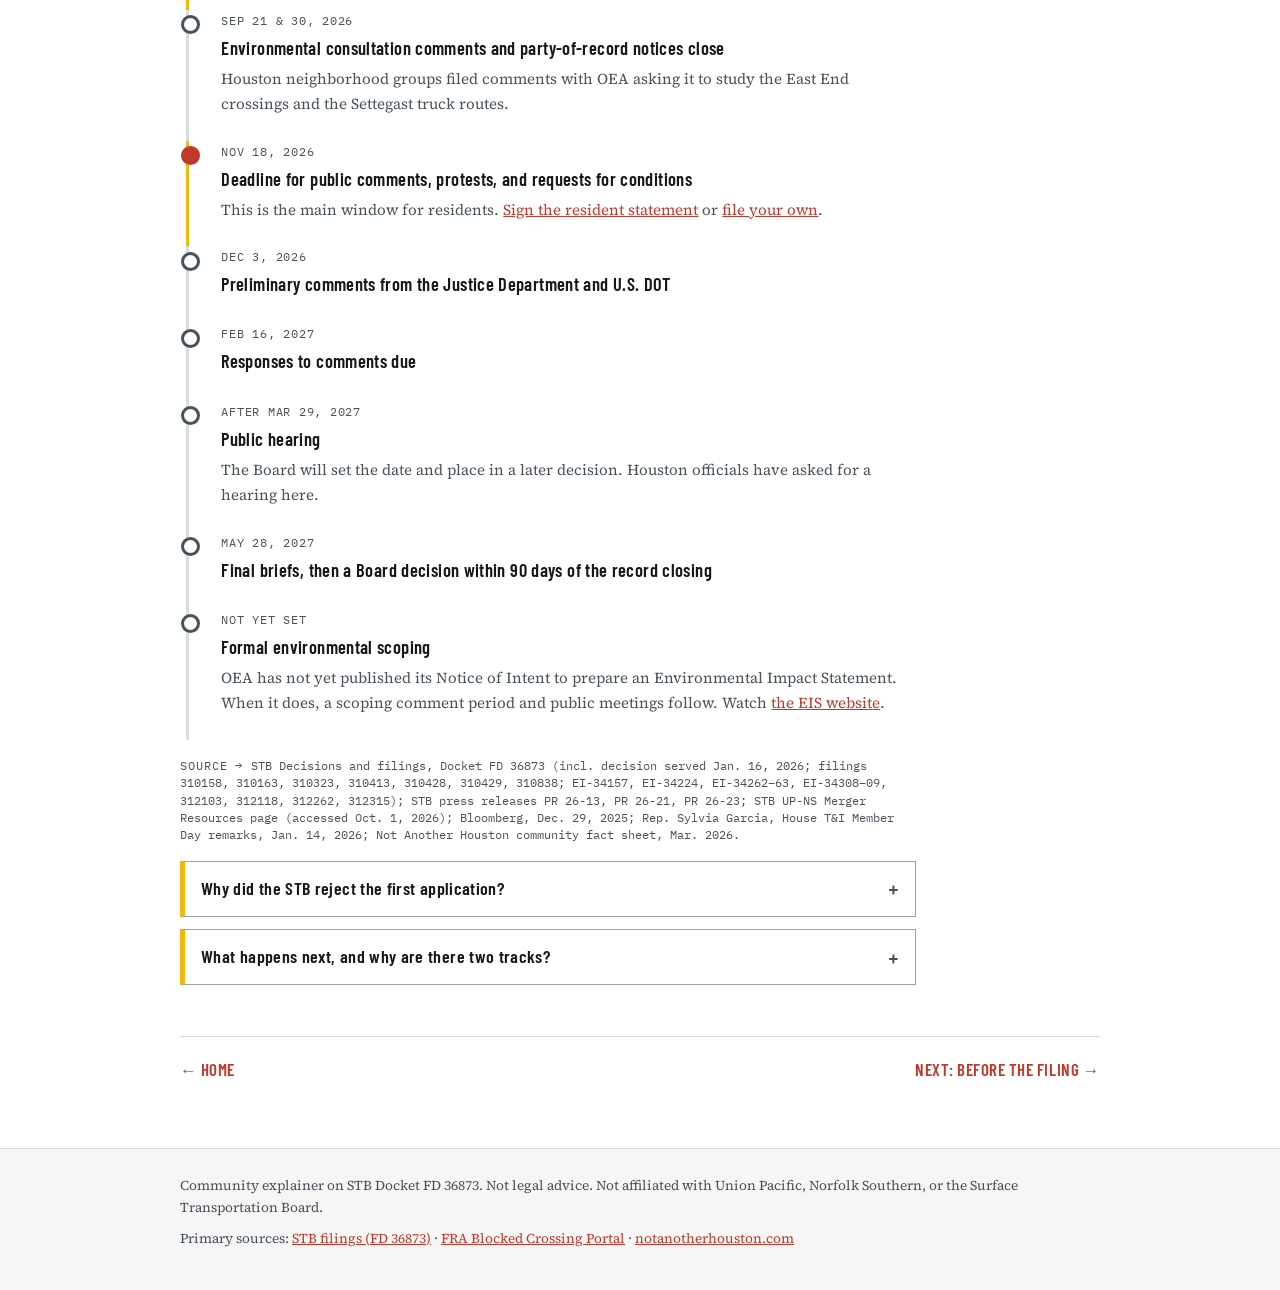
<file: timeline.html>
<!DOCTYPE html>
<html lang="en">
<head>
<meta charset="UTF-8">
<meta name="viewport" content="width=device-width, initial-scale=1.0">
<title>Timeline | The UP-NS Merger, Explained</title>
<link rel="preconnect" href="https://fonts.googleapis.com">
<link href="https://fonts.googleapis.com/css2?family=Barlow+Condensed:wght@600;700&family=IBM+Plex+Mono:wght@400;600&family=Source+Serif+4:ital,wght@0,400;0,600;1,400&display=swap" rel="stylesheet">
<link rel="stylesheet" href="styles.css">
</head>
<body>
<div class="hazard" aria-hidden="true"></div>
<header class="site">
  <div class="site-inner">
    <a class="wordmark" href="index.html">UP <span class="x">&times;</span> NS: What Houston Should Know</a>
    <span class="docket">STB DOCKET FD 36873 &middot; UPDATED OCT 1, 2026</span>
  </div>
</header>
<nav class="site" aria-label="Site">
  <ul>
    <li><a href="index.html">Home</a></li>
    <li><a href="timeline.html" class="here">Timeline</a></li>
    <li><a href="letters.html">Before the Filing</a></li>
    <li><a href="opposition.html">The Opposition</a></li>
    <li><a href="antitrust.html">Antitrust</a></li>
    <li><a href="houston-data.html">Houston Data</a></li>
    <li><a href="impacts.html">Impacts</a></li>
    <li><a href="discrepancies.html">Discrepancies</a></li>
    <li><a href="action.html">Take Action</a></li>
  </ul>
</nav>
<div class="cta-strip"><div class="cta-inner"><span><strong>Comments are due Nov. 18, 2026.</strong> Add your signed statement to the record in a few minutes.</span><a href="https://lindsaywil4.github.io/stb-statement/" rel="noopener">Sign the statement &rarr;</a></div></div>

<main>
  <p class="eyebrow">Section: Timeline</p>
  <h1>How we got here</h1>
  <p class="lede">Fourteen months in, the deal has been announced, filed, rejected, refiled, accepted, and corrected more than once. Red markers show turning points. Dates come from STB decisions and docket filings unless noted.</p>

  <ol class="timeline">
    <li class="key">
      <span class="t-date">JUL 28, 2025</span>
      <span class="t-what">UP and NS announce an $85 billion merger agreement</span>
      <span class="t-detail">The deal would create the first single-owner, coast-to-coast U.S. railroad.</span>
    </li>
    <li>
      <span class="t-date">JUL 30, 2025</span>
      <span class="t-what">STB receives the railroads' Notice of Intent to file</span>
    </li>
    <li>
      <span class="t-date">AUG 28, 2025</span>
      <span class="t-what">STB classifies the deal as a "major" transaction</span>
      <span class="t-detail">That triggers the Board's strictest review rules, written after the 1990s merger meltdowns.</span>
    </li>
    <li>
      <span class="t-date">OCT&ndash;NOV 2025</span>
      <span class="t-what">Houston officials file procedural comments</span>
      <span class="t-detail">Council Members Castillo (Oct 1) and Ramirez (Oct 7), Commissioner Adrian Garcia (Oct 10), Mayor Whitmire (Oct 13), Sen. Alvarado (Oct 16), and County Attorney Menefee (Nov 20) all write the Board. Most ask for a Houston public hearing and Houston-specific impact analysis. <a href="letters.html">Read the breakdown.</a></span>
    </li>
    <li>
      <span class="t-date">OCT 30, 2025</span>
      <span class="t-what">Senators Hoeven (R-ND) and Klobuchar (D-MN) write the STB</span>
      <span class="t-detail">A bipartisan Senate letter urging careful scrutiny of the merger's competitive effects.</span>
    </li>
    <li>
      <span class="t-date">NOV 14, 2025</span>
      <span class="t-what">Shareholders approve the deal; nine Republican attorneys general raise alarms</span>
      <span class="t-detail">Both companies' shareholders approve with 99%+ support. The same day, AGs from Tennessee, Kansas, Florida, Mississippi, Iowa, Montana, North Dakota, South Dakota, and Ohio warn the STB about market concentration. <a href="opposition.html">More on the opposition.</a></span>
    </li>
    <li class="key">
      <span class="t-date">DEC 19, 2025</span>
      <span class="t-what">UP and NS file a 7,000-page application</span>
      <span class="t-detail">The filing includes roughly 2,000 support letters that a PR firm working for UP collected before the application existed. <a href="letters.html">See how that happened.</a></span>
    </li>
    <li>
      <span class="t-date">DEC 29, 2025</span>
      <span class="t-what">Completeness comments due; competing railroads object</span>
      <span class="t-detail">CPKC, CN, CSX, and others argue the application omits required market analysis and parts of the merger agreement itself. Bloomberg reports the same day on UP's pre-filing letter campaign and its quiet withdrawal of $750 million in previously touted concessions.</span>
    </li>
    <li>
      <span class="t-date">JAN 14, 2026</span>
      <span class="t-what">Rep. Sylvia Garcia testifies on Houston's blocked crossings</span>
      <span class="t-detail">Her district, TX-29, led the nation in blocked-crossing reports every year from 2021 to 2025, with 3,134 incidents in 2025 alone.</span>
    </li>
    <li class="key">
      <span class="t-date">JAN 16, 2026</span>
      <span class="t-what">STB rejects the application as incomplete</span>
      <span class="t-detail">The Board finds the filing missing required market-share projections and the complete merger agreement, including a withheld Schedule 5.8. Federal law required rejection. The House Monopoly Busters Caucus writes the Board the same day.</span>
    </li>
    <li>
      <span class="t-date">FEB 4, 2026</span>
      <span class="t-what">More than 40 Republican House members demand a rigorous review</span>
      <span class="t-detail">Signers include Texans Dan Crenshaw, Randy Weber, and Troy Nehls. The letter says the burden of proof rests squarely on the railroads.</span>
    </li>
    <li>
      <span class="t-date">FEB 17, 2026</span>
      <span class="t-what">UP and NS notify the STB they will refile</span>
    </li>
    <li class="key">
      <span class="t-date">APR 30, 2026</span>
      <span class="t-what">The railroads file a revised application</span>
      <span class="t-detail">Several Houston projections shrink between versions. Settegast's added daily trucks drop from +516 to +360. <a href="discrepancies.html">See the changing numbers.</a></span>
    </li>
    <li>
      <span class="t-date">MAY 28, 2026</span>
      <span class="t-what">STB accepts the revised application but asks for more information</span>
      <span class="t-detail">The Board treats the filing as complete and requires the railroads to supply additional data before the case moves forward.</span>
    </li>
    <li>
      <span class="t-date">JUL 27, 2026</span>
      <span class="t-what">Errata filing trims Houston numbers again</span>
      <span class="t-detail">Settegast's added trucks drop to +353. The cover letter never mentions Houston; the change appears in a footnote.</span>
    </li>
    <li class="key">
      <span class="t-date">AUG 18&ndash;19, 2026</span>
      <span class="t-what">The Board sets the schedule; environmental review restarts</span>
      <span class="t-detail">The Board lifts its pause and adopts a procedural schedule. The next day its Office of Environmental Analysis (OEA) sends preliminary consultation letters to agencies, Tribes, and elected officials. OEA's own dataset puts Settegast's added trucks at +491 a day, back up from +353.</span>
    </li>
    <li>
      <span class="t-date">AUG 28, 2026</span>
      <span class="t-what">Texas Attorney General files on the application's deficiencies</span>
      <span class="t-detail">The Texas AG's office frames the review under federal and Texas antitrust law. <a href="opposition.html">More on the opposition.</a></span>
    </li>
    <li>
      <span class="t-date">AUG 31, 2026</span>
      <span class="t-what">Party-of-record deadline extended to September 30</span>
      <span class="t-detail">The National League of Cities asked for more time so local governments could sign up. The Board agreed.</span>
    </li>
    <li>
      <span class="t-date">SEP 4&ndash;9, 2026</span>
      <span class="t-what">A second errata and new data tables</span>
      <span class="t-detail">The railroads correct their application again. Their September 9 tables mark the Settegast yard as exceeding federal review thresholds with a 140.2% increase, while marking every Houston track segment that serves it as below threshold. Rival railroads count four versions of the application, three since the Board accepted it. <a href="discrepancies.html">See the contradiction.</a></span>
    </li>
    <li>
      <span class="t-date">SEP 9, 2026</span>
      <span class="t-what">BNSF restates flat opposition and floats a Gulf Coast condition</span>
      <span class="t-detail">BNSF says it opposes the merger "period," and previews a request for a neutral terminal railroad serving shippers from Corpus Christi to the Mississippi, which includes Houston.</span>
    </li>
    <li class="key">
      <span class="t-date">SEP 18, 2026</span>
      <span class="t-what">STB denies motions to end the case early</span>
      <span class="t-detail">Several parties asked the Board to deny the merger without a full review. The Board said more evidence will help it decide, and stressed the ruling does not endorse the railroads' positions.</span>
    </li>
    <li>
      <span class="t-date">SEP 21 &amp; 30, 2026</span>
      <span class="t-what">Environmental consultation comments and party-of-record notices close</span>
      <span class="t-detail">Houston neighborhood groups filed comments with OEA asking it to study the East End crossings and the Settegast truck routes.</span>
    </li>
    <li class="key">
      <span class="t-date">NOV 18, 2026</span>
      <span class="t-what">Deadline for public comments, protests, and requests for conditions</span>
      <span class="t-detail">This is the main window for residents. <a href="https://lindsaywil4.github.io/stb-statement/" rel="noopener">Sign the resident statement</a> or <a href="action.html">file your own</a>.</span>
    </li>
    <li>
      <span class="t-date">DEC 3, 2026</span>
      <span class="t-what">Preliminary comments from the Justice Department and U.S. DOT</span>
    </li>
    <li>
      <span class="t-date">FEB 16, 2027</span>
      <span class="t-what">Responses to comments due</span>
    </li>
    <li>
      <span class="t-date">AFTER MAR 29, 2027</span>
      <span class="t-what">Public hearing</span>
      <span class="t-detail">The Board will set the date and place in a later decision. Houston officials have asked for a hearing here.</span>
    </li>
    <li>
      <span class="t-date">MAY 28, 2027</span>
      <span class="t-what">Final briefs, then a Board decision within 90 days of the record closing</span>
    </li>
    <li>
      <span class="t-date">NOT YET SET</span>
      <span class="t-what">Formal environmental scoping</span>
      <span class="t-detail">OEA has not yet published its Notice of Intent to prepare an Environmental Impact Statement. When it does, a scoping comment period and public meetings follow. Watch <a href="https://www.stb.gov/upns-eis-fd36873/" rel="noopener">the EIS website</a>.</span>
    </li>
  </ol>
  <span class="src">STB Decisions and filings, Docket FD 36873 (incl. decision served Jan. 16, 2026; filings 310158, 310163, 310323, 310413, 310428, 310429, 310838; EI-34157, EI-34224, EI-34262&ndash;63, EI-34308&ndash;09, 312103, 312118, 312262, 312315); STB press releases PR 26-13, PR 26-21, PR 26-23; STB UP-NS Merger Resources page (accessed Oct. 1, 2026); Bloomberg, Dec. 29, 2025; Rep. Sylvia Garcia, House T&amp;I Member Day remarks, Jan. 14, 2026; Not Another Houston community fact sheet, Mar. 2026.</span>

  <details class="box">
    <summary>Why did the STB reject the first application?</summary>
    <div class="body">
      <p>Two main reasons. First, the application lacked the market-share and competitive analysis the Board's rules require for a merger of this size. Second, it left out pieces of the merger agreement itself, including disclosure schedules the contract says are part of the agreement. The Board noted the railroads claimed privilege over one schedule without ever specifying which privilege applied. Under 49 U.S.C. &sect; 11325(a), an incomplete application must be rejected.</p>
      <span class="src">STB Decision, Docket FD 36873, served Jan. 16, 2026, at 2, 9.</span>
    </div>
  </details>

  <details class="box">
    <summary>What happens next, and why are there two tracks?</summary>
    <div class="body">
      <p>Two tracks now run side by side. The merits track decides whether the deal serves the public interest: comments by November 18, responses in February, a hearing after March 29, final briefs in May 2027. The environmental track decides what impacts get studied and mitigated: OEA's preliminary consultation closed September 21, and formal scoping opens once OEA publishes its Notice of Intent. Filing on one track does not put you on the other. Communities can ask for binding mitigation on both: grade separations, quiet zones, train length and idling limits, and community benefit commitments.</p>
      <span class="src">STB procedural schedule decision, Aug. 18, 2026; OEA preliminary consultation letters EO-4115&ndash;4117 (Aug. 19, 2026); 49 C.F.R. Parts 1105 &amp; 1180.</span>
    </div>
  </details>

  <div class="pager">
    <a href="index.html">&larr; Home</a>
    <a href="letters.html">Next: Before the Filing &rarr;</a>
  </div>
</main>

<footer class="site">
  <div class="footer-inner">
    <p>Community explainer on STB Docket FD 36873. Not legal advice. Not affiliated with Union Pacific, Norfolk Southern, or the Surface Transportation Board.</p>
    <p>Primary sources: <a href="https://www.stb.gov/proceedings-actions/filings/" rel="noopener">STB filings (FD 36873)</a> &middot; <a href="https://www.fra.dot.gov/blockedcrossings/" rel="noopener">FRA Blocked Crossing Portal</a> &middot; <a href="https://notanotherhouston.com" rel="noopener">notanotherhouston.com</a></p>
  </div>
</footer>
</body>
</html>
</file>
<file: styles.css>
/* ============================================================
   UP-NS Merger Explainer - shared styles
   Palette: grade-crossing signage
   paper #FFFFFF / ink #15181B / steel #47525B
   warning yellow #F5B70A / signal red #C0392B
   ============================================================ */

:root {
  --paper: #ffffff;
  --paper-dim: #f5f6f5;
  --ink: #15181b;
  --steel: #47525b;
  --steel-light: #9aa4ab;
  --yellow: #f5b70a;
  --yellow-soft: #fdf3d7;
  --red: #c0392b;
  --red-soft: #faeae8;
  --rule: #d9dcde;
  --max: 60rem;
  --serif: "Source Serif 4", Georgia, serif;
  --display: "Barlow Condensed", "Arial Narrow", sans-serif;
  --mono: "IBM Plex Mono", "Courier New", monospace;
}

* { box-sizing: border-box; }

html { scroll-behavior: smooth; }
@media (prefers-reduced-motion: reduce) {
  html { scroll-behavior: auto; }
  * { transition: none !important; animation: none !important; }
}

body {
  margin: 0;
  background: var(--paper);
  color: var(--ink);
  font-family: var(--serif);
  font-size: 1.06rem;
  line-height: 1.65;
}

/* Hazard stripe: the site signature */
.hazard {
  height: 10px;
  background: repeating-linear-gradient(
    -45deg,
    var(--ink) 0 14px,
    var(--yellow) 14px 28px
  );
}

/* ---------- header / nav ---------- */
header.site {
  border-bottom: 1px solid var(--rule);
  background: var(--paper);
}
.site-inner {
  max-width: var(--max);
  margin: 0 auto;
  padding: 1.1rem 1.25rem 0.9rem;
  display: flex;
  flex-wrap: wrap;
  align-items: baseline;
  gap: 0.5rem 1.5rem;
}
.wordmark {
  font-family: var(--display);
  font-weight: 700;
  font-size: 1.55rem;
  letter-spacing: 0.02em;
  text-transform: uppercase;
  color: var(--ink);
  text-decoration: none;
}
.wordmark .x { color: var(--red); }
.docket {
  font-family: var(--mono);
  font-size: 0.72rem;
  letter-spacing: 0.08em;
  color: var(--steel);
}
nav.site {
  border-bottom: 1px solid var(--rule);
  background: var(--paper);
  position: sticky;
  top: 0;
  z-index: 20;
}
nav.site ul {
  max-width: var(--max);
  margin: 0 auto;
  padding: 0 1.25rem;
  list-style: none;
  display: flex;
  flex-wrap: wrap;
  gap: 0;
}
nav.site a {
  display: block;
  padding: 0.55rem 0.7rem;
  font-family: var(--display);
  font-weight: 600;
  font-size: 0.98rem;
  letter-spacing: 0.04em;
  text-transform: uppercase;
  color: var(--steel);
  text-decoration: none;
  border-bottom: 3px solid transparent;
}
nav.site a:hover { color: var(--ink); }
nav.site a.here {
  color: var(--ink);
  border-bottom-color: var(--yellow);
}

/* ---------- page scaffolding ---------- */
main {
  max-width: var(--max);
  margin: 0 auto;
  padding: 2.2rem 1.25rem 4rem;
}
.eyebrow {
  font-family: var(--mono);
  font-size: 0.72rem;
  letter-spacing: 0.14em;
  text-transform: uppercase;
  color: var(--steel);
  margin: 0 0 0.4rem;
}
h1 {
  font-family: var(--display);
  font-weight: 700;
  font-size: clamp(2.1rem, 5vw, 3.1rem);
  line-height: 1.05;
  text-transform: uppercase;
  letter-spacing: 0.01em;
  margin: 0 0 0.6rem;
}
.lede {
  font-size: 1.18rem;
  line-height: 1.6;
  color: var(--steel);
  max-width: 44rem;
  margin: 0 0 2rem;
}
h2 {
  font-family: var(--display);
  font-weight: 700;
  font-size: 1.7rem;
  text-transform: uppercase;
  letter-spacing: 0.02em;
  margin: 2.6rem 0 0.7rem;
  padding-top: 1.2rem;
  border-top: 3px solid var(--ink);
}
h3 {
  font-family: var(--display);
  font-weight: 600;
  font-size: 1.25rem;
  text-transform: uppercase;
  letter-spacing: 0.03em;
  margin: 1.6rem 0 0.4rem;
}
p { margin: 0 0 1rem; max-width: 46rem; }
a { color: var(--red); }
a:hover { color: var(--ink); }
:focus-visible { outline: 3px solid var(--yellow); outline-offset: 2px; }

ul.plain { max-width: 46rem; padding-left: 1.2rem; }
ul.plain li { margin-bottom: 0.45rem; }

/* ---------- source lines ---------- */
.src {
  display: block;
  font-family: var(--mono);
  font-size: 0.72rem;
  line-height: 1.5;
  color: var(--steel);
  margin: -0.4rem 0 1.1rem;
  max-width: 46rem;
}
.src::before { content: "SOURCE \2192  "; letter-spacing: 0.08em; }
.src a { color: var(--steel); }
.src a:hover { color: var(--ink); }

/* ---------- timetable stat rows: signature device ---------- */
.board {
  border: 1px solid var(--ink);
  margin: 1.4rem 0 1.8rem;
}
.board-title {
  font-family: var(--mono);
  font-size: 0.72rem;
  letter-spacing: 0.12em;
  text-transform: uppercase;
  background: var(--ink);
  color: var(--yellow);
  padding: 0.45rem 0.9rem;
}
.board-row {
  display: grid;
  grid-template-columns: minmax(7rem, 12rem) 1fr;
  gap: 1rem;
  padding: 0.8rem 0.9rem;
  border-top: 1px solid var(--rule);
  align-items: baseline;
}
.board-row:first-of-type { border-top: 0; }
.board-num {
  font-family: var(--mono);
  font-weight: 600;
  font-size: 1.35rem;
  line-height: 1.2;
  white-space: nowrap;
}
.board-num.red { color: var(--red); }
.board-label { font-size: 0.95rem; color: var(--steel); line-height: 1.5; }
@media (max-width: 34rem) {
  .board-row { grid-template-columns: 1fr; gap: 0.15rem; }
}

/* ---------- details / click boxes ---------- */
details.box {
  border: 1px solid var(--steel-light);
  border-left: 5px solid var(--yellow);
  margin: 0 0 0.8rem;
  max-width: 46rem;
  background: var(--paper);
}
details.box[open] { border-left-color: var(--ink); }
details.box > summary {
  cursor: pointer;
  list-style: none;
  padding: 0.75rem 1rem;
  font-family: var(--display);
  font-weight: 600;
  font-size: 1.12rem;
  letter-spacing: 0.02em;
  display: flex;
  justify-content: space-between;
  align-items: center;
  gap: 1rem;
}
details.box > summary::-webkit-details-marker { display: none; }
details.box > summary::after {
  content: "+";
  font-family: var(--mono);
  font-size: 1.1rem;
  color: var(--steel);
  flex: none;
}
details.box[open] > summary::after { content: "\2212"; }
details.box > summary:hover { background: var(--paper-dim); }
details.box .body { padding: 0 1rem 0.9rem; }
details.box .body p:last-child { margin-bottom: 0.4rem; }

/* ---------- callouts ---------- */
.note {
  background: var(--yellow-soft);
  border-left: 5px solid var(--yellow);
  padding: 0.9rem 1.1rem;
  margin: 1.4rem 0;
  max-width: 46rem;
}
.note p:last-child { margin-bottom: 0; }
.alert {
  background: var(--red-soft);
  border-left: 5px solid var(--red);
  padding: 0.9rem 1.1rem;
  margin: 1.4rem 0;
  max-width: 46rem;
}
.alert p:last-child { margin-bottom: 0; }

/* ---------- comparison table ---------- */
table.compare {
  border-collapse: collapse;
  width: 100%;
  margin: 1.2rem 0 1.6rem;
  font-size: 0.95rem;
}
table.compare th {
  font-family: var(--display);
  font-weight: 600;
  text-transform: uppercase;
  letter-spacing: 0.05em;
  font-size: 0.9rem;
  text-align: left;
  background: var(--ink);
  color: var(--paper);
  padding: 0.55rem 0.7rem;
}
table.compare td {
  border: 1px solid var(--rule);
  padding: 0.55rem 0.7rem;
  vertical-align: top;
}
table.compare td.num { font-family: var(--mono); font-size: 0.88rem; white-space: nowrap; }
table.compare tr:nth-child(even) td { background: var(--paper-dim); }
.table-scroll { overflow-x: auto; }

/* ---------- timeline ---------- */
ol.timeline { list-style: none; margin: 1.5rem 0; padding: 0; max-width: 46rem; }
ol.timeline li {
  position: relative;
  padding: 0 0 1.5rem 2rem;
  border-left: 3px solid var(--rule);
  margin-left: 0.4rem;
}
ol.timeline li::before {
  content: "";
  position: absolute;
  left: -8px;
  top: 0.35rem;
  width: 13px;
  height: 13px;
  background: var(--paper);
  border: 3px solid var(--steel);
  border-radius: 50%;
}
ol.timeline li.key { border-left-color: var(--yellow); }
ol.timeline li.key::before { border-color: var(--red); background: var(--red); }
.t-date {
  font-family: var(--mono);
  font-size: 0.78rem;
  letter-spacing: 0.06em;
  color: var(--steel);
  display: block;
  margin-bottom: 0.15rem;
}
.t-what {
  font-family: var(--display);
  font-weight: 600;
  font-size: 1.15rem;
  letter-spacing: 0.02em;
  display: block;
}
.t-detail { font-size: 0.95rem; color: var(--steel); display: block; margin-top: 0.2rem; }

/* ---------- two-column claim/filed ---------- */
.claim-pair {
  display: grid;
  grid-template-columns: 1fr 1fr;
  gap: 1rem;
  margin: 1.2rem 0 0.4rem;
  max-width: 52rem;
}
.claim, .filed { border: 1px solid var(--rule); padding: 0.9rem 1rem; }
.claim { border-top: 4px solid var(--steel-light); }
.filed { border-top: 4px solid var(--red); }
.claim .tag, .filed .tag {
  font-family: var(--mono);
  font-size: 0.68rem;
  letter-spacing: 0.12em;
  text-transform: uppercase;
  display: block;
  margin-bottom: 0.4rem;
  color: var(--steel);
}
.filed .tag { color: var(--red); }
.claim p, .filed p { margin-bottom: 0.4rem; font-size: 0.97rem; }
@media (max-width: 40rem) { .claim-pair { grid-template-columns: 1fr; } }

/* ---------- action cards ---------- */
.actions { display: grid; grid-template-columns: repeat(auto-fit, minmax(15rem, 1fr)); gap: 1rem; margin: 1.5rem 0; }
.action-card {
  border: 2px solid var(--ink);
  padding: 1.1rem 1.1rem 1.2rem;
  display: flex;
  flex-direction: column;
  gap: 0.5rem;
}
.action-card h3 { margin: 0; }
.action-card p { font-size: 0.95rem; margin: 0; flex: 1; }
.btn {
  display: inline-block;
  font-family: var(--display);
  font-weight: 700;
  text-transform: uppercase;
  letter-spacing: 0.05em;
  background: var(--ink);
  color: var(--yellow);
  text-decoration: none;
  padding: 0.55rem 1rem;
  align-self: start;
}
.btn:hover { background: var(--red); color: var(--paper); }

/* ---------- next / prev page footer nav ---------- */
.pager {
  display: flex;
  justify-content: space-between;
  gap: 1rem;
  margin-top: 3.2rem;
  padding-top: 1.2rem;
  border-top: 1px solid var(--rule);
  font-family: var(--display);
  font-weight: 600;
  text-transform: uppercase;
  letter-spacing: 0.03em;
}
.pager a { text-decoration: none; }

/* ---------- footer ---------- */
footer.site {
  border-top: 1px solid var(--rule);
  background: var(--paper-dim);
}
.footer-inner {
  max-width: var(--max);
  margin: 0 auto;
  padding: 1.6rem 1.25rem 2rem;
  font-size: 0.85rem;
  color: var(--steel);
}
.footer-inner p { max-width: none; margin-bottom: 0.5rem; }

/* Call-to-action strip (added Oct 2026) */
.cta-strip { background: var(--yellow); color: var(--ink); border-bottom: 2px solid var(--ink); }
.cta-inner { max-width: 60rem; margin: 0 auto; padding: 0.6rem 1rem; display: flex; flex-wrap: wrap; gap: 0.5rem 1rem; align-items: center; justify-content: space-between; font-size: 0.92rem; }
.cta-inner a { color: inherit; font-weight: 700; text-decoration: underline; text-underline-offset: 3px; white-space: nowrap; }
.action-card.primary { border-width: 3px; background: var(--yellow-soft); }
</file>
